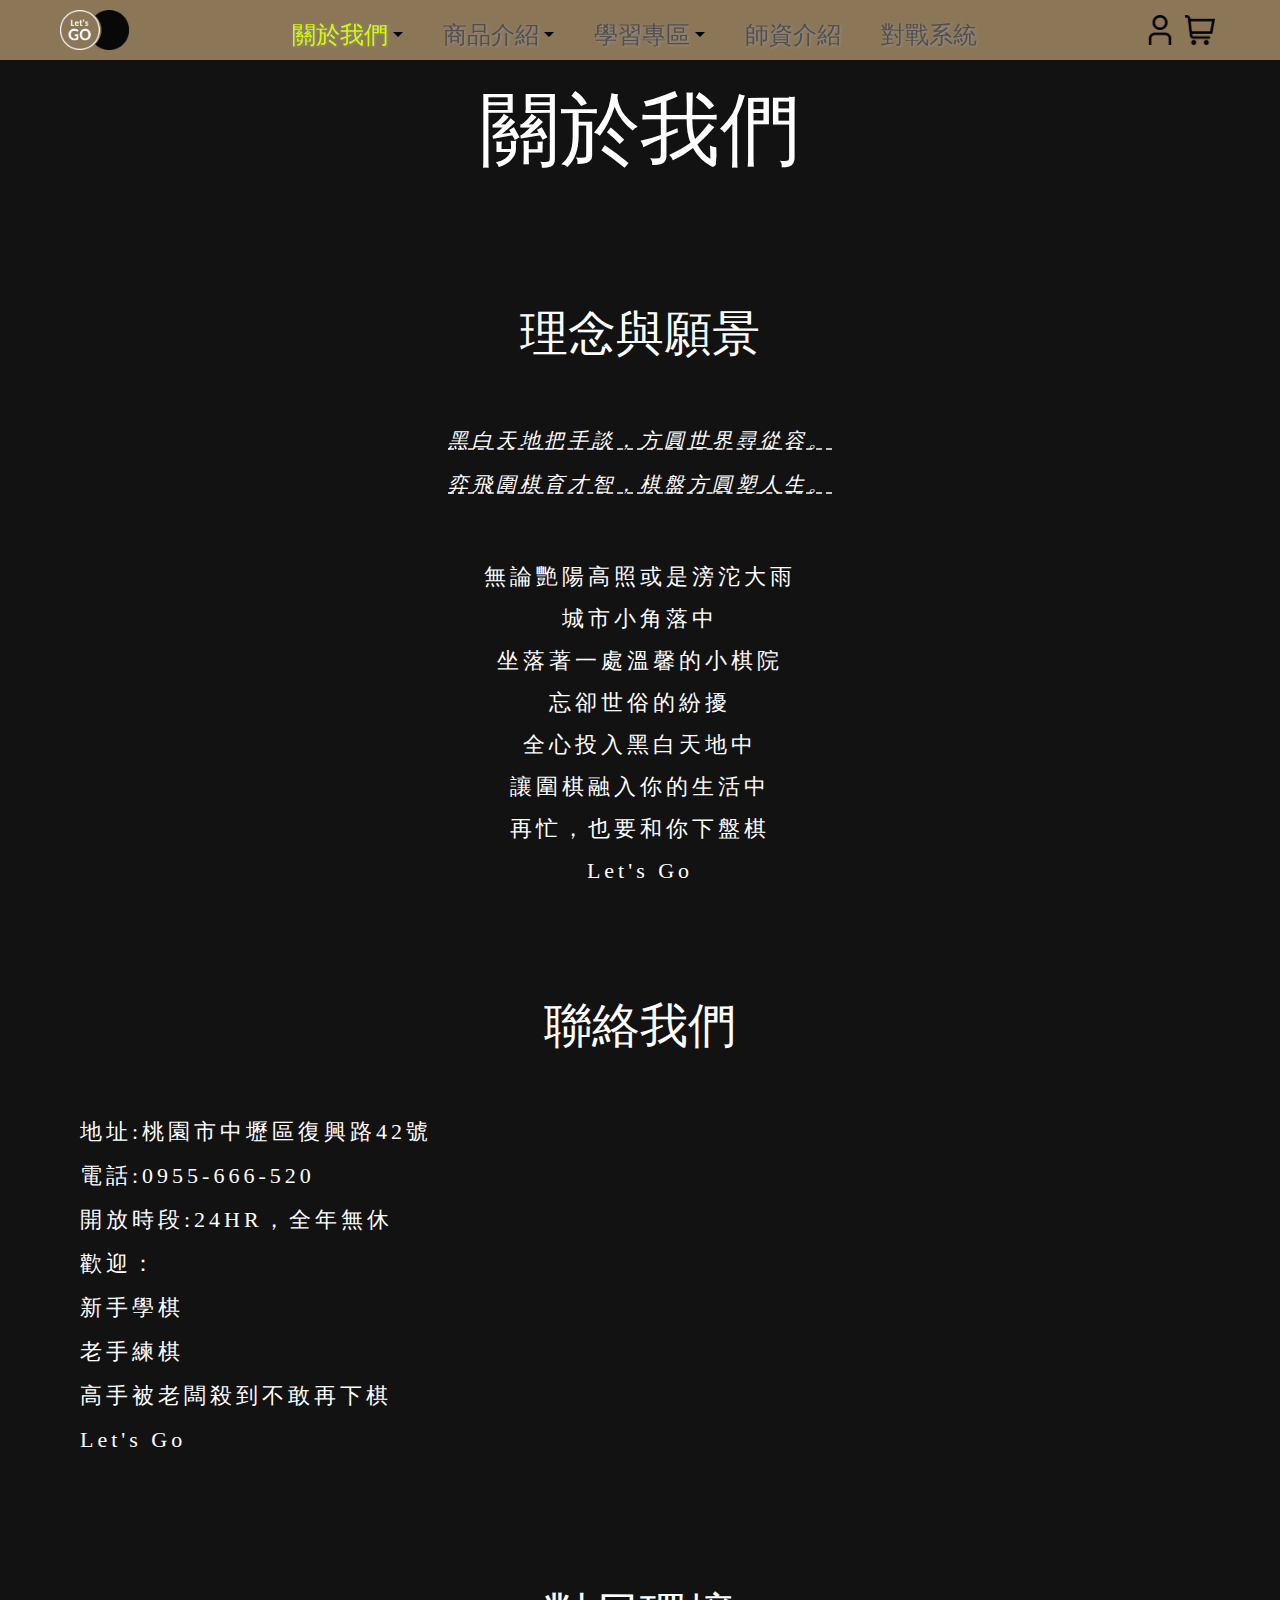
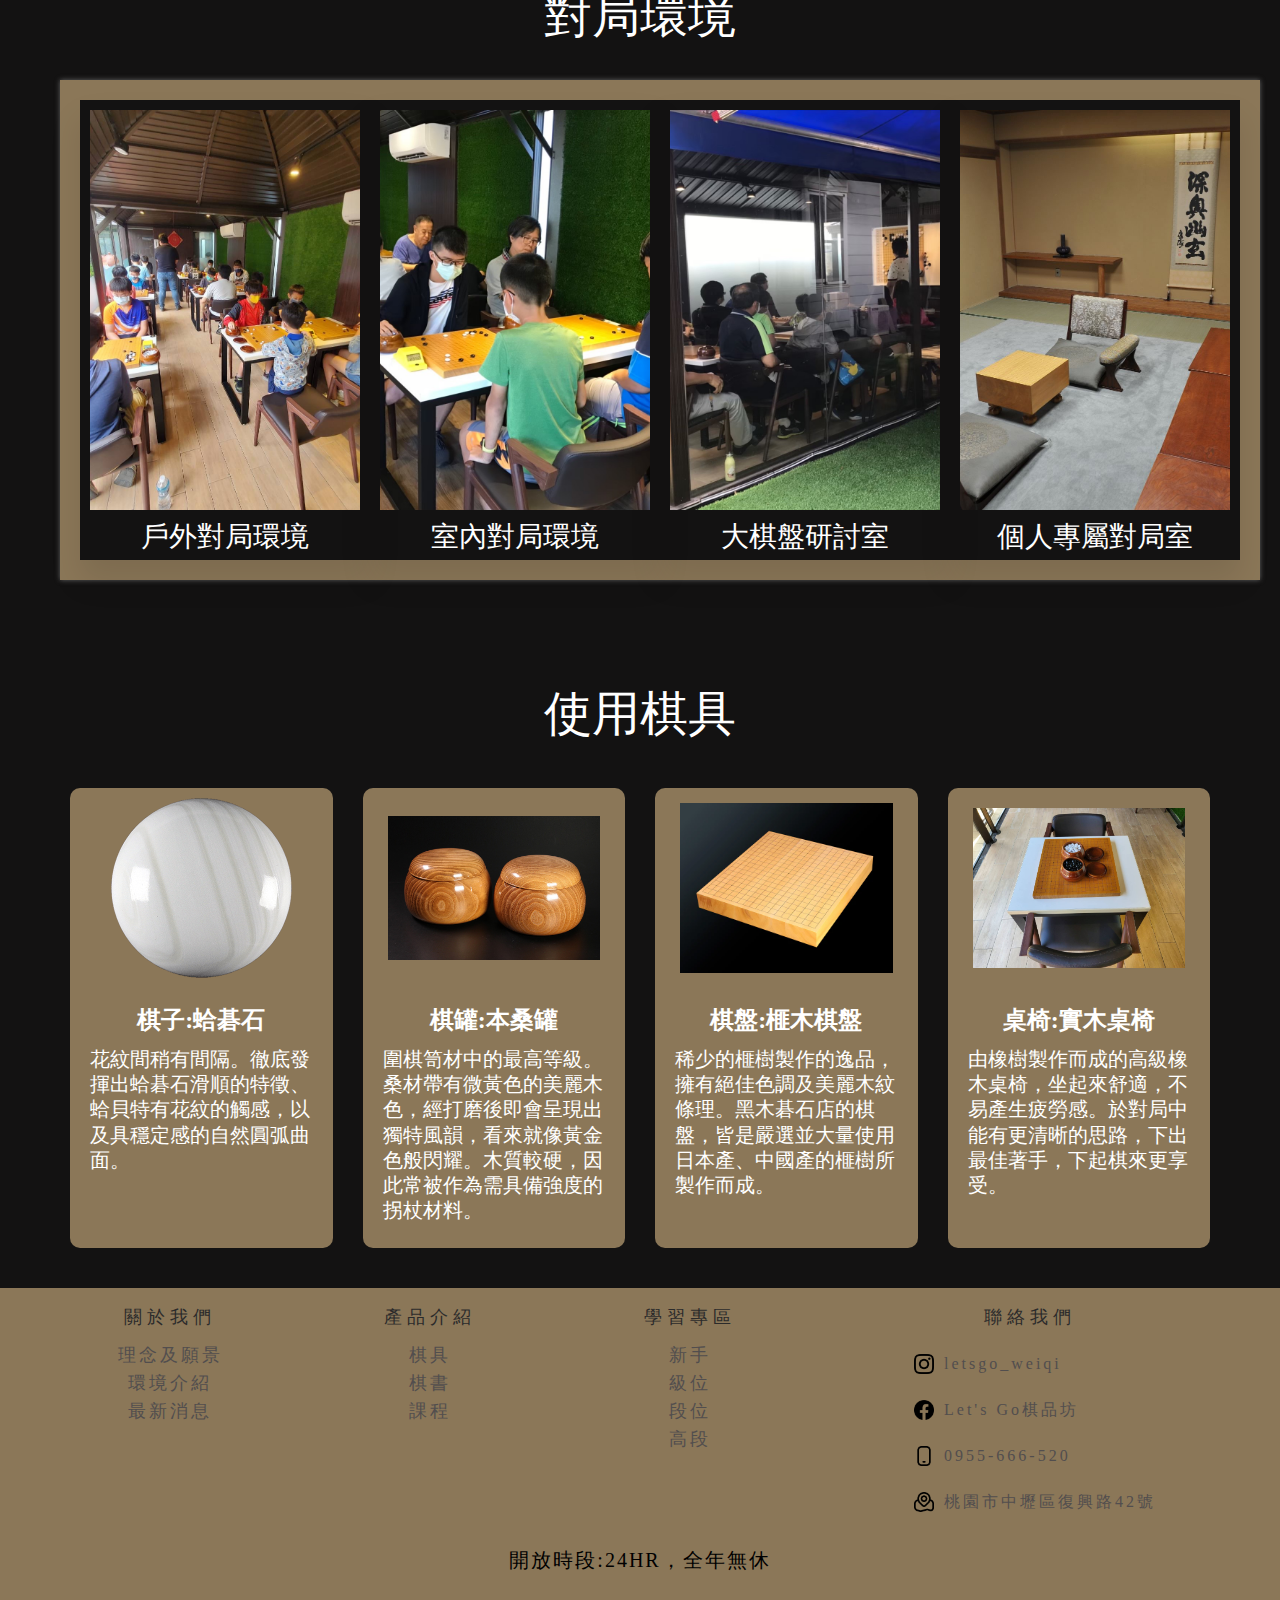
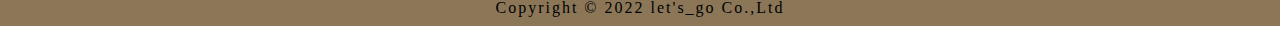
<file: about.html>
<!DOCTYPE html>
<html lang="en">
<head>
    <meta charset="UTF-8">
    <meta http-equiv="X-UA-Compatible" content="IE=edge">
    <meta name="viewport" content="width=device-width, initial-scale=1.0">
    <title>關於我們</title>
    <link rel="stylesheet" href="common.css">
    <link rel="stylesheet" href="header.css">
    <link rel="stylesheet" href="all.css">
</head>
<body>
    <header class="header">
        <input type="checkbox" name="" id="menu-switch">
        <div class="header_div">
            <div class="nav_logo">
                <a href="index.html"><img src="images/lets_go_ps.png" class="logo_img"></a>
            </div>
            <label class="hb" for="menu-switch">
                <span></span>
                <span></span>
                <span></span>  
            </label>
            <nav class="main_nav">
                <ul class="nav_ul">
                    <li class="list_wrap">
                        <a href="about.html" alt="關於我們" class="-on">關於我們<span class="triangle"></span></a>
                        <ul class="droplist">
                            <li><a href="#contact_us">聯絡我們</a></li>
                            <li><a href="#environment">環境介紹</a></li>
                        </ul>
                    </li>
                    <li class="list_wrap">
                        <a href="product.html" alt="商品介紹">商品介紹<span class="triangle"></span></a>
                        <ul class="droplist">
                            <li><a href="product.html#product_feature">精選商品</a></li>
                            <li><a href="product.html#product_new">最新商品</a></li>
                            <li><a href="product.html#product_hot">熱賣商品</a></li>
                            <li><a href="product.html#product_tools">圍棋棋具</a></li>
                            <li><a href="product.html#product_book">圍棋書籍</a></li>
                        </ul>
                    </li>
                    <li class="list_wrap">
                        <a href="course.html" alt="學習專區">學習專區<span class="triangle"></span></a>
                        <ul class="droplist">
                            <li class="droplist_learning">
                                <a href="#">精選定式<span class="triangle_right"></span></a>
                                <ul class="skill">
                                    <li><a href="">AI定式</a></li>
                                    <li><a href="">三三定式</a></li>
                                    <li><a href="">星位托退</a></li>
                                </ul>
                            </li>
                            <li class="droplist_learning">
                                <a href="#">新手<span class="triangle_right"></span></a>
                                <ul class="skill">
                                    <li><a href="#">數氣</a></li>
                                    <li><a href="#">吃子</a></li>
                                    <li><a href="#">逃跑</a></li>
                                </ul>
                            </li>
                            <li class="droplist_learning">
                                <a href="#">級位<span class="triangle_right"></span></a>
                                <ul class="skill">
                                    <li><a href="#">吃子方法</a></li>
                                    <li><a href="#">基本布局</a></li>
                                    <li><a href="#">基本定式</a></li>
                                </ul>
                            </li>
                            <li class="droplist_learning">
                                <a href="">段位<span class="triangle_right"></span></a>
                                <ul class="skill">
                                    <li><a href="#">布局套路</a></li>
                                    <li><a href="#">中盤攻殺</a></li>
                                    <li><a href="#">收官技巧</a></li>
                                </ul>
                            </li>
                        </ul>
                    </li>
                    <li class="list_wrap">
                        <a href="teacher.html" alt="師資介紹">師資介紹</a>
                    </li>
                    <li class="list_wrap">
                        <a href="play.html" alt="對戰系統">對戰系統</a>
                    </li>
                </ul>
            </nav> 
            <div class="nav_icon">
                <a href="member.html">
                    <img src="./images/user.png" alt="user" class="icon_img">
                </a>
                <a href="cart.html">
                    <img src="./images/shopping-cart.png" alt="cart" class="icon_img">
                </a>
            </div>
        </div>
    </header>

    <main class="about_main">
        <h1 class="about_h1">關於我們</h1>
        <section class="about_sec">
            <h2 class="about_h2">理念與願景</h2>
            <div class="about_blog">
                <div class="about_poem">
                    <p>黑白天地把手談，方圓世界尋從容。</p>
                    <p>弈飛圍棋育才智，棋盤方圓塑人生。</p>
                </div>
                <article class="about_blog_article">
                    <p>無論艷陽高照或是滂沱大雨</p>
                    <p>城市小角落中</p>
                    <p>坐落著一處溫馨的小棋院</p>
                    <p>忘卻世俗的紛擾</p>
                    <p>全心投入黑白天地中</p>
                    <p>讓圍棋融入你的生活中</p>
                    <p>再忙，也要和你下盤棋</p>
                    <p>Let's Go</p>
                </article>
            </div>
        </section>
        <section class="about_sec" id="contact_us">
            <h2 class="about_h2">聯絡我們</h2>
            <div class="about_contact_us_wrap row">
                <div class="about_contact_us_blog col-12 col-md-6">
                    <p>地址:桃園市中壢區復興路42號</p>
                    <p>電話:0955-666-520</p>
                    <p>開放時段:24HR，全年無休</p>
                    <p>歡迎：</p>
                    <p>新手學棋</p>
                    <p>老手練棋</p>
                    <p>高手被老闆殺到不敢再下棋</p>
                    <p>Let's Go</p>   
                </div>
                <div class="about_map col-12 col-md-6">
                    <iframe src="https://www.google.com/maps/embed?pb=!1m18!1m12!1m3!1d958.0871771351855!2d121.22432765618484!3d24.957418538696036!2m3!1f0!2f0!3f0!3m2!1i1024!2i768!4f13.1!3m3!1m2!1s0x34682237ccade7c1%3A0x30e2d74788b8fff!2zMzIw5qGD5ZyS5biC5Lit5aOi5Y2A5b6p6IiI6LevNDLomZ8!5e0!3m2!1szh-TW!2stw!4v1664196690324!5m2!1szh-TW!2stw" width="800" height="450" style="border:0;" allowfullscreen="" loading="lazy" referrerpolicy="no-referrer-when-downgrade"></iframe>
                </div>
            </div>
        </section>
        <section class="about_sec" id="environment">
            <h2 class="about_h2">對局環境</h2>
            <div class="slider_container">
                <div class="slider_wrap">
                    <div>
                        <img src="images/environment01.jpg" class="about_slider_img"/>
                    </div>
                    <span>戶外對局環境</span>
                </div>
                <div class="slider_wrap">
                    <div>
                        <img src="images/environment02.jpg" class="about_slider_img"/>
                    </div>
                    <span>室內對局環境</span>
                </div>
                <div class="slider_wrap">
                    <div>
                        <img src="images/environment03.jpg" class="about_slider_img"/>
                    </div>
                    <span>大棋盤研討室</span>
                </div>
                <div class="slider_wrap">
                    <div>
                        <img src="images/environment04.jfif" class="about_slider_img"/>
                    </div>
                    <span>個人專屬對局室</span>
                </div>
            </div>
            <div class="about_carousel">
                <div class="about_carouselbox">
                    <img src="images/environment01.jpg">
                    <span>戶外對局環境</span>
                </div>
                <div class="about_carouselbox">
                    <img src="images/environment02.jpg">
                    <span>室內對局環境</span>
                </div>
                <div class="about_carouselbox">
                    <img src="images/environment03.jpg">
                    <span>大棋盤研討室</span>
                </div>
                <div class="about_carouselbox">
                    <img src="images/environment04.jfif">
                    <span>個人專屬對局室</span>
                </div>
            </div>
        </section>
        <section class="about_sec">
            <h2 class="about_h2">使用棋具</h2>
            <div class="container">
                <div class="row about_tool_wrap_lg">
                    <div class="col-lg-3">
                        <div class="row about_tool_wrap">
                            <div class="col-12 col-md-3 col-lg-12">
                                <div class="about_toolimg">
                                    <img src="images/blossom.png" alt="">
                                </div>
                            </div>
                            <div class="col-12 col-md-9 col-lg-12">
                                <div class="about_tool_info">
                                    <h4 class="about_tool_title">
                                        棋子:蛤碁石
                                    </h4>
                                    <div class="about_tool_text">
                                        花紋間稍有間隔。徹底發揮出蛤碁石滑順的特徵、蛤貝特有花紋的觸感，以及具穩定感的自然圓弧曲面。
                                    </div>
                                </div>
                            </div>
                        </div>
                    </div>
                    <div class="col-lg-3">
                        <div class="row about_tool_wrap">
                            <div class="col-12 col-md-3 col-lg-12">
                                <div class="about_toolimg">
                                    <img src="images/wood_honkuwa.jpg" alt="">
                                </div>
                            </div>
                            <div class="col-12 col-md-9 col-lg-12">
                                <div class="about_tool_info">
                                    <h4 class="about_tool_title">
                                        棋罐:本桑罐
                                    </h4>
                                    <div class="about_tool_text">
                                        圍棋笥材中的最高等級。桑材帶有微黃色的美麗木色，經打磨後即會呈現出獨特風韻，看來就像黃金色般閃耀。木質較硬，因此常被作為需具備強度的拐杖材料。
                                    </div>
                                </div>
                            </div>
                        </div>
                    </div>
                    <div class="col-lg-3">
                        <div class="row about_tool_wrap">
                            <div class="col-12 col-md-3 col-lg-12">
                                <div class="about_toolimg">
                                    <img src="images/go_board60mm.webp" alt="">
                                </div>
                            </div>
                            <div class="col-12 col-md-9 col-lg-12 ">
                                <div class="about_tool_info">
                                    <h4 class="about_tool_title">
                                        棋盤:榧木棋盤
                                    </h4>
                                    <div class="about_tool_text">
                                        稀少的榧樹製作的逸品，擁有絕佳色調及美麗木紋條理。黑木碁石店的棋盤，皆是嚴選並大量使用日本產、中國產的榧樹所製作而成。
                                    </div>
                                </div>
                            </div>
                        </div>
                    </div>
                    <div class="col-lg-3">
                        <div class="row about_tool_wrap">
                            <div class="col-12 col-md-3 col-lg-12">
                                <div class="about_toolimg">
                                    <img src="images/table.jpg" alt="">
                                </div>
                            </div>
                            <div class="col-12 col-md-9 col-lg-12 ">
                                <div class="about_tool_info">
                                    <h4 class="about_tool_title">
                                        桌椅:實木桌椅
                                    </h4>
                                    <div class="about_tool_text">
                                        由橡樹製作而成的高級橡木桌椅，坐起來舒適，不易產生疲勞感。於對局中能有更清晰的思路，下出最佳著手，下起棋來更享受。
                                    </div>
                                </div>
                            </div>
                        </div>
                    </div>
                </div>
            </div>
        </section>
    </main>
    <footer class="footer">
        <div class="footer_block">
            <ul class="footer_ul">
                <li class="footer_list">
                    <a href="#" alt="關於我們">關於我們</a>
                    <ul class="footer_ul_inner">
                        <li><a href="#">理念及願景</a></li>
                        <li><a href="#">環境介紹</a></li>
                        <li><a href="#">最新消息</a></li>
                    </ul>
                </li>
                <li class="footer_list">
                    <a href="#" alt="產品介紹">產品介紹</a>
                    <ul class="footer_ul_inner">
                        <li><a href="#">棋具</a></li>
                        <li><a href="#">棋書</a></li>
                        <li><a href="#">課程</a></li>
                    </ul>
                </li>
                <li class="footer_list">
                    <a href="#" alt="學習專區">學習專區</a>
                    <ul class="footer_ul_inner">
                        <li><a href="#">新手</a></li>
                        <li><a href="#">級位</a></li>
                        <li><a href="#">段位</a></li>
                        <li><a href="#">高段</a></li>
                    </ul>
                </li>
                <li class="footer_list">
                    <a href="#" alt="學習專區">聯絡我們</a>
                    <ul class="footer_ul_inner">
                        <li class="contact_list">
                            <img src="./images/instagram.png">
                            <p>letsgo_weiqi</p>
                        </li>
                        <li class="contact_list">
                            <img src="./images/facebook.png">
                            <p>Let's Go棋品坊</p>
                        </li>
                        <li class="contact_list">
                            <img src="./images/mobile-button.png">
                            <p>0955-666-520</p>
                        </li>
                        <li class="contact_list">
                            <img src="./images/map-marker.png">
                            <p>桃園市中壢區復興路42號</p>
                        </li>
                    </ul>
                </li>
            </ul>
            <div class="footer_opentime">
                開放時段:24HR，全年無休
            </div>
            <div class="copyright">
                Copyright © 2022 let's_go Co.,Ltd
            </div>
        </div>
    </footer>
</body>
</html>
</file>
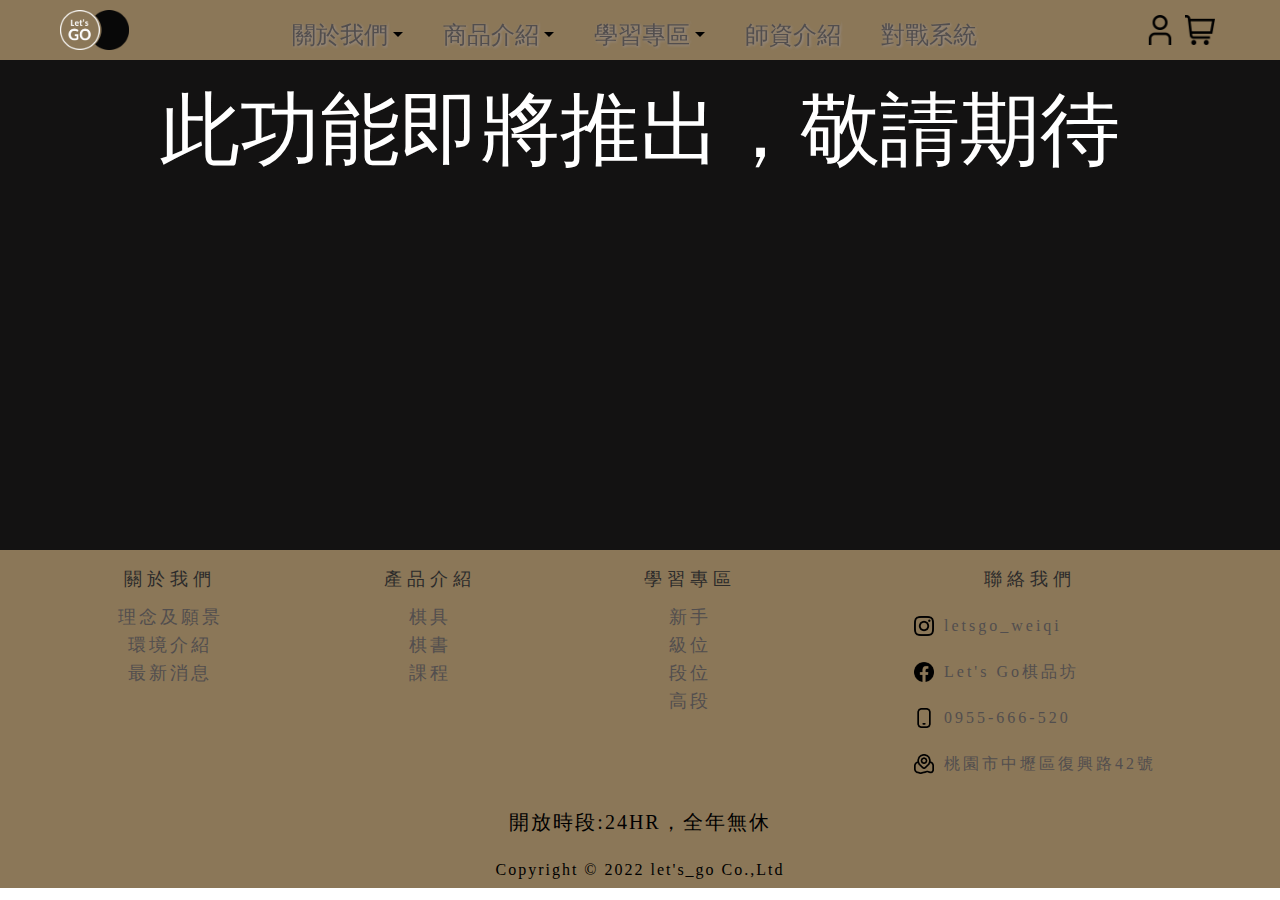
<file: cart.html>
<!DOCTYPE html>
<html lang="en">
<head>
    <meta charset="UTF-8">
    <meta http-equiv="X-UA-Compatible" content="IE=edge">
    <meta name="viewport" content="width=device-width, initial-scale=1.0">
    <title>購物車</title>
    <link rel="stylesheet" href="common.css">
    <link rel="stylesheet" href="header.css">
    <link rel="stylesheet" href="all.css">
    <style>
        .cart_main{
            background-color: #131212;
            width: 100%;
            height: calc(100vh - 60px - 350px);
            box-sizing: border-box;
            padding-bottom: 50px;
        }
        .cart_sec{
            max-width: var(--page-width);
            width: 100%;
            margin: auto;
        }
        .cart_h1{
            font-size: 80px;
            color: #fff;
            text-align: center;
            margin: 60px auto 0;
            padding: 30px;
        }
    </style>
</head>
<body>
    <header class="header">
        <input type="checkbox" name="" id="menu-switch">
        <div class="header_div">
            <div class="nav_logo">
                <a href="index.html"><img src="images/lets_go_ps.png" class="logo_img"></a>
            </div>
            <label class="hb" for="menu-switch">
                <span></span>
                <span></span>
                <span></span>  
            </label>
            <nav class="main_nav">
                <ul class="nav_ul">
                    <li class="list_wrap">
                        <a href="about.html" alt="關於我們">關於我們<span class="triangle"></span></a>
                        <ul class="droplist">
                            <li><a href="about.html#contact_us">聯絡我們</a></li>
                            <li><a href="about.html#environment">環境介紹</a></li>
                        </ul>
                    </li>
                    <li class="list_wrap">
                        <a href="product.html" alt="商品介紹">商品介紹<span class="triangle"></span></a>
                        <ul class="droplist">
                            <li><a href="product.html#product_feature">精選商品</a></li>
                            <li><a href="product.html#product_new">最新商品</a></li>
                            <li><a href="product.html#product_hot">熱賣商品</a></li>
                            <li><a href="product.html#product_tools">圍棋棋具</a></li>
                            <li><a href="product.html#product_book">圍棋書籍</a></li>
                        </ul>
                    </li>
                    <li class="list_wrap">
                        <a href="course.html" alt="學習專區">學習專區<span class="triangle"></span></a>
                        <ul class="droplist">
                            <li class="droplist_learning">
                                <a href="#">精選定式<span class="triangle_right"></span></a>
                                <ul class="skill">
                                    <li><a href="">AI定式</a></li>
                                    <li><a href="">三三定式</a></li>
                                    <li><a href="">星位托退</a></li>
                                </ul>
                            </li>
                            <li class="droplist_learning">
                                <a href="#">新手<span class="triangle_right"></span></a>
                                <ul class="skill">
                                    <li><a href="">數氣</a></li>
                                    <li><a href="">吃子</a></li>
                                    <li><a href="">逃跑</a></li>
                                </ul>
                            </li>
                            <li class="droplist_learning">
                                <a href="#">級位<span class="triangle_right"></span></a>
                                <ul class="skill">
                                    <li><a href="">吃子方法</a></li>
                                    <li><a href="">基本布局</a></li>
                                    <li><a href="">基本定式</a></li>
                                </ul>
                            </li>
                            <li class="droplist_learning">
                                <a href="">段位<span class="triangle_right"></span></a>
                                <ul class="skill">
                                    <li><a href="">布局套路</a></li>
                                    <li><a href="">中盤攻殺</a></li>
                                    <li><a href="">收官技巧</a></li>
                                </ul>
                            </li>
                        </ul>
                    </li>
                    <li class="list_wrap">
                        <a href="teacher.html" alt="師資介紹">師資介紹</a>
                    </li>
                    <li class="list_wrap">
                        <a href="play.html" alt="對戰系統">對戰系統</a>
                    </li>
                </ul>
            </nav> 
            <div class="nav_icon">
                <a href="member.html">
                    <img src="./images/user.png" alt="user" class="icon_img">
                </a>
                <a href="cart.html">
                    <img src="./images/shopping-cart.png" alt="cart" class="icon_img">
                </a>
            </div>
        </div>
    </header>
    <main class="cart_main">
        <section class="cart_sec">
            <h1 class="cart_h1">此功能即將推出，敬請期待</h1>
        </section>
    </main>

    <footer class="footer">
        <div class="footer_block">
            <ul class="footer_ul">
                <li class="footer_list">
                    <a href="#" alt="關於我們">關於我們</a>
                    <ul class="footer_ul_inner">
                        <li><a href="#">理念及願景</a></li>
                        <li><a href="#">環境介紹</a></li>
                        <li><a href="#">最新消息</a></li>
                    </ul>
                </li>
                <li class="footer_list">
                    <a href="#" alt="產品介紹">產品介紹</a>
                    <ul class="footer_ul_inner">
                        <li><a href="#">棋具</a></li>
                        <li><a href="#">棋書</a></li>
                        <li><a href="#">課程</a></li>
                    </ul>
                </li>
                <li class="footer_list">
                    <a href="#" alt="學習專區">學習專區</a>
                    <ul class="footer_ul_inner">
                        <li><a href="#">新手</a></li>
                        <li><a href="#">級位</a></li>
                        <li><a href="#">段位</a></li>
                        <li><a href="#">高段</a></li>
                    </ul>
                </li>
                <li class="footer_list">
                    <a href="#" alt="學習專區">聯絡我們</a>
                    <ul class="footer_ul_inner">
                        <li class="contact_list">
                            <img src="./images/instagram.png">
                            <p>letsgo_weiqi</p>
                        </li>
                        <li class="contact_list">
                            <img src="./images/facebook.png">
                            <p>Let's Go棋品坊</p>
                        </li>
                        <li class="contact_list">
                            <img src="./images/mobile-button.png">
                            <p>0955-666-520</p>
                        </li>
                        <li class="contact_list">
                            <img src="./images/map-marker.png">
                            <p>桃園市中壢區復興路42號</p>
                        </li>
                    </ul>
                </li>
            </ul>
            <div class="footer_opentime">
                開放時段:24HR，全年無休
            </div>
            <div class="copyright">
                Copyright © 2022 let's_go Co.,Ltd
            </div>
        </div>
    </footer>
</body>
</html>
</file>
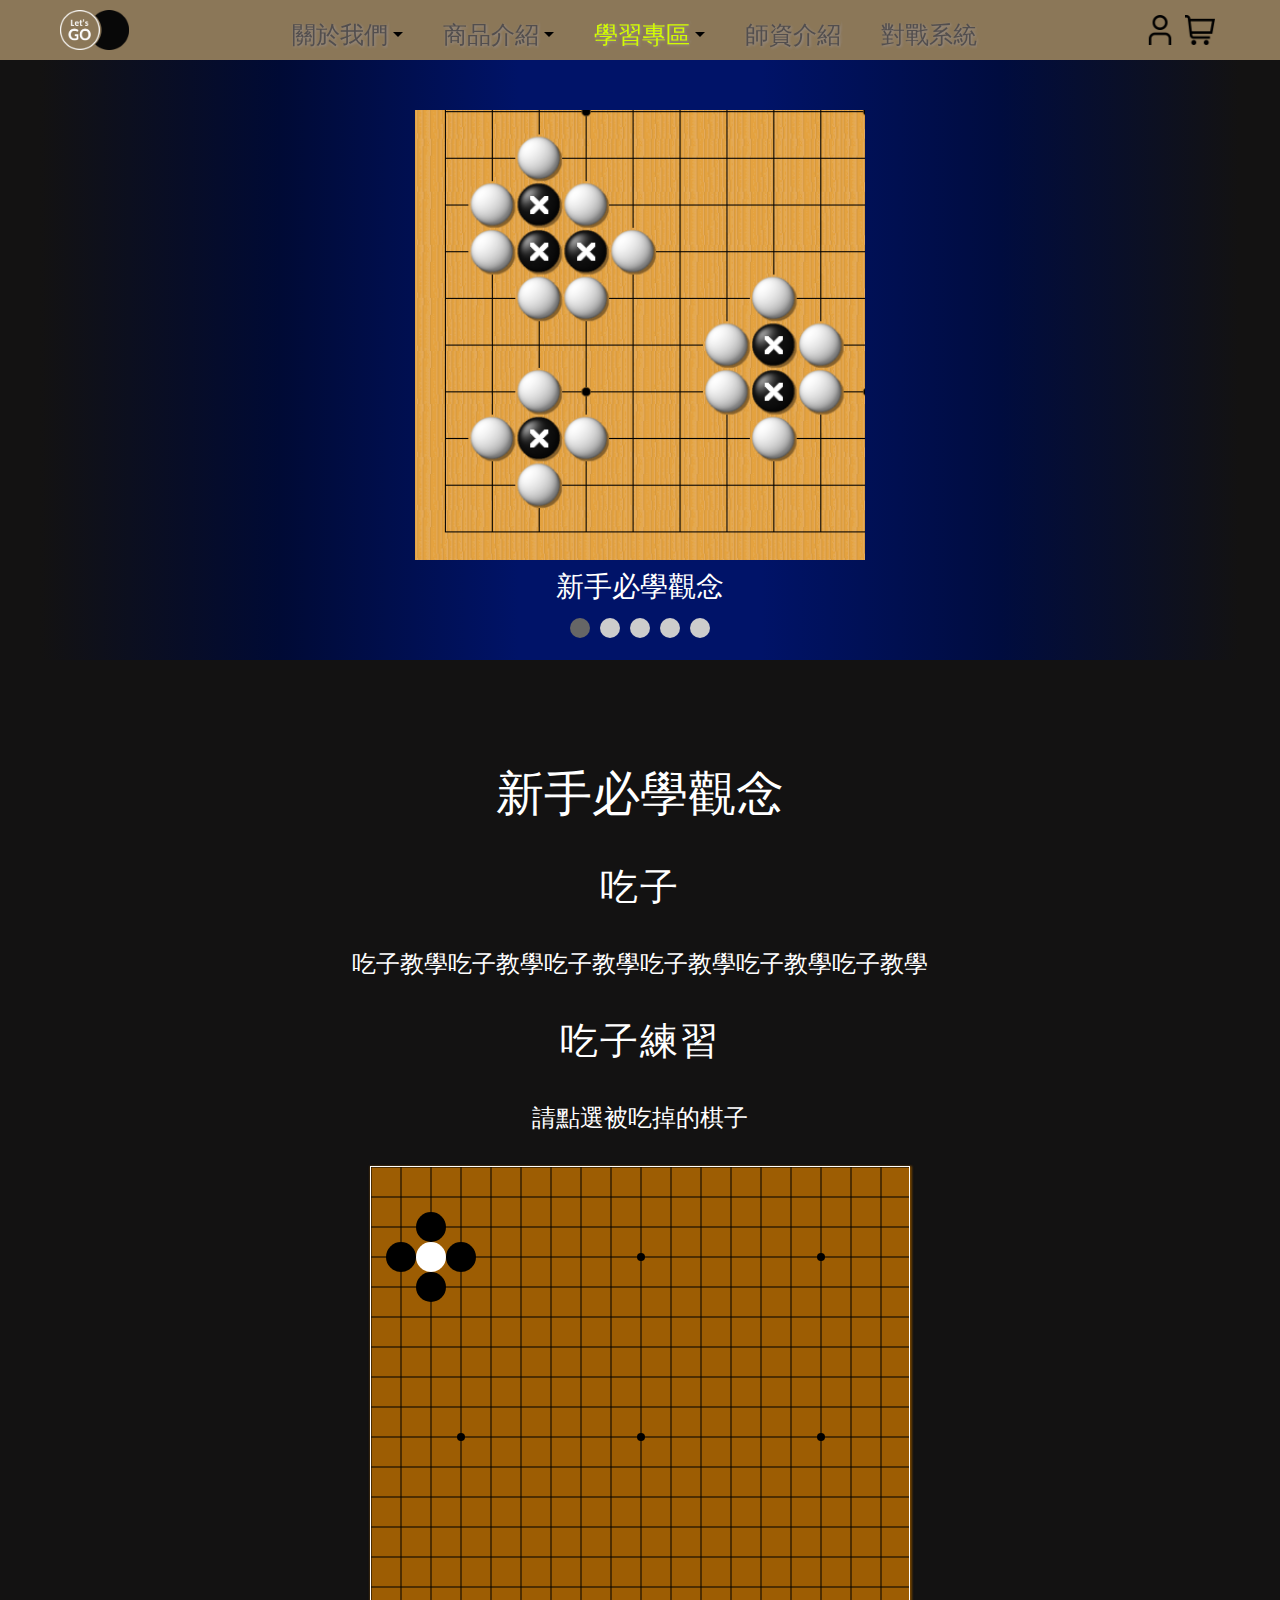
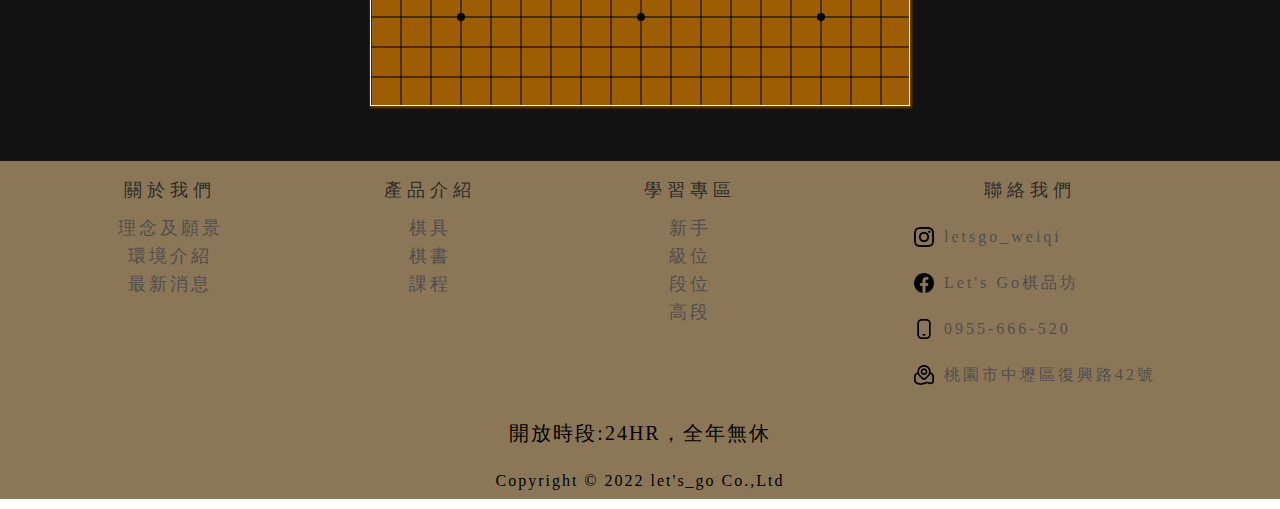
<file: course.html>
<!DOCTYPE html>
<html lang="en">
<head>
    <meta charset="UTF-8">
    <meta http-equiv="X-UA-Compatible" content="IE=edge">
    <meta name="viewport" content="width=device-width, initial-scale=1.0">
    <title>學習專區</title>
    <link rel="stylesheet" href="common.css">
    <link rel="stylesheet" href="header.css">
    <link rel="stylesheet" href="all.css">
    <script src="./jquery-3.6.1.js"></script>
    <script src="https://cdnjs.cloudflare.com/ajax/libs/jquery/3.6.1/jquery.js"></script>
    <script src="./all.js"></script>

</head>
<body>
    <header class="header">
        <input type="checkbox" name="" id="menu-switch">
        <div class="header_div">
            <div class="nav_logo">
                <a href="index.html"><img src="images/lets_go_ps.png" class="logo_img"></a>
            </div>
            <label class="hb" for="menu-switch">
                <span></span>
                <span></span>
                <span></span>  
            </label>
            <nav class="main_nav">
                <ul class="nav_ul">
                    <li class="list_wrap">
                        <a href="about.html" alt="關於我們">關於我們<span class="triangle"></span></a>
                        <ul class="droplist">
                            <li><a href="about.html#contact_us">聯絡我們</a></li>
                            <li><a href="about.html#environment">環境介紹</a></li>
                        </ul>
                    </li>
                    <li class="list_wrap">
                        <a href="product.html" alt="商品介紹">商品介紹<span class="triangle"></span></a>
                        <ul class="droplist">
                            <li><a href="product.html#product_feature">精選商品</a></li>
                            <li><a href="product.html#product_new">最新商品</a></li>
                            <li><a href="product.html#product_hot">熱賣商品</a></li>
                            <li><a href="product.html#product_tools">圍棋棋具</a></li>
                            <li><a href="product.html#product_book">圍棋書籍</a></li>
                        </ul>
                    </li>
                    <li class="list_wrap">
                        <a href="course.html" alt="學習專區" class="-on">學習專區<span class="triangle"></span></a>
                        <ul class="droplist">
                            <li class="droplist_learning">
                                <a href="#">精選定式<span class="triangle_right"></span></a>
                                <ul class="skill">
                                    <li><a href="">AI定式</a></li>
                                    <li><a href="">三三定式</a></li>
                                    <li><a href="">星位托退</a></li>
                                </ul>
                            </li>
                            <li class="droplist_learning">
                                <a href="#">新手<span class="triangle_right"></span></a>
                                <ul class="skill">
                                    <li><a href="">數氣</a></li>
                                    <li><a href="">吃子</a></li>
                                    <li><a href="">逃跑</a></li>
                                </ul>
                            </li>
                            <li class="droplist_learning">
                                <a href="#">級位<span class="triangle_right"></span></a>
                                <ul class="skill">
                                    <li><a href="">吃子方法</a></li>
                                    <li><a href="">基本布局</a></li>
                                    <li><a href="">基本定式</a></li>
                                </ul>
                            </li>
                            <li class="droplist_learning">
                                <a href="">段位<span class="triangle_right"></span></a>
                                <ul class="skill">
                                    <li><a href="">布局套路</a></li>
                                    <li><a href="">中盤攻殺</a></li>
                                    <li><a href="">收官技巧</a></li>
                                </ul>
                            </li>
                        </ul>
                    </li>
                    <li class="list_wrap">
                        <a href="teacher.html" alt="師資介紹">師資介紹</a>
                    </li>
                    <li class="list_wrap">
                        <a href="play.html" alt="對戰系統">對戰系統</a>
                    </li>
                </ul>
            </nav> 
            <div class="nav_icon">
                <a href="member.html">
                    <img src="./images/user.png" alt="user" class="icon_img">
                </a>
                <a href="cart.html">
                    <img src="./images/shopping-cart.png" alt="cart" class="icon_img">
                </a>
            </div>
        </div>
    </header>
    <main class="course_main">
        <section class="course_sec course_sec_carousel">
            <div id="sliderBoard">
                <ul id="content">
                    <li>
                        <img src="images/course_car1.png" class="image">
                        <div class="course_img_txt">
                             新手必學觀念
                        </div>
                    </li>
                    <li>
                        <img src="images/course_car2.png" class="image">
                        <div class="course_img_txt">
                            級位必學觀念
                        </div>
                    </li>
                    <li>
                        <img src="images/course_car3.png"image">
                        <div class="course_img_txt">
                            段位必學觀念
                        </div>
                    </li>
                    <li>
                        <img src="images/course_car4.png" class="image">
                        <div class="course_img_txt">
                            經典精選定式
                        </div>
                    </li>
                    <li>
                        <img src="images/course_car5.png" class="image">
                        <div class="course_img_txt">
                            最新AI定式解析
                        </div>
                    </li>
                </ul>
                <ul id="contentButton">
                </ul>
	        </div>
        </section>
        <section class="course_sec">
            <h2 class="course_h2">新手必學觀念</h2>
            <h3 class="course_h3">吃子</h3>
            <p class="course_p">吃子教學吃子教學吃子教學吃子教學吃子教學吃子教學</p>
            <h3 class="course_h3">吃子練習</h3>
                <p class="course_p">請點選被吃掉的棋子</p>
            <div class="goboard">
                
                <div class="boardcircle">
                    <div class="circle1"></div>
                    <div class="circle2"></div>
                    <div class="circle3"></div>
                    <div class="circle4"></div>
                    <div class="circle5"></div>
                    <div class="circle6"></div>
                    <div class="circle7"></div>
                    <div class="circle8"></div>
                    <div class="circle9"></div>
                </div>
                <div class="joseki7 joseki">
                    <div class="go7_1 wrong"></div>
                    <div class="go7_2"></div>
                    <div class="go7_3 wrong"></div>
                    <div class="go7_4 wrong"></div>
                    <div class="go7_5 wrong"></div>
                    <div class="go7_6 wrong"></div>
                    <div class="go7_7 wrong"></div>
                </div>
            </div>
        </section>
    </main>
    <footer class="footer">
        <div class="footer_block">
            <ul class="footer_ul">
                <li class="footer_list">
                    <a href="#" alt="關於我們">關於我們</a>
                    <ul class="footer_ul_inner">
                        <li><a href="#">理念及願景</a></li>
                        <li><a href="#">環境介紹</a></li>
                        <li><a href="#">最新消息</a></li>
                    </ul>
                </li>
                <li class="footer_list">
                    <a href="#" alt="產品介紹">產品介紹</a>
                    <ul class="footer_ul_inner">
                        <li><a href="#">棋具</a></li>
                        <li><a href="#">棋書</a></li>
                        <li><a href="#">課程</a></li>
                    </ul>
                </li>
                <li class="footer_list">
                    <a href="#" alt="學習專區">學習專區</a>
                    <ul class="footer_ul_inner">
                        <li><a href="#">新手</a></li>
                        <li><a href="#">級位</a></li>
                        <li><a href="#">段位</a></li>
                        <li><a href="#">高段</a></li>
                    </ul>
                </li>
                <li class="footer_list">
                    <a href="#" alt="學習專區">聯絡我們</a>
                    <ul class="footer_ul_inner">
                        <li class="contact_list">
                            <img src="./images/instagram.png">
                            <p>letsgo_weiqi</p>
                        </li>
                        <li class="contact_list">
                            <img src="./images/facebook.png">
                            <p>Let's Go棋品坊</p>
                        </li>
                        <li class="contact_list">
                            <img src="./images/mobile-button.png">
                            <p>0955-666-520</p>
                        </li>
                        <li class="contact_list">
                            <img src="./images/map-marker.png">
                            <p>桃園市中壢區復興路42號</p>
                        </li>
                    </ul>
                </li>
            </ul>
            <div class="footer_opentime">
                開放時段:24HR，全年無休
            </div>
            <div class="copyright">
                Copyright © 2022 let's_go Co.,Ltd
            </div>
        </div>
    </footer>
    
</body>
</html>
</file>
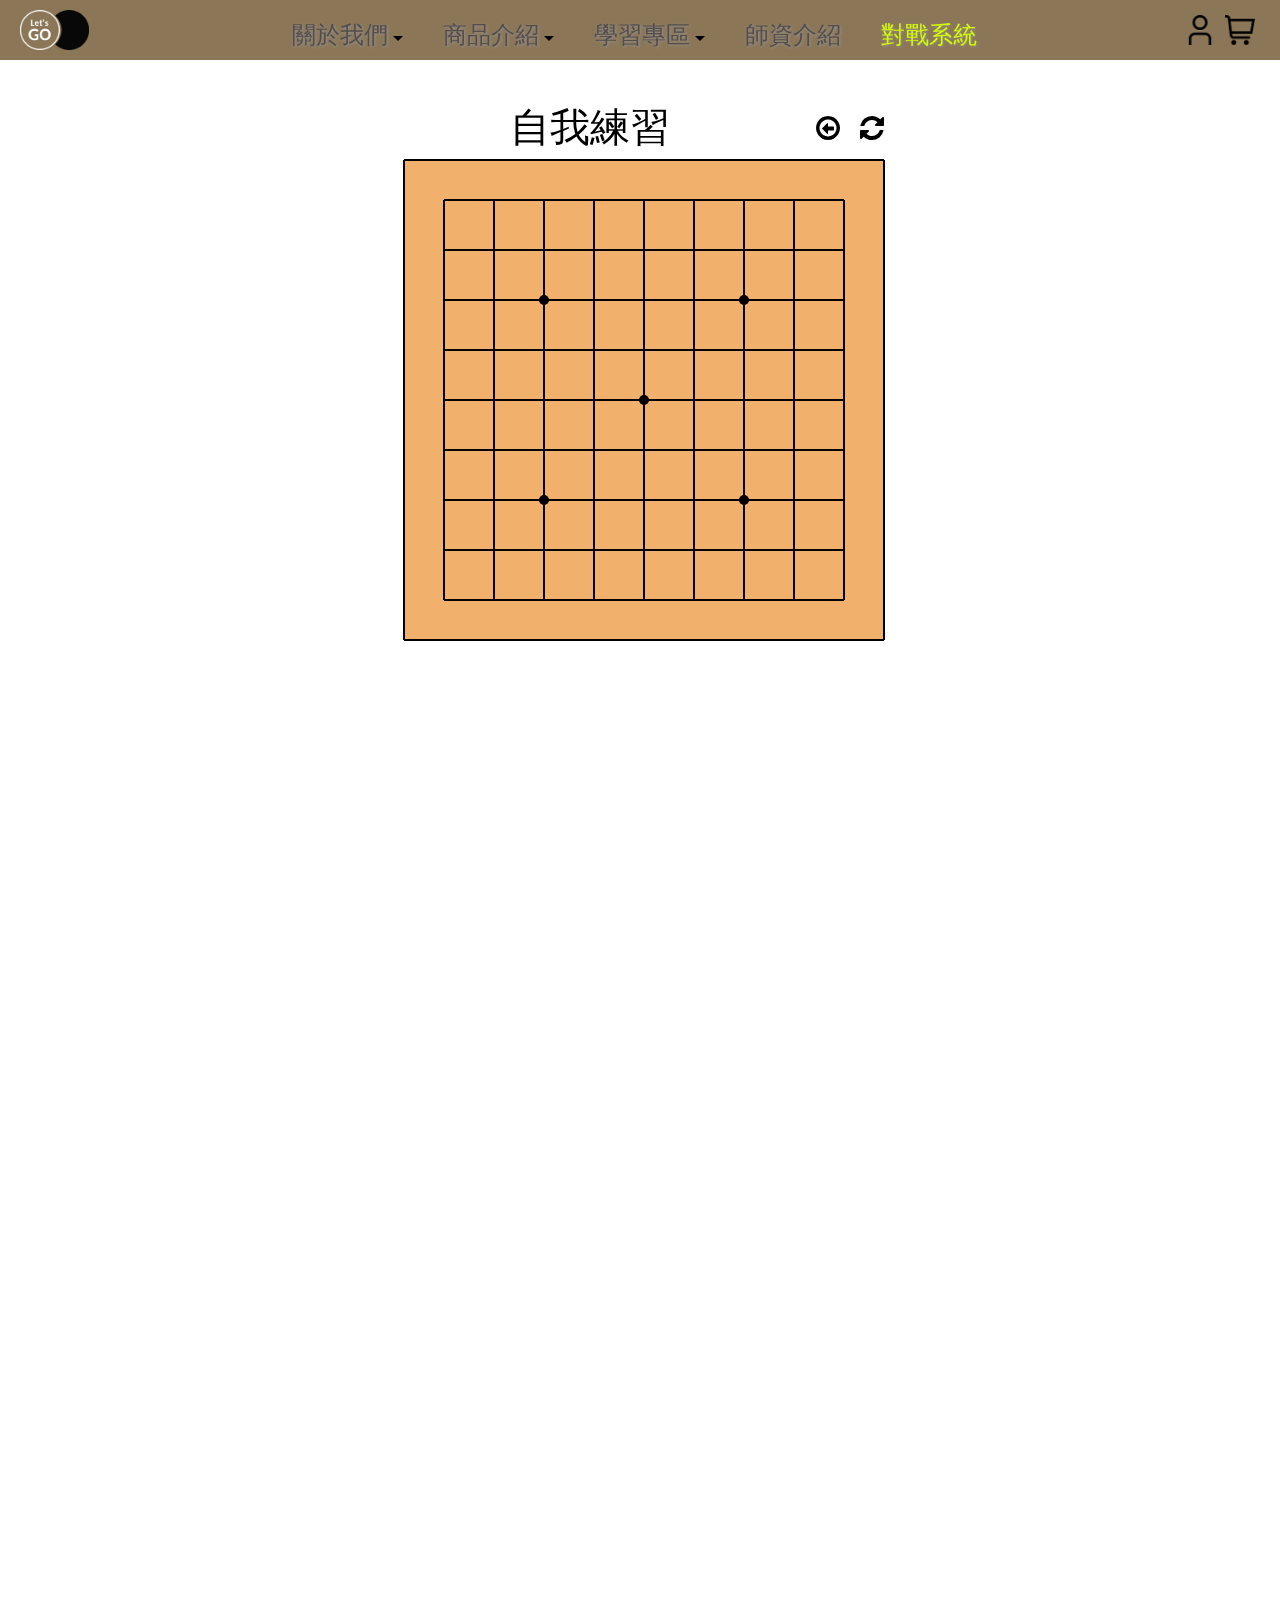
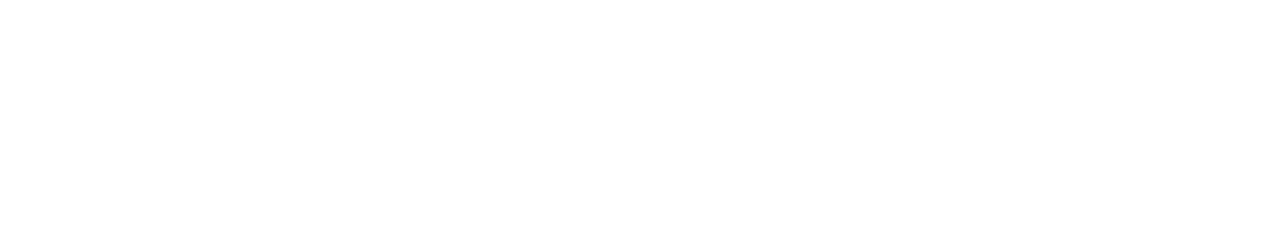
<file: gogame.html>
<!DOCTYPE html>
<html lang="en">
<head>
    <meta charset="UTF-8">
    <meta http-equiv="X-UA-Compatible" content="IE=edge">
    <meta name="viewport" content="width=device-width, initial-scale=1.0">
    <title>自我練習</title>
    <link rel="stylesheet" href="header.css">
	<link rel="stylesheet" href="font-awesome-4.7.0/css/font-awesome.min.css">
    <link href="https://fonts.googleapis.com/css?family=Bungee+Shade" rel="stylesheet">
    <link rel="stylesheet" href="https://cdnjs.cloudflare.com/ajax/libs/jquery/3.6.1/jquery.min.js" type="text/javascript">
	<script src="jQuery-go.js"></script>
    <style>
		*{
			margin: 0;
			padding: 0;
			box-sizing: border-box;
		}
		.main{
    		width: 100%;
    		box-sizing: border-box;
		}
		.section{
			max-width: var(--page-width);
			width: 100%;
			/* margin: auto; */
			overflow: hidden;
		}
		.wrap{
			margin: 100px 10%;
			display: inline-block;
			position: relative;
		}
		.options-bar {
			width: 500px;
			font-size: 40px;
			color: #000;
			font-family: "Bungee Shade";
			text-align: center;
			cursor: default;
		}
		
		.btn {
			float: right;
			color: #000;
			font-size: 28px;
			cursor: pointer;
			line-height: 55px;
			margin-left: 20px;
			position: relative;
			display: inline-block;
		}
		
		.btn:hover {
			color: #ccc;
		}
		
		.btn .tooltiptext {
			visibility: hidden;
			font-family: sans-serif;
			width: 100px;
			background: #000;
			color: #fff;
			text-align: center;
			border-radius: 6px;
			padding: 5px 0;
			line-height: 20px;
			font-size: 22px;
			
			position: absolute;
			z-index: 1;
			top: 90%;
			left: 50%;
			margin-left: -50px;
		}
		
		.reset-btn .tooltiptext {
			width: 140px; 
			margin-left: -70px;
		}
		
		.btn .tooltiptext::after {
			content: "";
			position: absolute;
			bottom: 100%;
			left: 50%;
			margin-left: -5px;
			border-width: 5px;
			border-style: solid;
			border-color: transparent transparent black transparent;
		}
		
		.btn:hover .tooltiptext {
			visibility: visible;
		}
		
		canvas {
			position: absolute;
			z-index: -10;
		}
		
		.board {
			position: absolute;
			padding: 20px 0 0 35px;
		}
		
		.row {
			clear: both;
			overflow: hidden;
		}
		
		.box {
			width: 48px;
			height: 48px;
			margin: 1px;
			float: left;
			border-radius: 100%;
			box-sizing: border-box;
			cursor: default;
			box-shadow: 3px 0px 5px #755F31;
		}
		
		.hide {
			border: none;
			background: transparent;
			cursor: pointer;
			box-shadow: none;
		}
		
		.black {
			background: #060606;
		}
		
		.white {
			background: #fff;
		}
		
		.invalid {
			background: #f00;	
		}
		
		#test {
			margin-left: 520px;
			font-size: 16px;
			opacity: 0;    
		}
		@media screen and (min-width:768px){
			.wrap{
				margin: 100px 20%;
			}
		}
		@media screen and (min-width:952px){
			.wrap{
				margin: 100px 25%;
			}
		}
		@media screen and (min-width:1024px){
			.wrap{
				margin: 100px 30%;
			}
		}
        </style>
</head>
<body>
	<header class="header">
        <input type="checkbox" name="" id="menu-switch">
        <div class="header_div">
            <div class="nav_logo">
                <a href="index.html"><img src="images/lets_go_ps.png" class="logo_img"></a>
            </div>
            <label class="hb" for="menu-switch">
                <span></span>
                <span></span>
                <span></span>  
            </label>
            <nav class="main_nav">
                <ul class="nav_ul">
                    <li class="list_wrap">
                        <a href="about.html" alt="關於我們">關於我們<span class="triangle"></span></a>
                        <ul class="droplist">
                            <li><a href="about.html#contact_us">聯絡我們</a></li>
                            <li><a href="about.html#environment">環境介紹</a></li>
                        </ul>
                    </li>
                    <li class="list_wrap">
                        <a href="product.html" alt="商品介紹">商品介紹<span class="triangle"></span></a>
                        <ul class="droplist">
                            <li><a href="product.html#product_feature">精選商品</a></li>
                            <li><a href="product.html#product_new">最新商品</a></li>
                            <li><a href="product.html#product_hot">熱賣商品</a></li>
                            <li><a href="product.html#product_tools">圍棋棋具</a></li>
                            <li><a href="product.html#product_book">圍棋書籍</a></li>
                        </ul>
                    </li>
                    <li class="list_wrap">
                        <a href="course.html" alt="學習專區">學習專區<span class="triangle"></span></a>
                        <ul class="droplist">
                            <li class="droplist_learning">
                                <a href="#">精選定式<span class="triangle_right"></span></a>
                                <ul class="skill">
                                    <li><a href="">AI定式</a></li>
                                    <li><a href="">三三定式</a></li>
                                    <li><a href="">星位托退</a></li>
                                </ul>
                            </li>
                            <li class="droplist_learning">
                                <a href="#">新手<span class="triangle_right"></span></a>
                                <ul class="skill">
                                    <li><a href="">數氣</a></li>
                                    <li><a href="">吃子</a></li>
                                    <li><a href="">逃跑</a></li>
                                </ul>
                            </li>
                            <li class="droplist_learning">
                                <a href="#">級位<span class="triangle_right"></span></a>
                                <ul class="skill">
                                    <li><a href="">吃子方法</a></li>
                                    <li><a href="">基本布局</a></li>
                                    <li><a href="">基本定式</a></li>
                                </ul>
                            </li>
                            <li class="droplist_learning">
                                <a href="">段位<span class="triangle_right"></span></a>
                                <ul class="skill">
                                    <li><a href="">布局套路</a></li>
                                    <li><a href="">中盤攻殺</a></li>
                                    <li><a href="">收官技巧</a></li>
                                </ul>
                            </li>
                        </ul>
                    </li>
                    <li class="list_wrap">
                        <a href="teacher.html" alt="師資介紹">師資介紹</a>
                    </li>
                    <li class="list_wrap">
                        <a href="play.html" alt="對戰系統" class="-on">對戰系統</a>
                    </li>
                </ul>
            </nav> 
            <div class="nav_icon">
                <a href="member.html">
                    <img src="./images/user.png" alt="user" class="icon_img">
                </a>
                <a href="cart.html">
                    <img src="./images/shopping-cart.png" alt="cart" class="icon_img">
                </a>
            </div>
        </div>
    </header>
    <main class="main">
		<section class="section">
			<div class="wrap">
				<div class="options-bar">
					自我練習
					<div class="reset-btn btn">
						<i class="fa fa-refresh" aria-hidden="true"></i>
						<span class="tooltiptext">NEW GAME</span>
					</div>
					<div class="undo-btn btn">
						<i class="fa fa-arrow-circle-o-left" aria-hidden="true"></i>
						<span class="tooltiptext">UNDO</span>
					</div>
				</div>
				<div class="game">
					<canvas></canvas>
					<div class="board"></div>
				</div>
				<div id="test"></div>
			</div>
		</section>
	</main>
	<script>
		//GLOBAL VARIABLES
		
		var rootX = 60, rootY = 45, boardSize = 9, boxSize = 50;
		var player = 0;
		
		const EMPTY = -1;
		const CHECKED = 1, UNCHECKED = 0;
		
		var directs = [
			[0, 1], [0, -1], [1, 0], [-1, 0]
		];
		
		//Current board
		var board = []; 
		//Calculate liberties by checking each position
		var checkBoard = [];
		//Test valid move by checking the test board
		var testBoard = [];
		//Back up board
		var backupBoard = [];  	
		var historyBoards = [];
		
		for(var i = 0; i < boardSize; i++) {
			board.push([]);
			checkBoard.push([]);
			testBoard.push([]);
			backupBoard.push([]);
			for(var j = 0; j < boardSize; j++) {
				board[i].push(EMPTY);
				checkBoard[i].push(UNCHECKED);
				testBoard[i].push(EMPTY);
				backupBoard[i].push(EMPTY);
			}
		}
		
		window.onload = function() {
			
			var canvas = document.getElementsByTagName('canvas')[0];
			var ctx = canvas.getContext('2d');
			
			canvas.width = window.innerWidth;
			canvas.height = window.innerHeight;
			
			drawBoard(ctx);
			
			createGrid();
			
			paintBoard();
			
			$('.box').on('click', function() {
				
				if($(this).hasClass('hide')) {			
					var box = $(this).attr('id').split('-');
					var x = parseInt(box[1]);
					var y = parseInt(box[2]);
					
					testBoard[x][y] = player;			
					clearBoard(testBoard);
					
					if(invalidTestBoard() || invalidMove(x, y)) {
						showInvalidMove(x, y);
						copyBoard(testBoard, board);
						resetCheckBoard();
					} else { //Valid move
						
						historyBoards.push( JSON.parse(JSON.stringify( backupBoard.slice(0) )) );
						
						copyBoard(backupBoard, board);
						
						copyBoard(board, testBoard);
						updateGameBy(board);
						
						$(this).addClass(player === 0 ? 'black' : 'white');
						$(this).removeClass('hide');
					
						player === 0 ? player++ : player--;	
					}		
					
					paintBoard();
				}
				
			});
			
			function paintBoard() {
				var test = $('#test');
				test.html("current board<br>");
				for(var i = 0; i < 9; i++) {
					for(var j = 0; j < 9; j++) {
						if(board[i][j] === EMPTY)
							test.append('*   ');
						else
							test.append(board[i][j] + '    ');
					}
					test.append('<br>');
				}
				test.append(historyBoards.length + '<br>');
				test.append('backup board<br>');
				for(var i = 0; i < 9; i++) {
					for(var j = 0; j < 9; j++) {
						if(backupBoard[i][j] === EMPTY)
							test.append('*   ');
						else
							test.append(backupBoard[i][j] + '    ');
					}
					test.append('<br>');
				}
				test.append('test board<br>');
				for(var i = 0; i < 9; i++) {
					for(var j = 0; j < 9; j++) {
						if(testBoard[i][j] === EMPTY)
							test.append('*   ');
						else
							test.append(testBoard[i][j] + '    ');
					}
					test.append('<br>');
				}
			}
			
			$('.undo-btn').on('click', function() {		
				if(historyBoards.length > 0) {
					
					copyBoard(board, backupBoard);
					copyBoard(testBoard, backupBoard);
					
					updateGameBy(board);
					
					copyBoard(backupBoard, historyBoards.pop());
		
					player === 0 ? player++ : player--;	
				}
				paintBoard();
			});
			
			$('.reset-btn').on('click', function() {
				reset();		
				paintBoard();
			});
			
		}
		
		//FUNCTIONS
		
		function getLiberties(board, x, y) {
			if(board[x][y] === EMPTY) 
				return -1;
			if(checkBoard[x][y] === CHECKED)
				return 0;
			
			checkBoard[x][y] = CHECKED;
			
			var count = 0;
			
			for(var i = 0; i < directs.length; i++) {
				var pX = x + directs[i][0];
				var pY = y + directs[i][1];
				
				if(!outOfBounds(pX, pY)) { //valid position
					if(board[pX][pY] === EMPTY) { //1 liberty
						count++;
					} else if(board[pX][pY] === board[x][y]) { //next chain
						count += getLiberties(board, pX, pY);
						checkBoard[pX][pY] = CHECKED;
					}
				}
			
			}
			return count;
		}
		
		function getChain(x, y) {
			var chain = [];
			for(var i = 0; i < boardSize; i++) {
				for(var j = 0; j < boardSize; j++) {
					if(checkBoard[i][j] === CHECKED) {
						chain.push([i, j]);
					}
				}
			}
			return chain;
		}
		
		function clearBoard(board) {
			for(var i = 0; i < boardSize; i++) {
				for(var j = 0; j < boardSize; j++) {
					if(board[i][j] !== EMPTY && board[i][j] !== player) {
						if(getLiberties(board, i, j) === 0) {
							//Remove dead pieces in board
							var chain = getChain(i, j);
							for(var k = 0; k < chain.length; k++) {
								var pX = chain[k][0];
								var pY = chain[k][1];
		
								board[pX][pY] = EMPTY;
							}
						}
						resetCheckBoard();
					}
				}
			}
		}
		
		//Update game by selected board
		function updateGameBy(board) {
			deleteBox($('.box'));
			
			for(var i = 0; i < boardSize; i++) {
				for(var j = 0; j < boardSize; j++) {
					if(board[i][j] !== EMPTY) {
						var box = $('#box-' + i + '-' + j);
						
						box.addClass(board[i][j] === 0 ? 'black' : 'white');
						box.removeClass('hide');
					}
				}
			}
		}
		
		//Copy two board
		function copyBoard(board, copyBoard) {
			for(var i = 0; i < boardSize; i++) {
				for(var j = 0; j < boardSize; j++) {
					board[i][j] = copyBoard[i][j];
				}
			}
		}
		
		//Check if board changed or not
		//Compare test board to backup board
		function invalidTestBoard() {
			for(var i = 0; i < boardSize; i++) {
				for(var j = 0; j < boardSize; j++) {
					if(testBoard[i][j] !== backupBoard[i][j]) {
						return false;
					}
				}
			}
			return true;
		}
		
		//Check if this move is valid
		function invalidMove(x, y) {
			if(testBoard[x][y] !== EMPTY && getLiberties(testBoard, x, y) === 0) {
				return true;
			}
			resetCheckBoard();
			return false;
		}
		
		//Check valid position
		function outOfBounds(x, y) {
			return x < 0 || x >= boardSize || y < 0 || y >= boardSize;
		}
		
		function resetCheckBoard() {
			for(var i = 0; i < boardSize; i++) {
				for(var j = 0; j < boardSize; j++) {
					checkBoard[i][j] = UNCHECKED;
				}
			}
		}
		
		//Reset board to start new game
		function resetBoard(board) {
			for(var i = 0; i < boardSize; i++) {
				for(var j = 0; j < boardSize; j++) {
					board[i][j] = EMPTY;
				}
			}
		}
		
		function deleteBox(box) {
			box.removeClass('black');
			box.removeClass('white');
			box.addClass('hide');	
		}
		
		function reset() {
			deleteBox($('.box'));
			
			player = 0;
			
			resetBoard(board);
			resetBoard(testBoard);
			resetBoard(backupBoard);
			
			historyBoards = [];
		}
		
		function showInvalidMove(x, y) {
			var box = $('#box-' + x + '-' + y);
			
			box.addClass('invalid');
			setTimeout(function() {
				box.removeClass('invalid');
			}, 50);
		}
		console.log($('.board'));
		//Create grid board game
		function createGrid() {
			$('.board').empty();
				
			for(var i = 0; i < boardSize; i++) {
				$('.board').append('<div class=\"row\" id=\"row-' + i + '\">');
				for(var j = 0; j < boardSize; j++) {
					$('#row-' + i).append('<div class=\"box hide\" id=\"box-' + i + '-' + j + '\">');
				}
			}
		}
		
		//Draw board functions
		function drawBoard(ctx) {
			
			var x = rootX, y = rootY;
			
			ctx.lineWidth = 2;
			ctx.beginPath();
			
			ctx.fillStyle = '#F2B06D';
			ctx.fillRect(rootX - 40, rootY - 40, 80 + boxSize * (boardSize - 1), 80 + boxSize * (boardSize - 1));
			
			for(var i = 0; i < boardSize; i++) {
				drawLine(ctx, x, y, 0, boxSize * (boardSize - 1));
				x += boxSize;
			}
			x = rootX, y = rootY;
			for(var i = 0; i < boardSize; i++) {
				drawLine(ctx, x, y, boxSize * (boardSize - 1), 0);
				y += boxSize;
			}
			
			drawLine(ctx, rootX - 40, rootY - 40, 0, 80 + boxSize * (boardSize - 1));
			drawLine(ctx, rootX + 40 + boxSize * (boardSize - 1), rootY - 40, 0, 80 + boxSize * (boardSize - 1));
			drawLine(ctx, rootX - 40, rootY - 40, 80 + boxSize * (boardSize - 1), 0);
			drawLine(ctx, rootX - 40, rootY + 40 + boxSize * (boardSize - 1), 80 + boxSize * (boardSize - 1), 0);
			
			ctx.fillStyle = '#000';
			drawPoint(ctx, 2, 2);
			drawPoint(ctx, 2, 6);
			drawPoint(ctx, 6, 2);
			drawPoint(ctx, 6, 6);
			drawPoint(ctx, 4, 4);
		}
		
		function drawLine(ctx, x, y, a, b) {
			ctx.moveTo(x, y);
			ctx.lineTo(x + a, y + b);
			ctx.stroke();
		}
		
		function drawPoint(ctx, x, y) {
			ctx.beginPath();
			ctx.arc(rootX + boxSize * x, rootY + boxSize * y, 5, 0, 2 * Math.PI);
			ctx.fill();
		}
	</script>
</body>
</html>
</file>
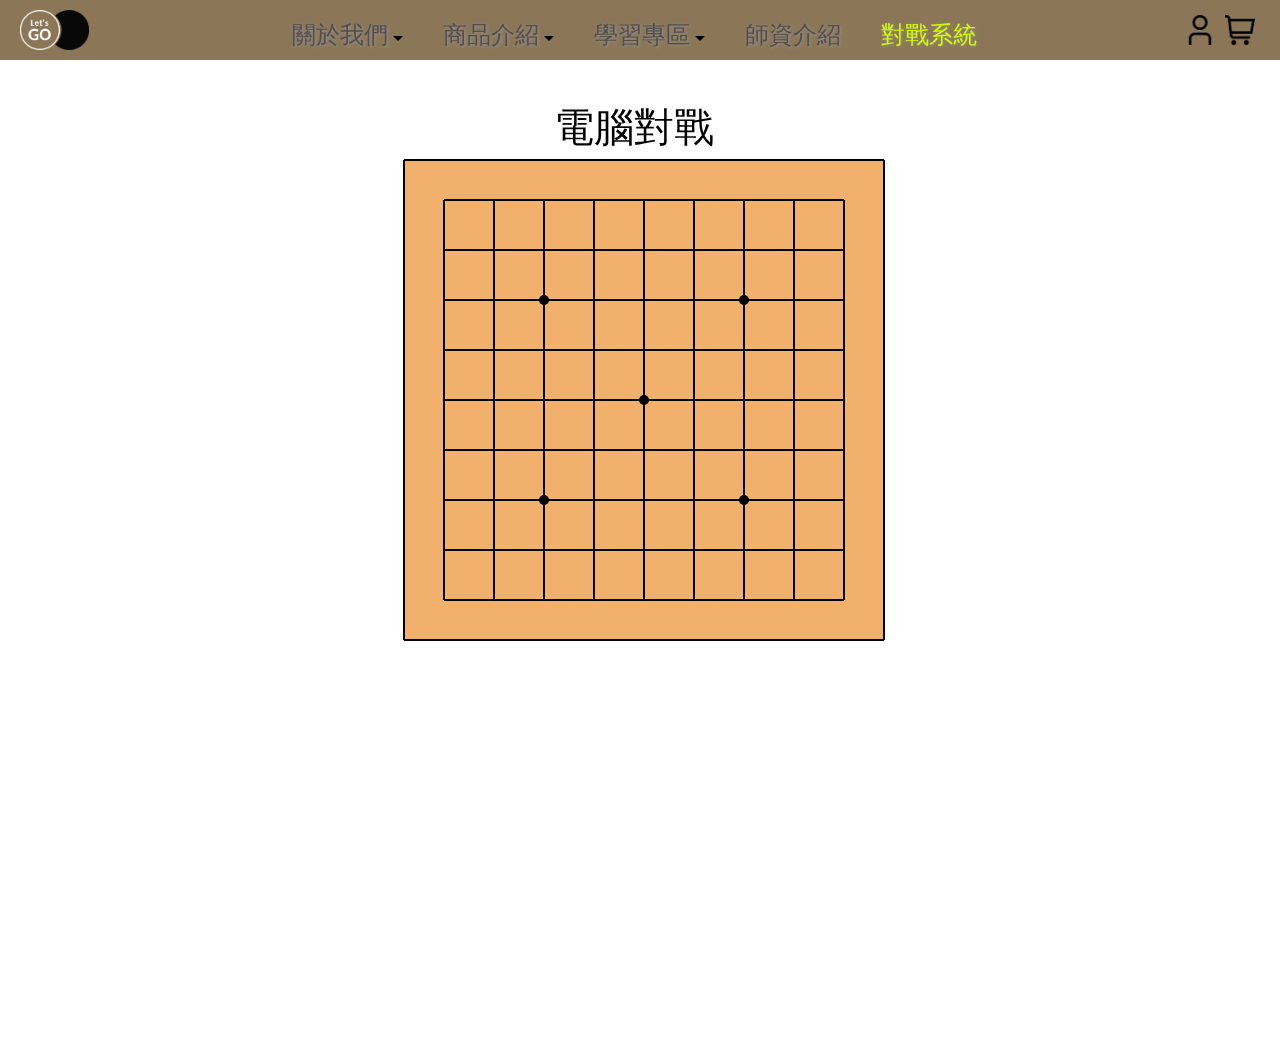
<file: gogame_ai.html>
<!DOCTYPE html>
<html lang="en">
<head>
    <meta charset="UTF-8">
    <meta http-equiv="X-UA-Compatible" content="IE=edge">
    <meta name="viewport" content="width=device-width, initial-scale=1.0">
    <title>電腦對戰</title>
    <link rel="stylesheet" href="header.css">
    <link href="https://fonts.googleapis.com/css?family=Bungee+Shade" rel="stylesheet">
    <link rel="stylesheet" href="https://cdnjs.cloudflare.com/ajax/libs/jquery/3.6.1/jquery.min.js" type="text/javascript">
	<script src="jQuery-go.js"></script>
    <style>
		*{
			margin: 0;
			padding: 0;
			box-sizing: border-box;
		}

		.main{
			width: 100%;
			box-sizing: border-box;
		}
		.section{
			max-width: var(--page-width);
			width: 100%;
			margin: auto;
		}
		.wrap{
			margin: 100px 10%;
			display: inline-block;
			position: relative;
		}
		.options-bar {
			width: 500px;
			font-size: 40px;
			color: #000;
			font-family: "Bungee Shade";
			text-align: center;
			cursor: default;
		}
		canvas {

			position: absolute;
			z-index: -10;
		}
		
		.board {
			position: absolute;
			padding: 20px 0 0 35px;
		}
		
		.row {
			clear: both;
			overflow: hidden;
		}
		
		.box {
			width: 48px;
			height: 48px;
			margin: 1px;
			float: left;
			border-radius: 100%;
			box-sizing: border-box;
			cursor: default;
			box-shadow: 3px 0px 5px #755F31;
		}
		
		.hide {
			border: none;
			background: transparent;
			cursor: pointer;
			box-shadow: none;
		}
		
		.black {
			background: #060606;
		}
		
		.white {
			background: #fff;
		}
		
		.invalid {
			background: #f00;	
		}
		
		#test {
			margin-left: 520px;
			font-size: 16px;
			display: none;
		}
		@media screen and (min-width:768px){
			.wrap{
				margin: 100px 20%;
			}
		}
		@media screen and (min-width:952px){
			.wrap{
				margin: 100px 25%;
			}
		}
		@media screen and (min-width:1024px){
			.wrap{
				margin: 100px 30%;
			}
		}
        </style>
</head>
<body>
	<header class="header">
        <input type="checkbox" name="" id="menu-switch">
        <div class="header_div">
            <div class="nav_logo">
                <a href="index.html"><img src="images/lets_go_ps.png" class="logo_img"></a>
            </div>
            <label class="hb" for="menu-switch">
                <span></span>
                <span></span>
                <span></span>  
            </label>
            <nav class="main_nav">
                <ul class="nav_ul">
                    <li class="list_wrap">
                        <a href="about.html" alt="關於我們">關於我們<span class="triangle"></span></a>
                        <ul class="droplist">
                            <li><a href="about.html#contact_us">聯絡我們</a></li>
                            <li><a href="about.html#environment">環境介紹</a></li>
                        </ul>
                    </li>
                    <li class="list_wrap">
                        <a href="product.html" alt="商品介紹">商品介紹<span class="triangle"></span></a>
                        <ul class="droplist">
							<li><a href="product.html#product_feature">精選商品</a></li>
                            <li><a href="product.html#product_new">最新商品</a></li>
                            <li><a href="product.html#product_hot">熱賣商品</a></li>
                            <li><a href="product.html#product_tools">圍棋棋具</a></li>
                            <li><a href="product.html#product_book">圍棋書籍</a></li>
                        </ul>
                    </li>
                    <li class="list_wrap">
                        <a href="course.html" alt="學習專區">學習專區<span class="triangle"></span></a>
                        <ul class="droplist">
                            <li class="droplist_learning">
                                <a href="#">精選定式<span class="triangle_right"></span></a>
                                <ul class="skill">
                                    <li><a href="">AI定式</a></li>
                                    <li><a href="">三三定式</a></li>
                                    <li><a href="">星位托退</a></li>
                                </ul>
                            </li>
                            <li class="droplist_learning">
                                <a href="#">新手<span class="triangle_right"></span></a>
                                <ul class="skill">
                                    <li><a href="">數氣</a></li>
                                    <li><a href="">吃子</a></li>
                                    <li><a href="">逃跑</a></li>
                                </ul>
                            </li>
                            <li class="droplist_learning">
                                <a href="#">級位<span class="triangle_right"></span></a>
                                <ul class="skill">
                                    <li><a href="">吃子方法</a></li>
                                    <li><a href="">基本布局</a></li>
                                    <li><a href="">基本定式</a></li>
                                </ul>
                            </li>
                            <li class="droplist_learning">
                                <a href="">段位<span class="triangle_right"></span></a>
                                <ul class="skill">
                                    <li><a href="">布局套路</a></li>
                                    <li><a href="">中盤攻殺</a></li>
                                    <li><a href="">收官技巧</a></li>
                                </ul>
                            </li>
                        </ul>
                    </li>
                    <li class="list_wrap">
                        <a href="teacher.html" alt="師資介紹">師資介紹</a>
                    </li>
                    <li class="list_wrap">
                        <a href="play.html" alt="對戰系統" class="-on">對戰系統</a>
                    </li>
                </ul>
            </nav> 
            <div class="nav_icon">
                <a href="member.html">
                    <img src="./images/user.png" alt="user" class="icon_img">
                </a>
                <a href="cart.html">
                    <img src="./images/shopping-cart.png" alt="cart" class="icon_img">
                </a>
            </div>
        </div>
    </header>
    <main class="main">
		<section class="section">
			<div class="wrap">
				<div class="options-bar">
					電腦對戰
				</div>
				<div class="game">
					<canvas></canvas>
					<div class="board"></div>
				</div>
				<div id="test"></div>
			</div>
		</section>
	</main>
	<script>
		//GLOBAL VARIABLES
		
		var rootX = 60, rootY = 45, boardSize = 9, boxSize = 50;
		var player = 0;
		
		const EMPTY = -1;
		const CHECKED = 1, UNCHECKED = 0;
		
		var directs = [
			[0, 1], [0, -1], [1, 0], [-1, 0]
		];
		
		//Current board
		var board = []; 
		//Calculate liberties by checking each position
		var checkBoard = [];
		//Test valid move by checking the test board
		var testBoard = [];
		//Back up board
		var backupBoard = [];  	
		var historyBoards = [];
		
		for(var i = 0; i < boardSize; i++) {
			board.push([]);
			checkBoard.push([]);
			testBoard.push([]);
			backupBoard.push([]);
			for(var j = 0; j < boardSize; j++) {
				board[i].push(EMPTY);
				checkBoard[i].push(UNCHECKED);
				testBoard[i].push(EMPTY);
				backupBoard[i].push(EMPTY);
			}
		}
		
        
        function computer() {
            if (player == 1) {
                const box = document.querySelectorAll('.box');
                const randonNum = Math.ceil(Math.random() * box.length);
                if (box[randonNum].classList.contains('black') || box[randonNum].classList.contains('white') ) {
					computer();
                } else {
                    box[randonNum].click();
                }
            }
        }
		
		window.onload = function() {
			
			var canvas = document.getElementsByTagName('canvas')[0];
			var ctx = canvas.getContext('2d');
			
			canvas.width = window.innerWidth;
			canvas.height = window.innerHeight;
			
			drawBoard(ctx);
			
			createGrid();
			
			paintBoard();
			
			$('.box').on('click', function() {
				
				if($(this).hasClass('hide')) {			
					var box = $(this).attr('id').split('-');
					var x = parseInt(box[1]);
					var y = parseInt(box[2]);
					
					testBoard[x][y] = player;			
					clearBoard(testBoard);
					
					if(invalidTestBoard() || invalidMove(x, y)) {
						showInvalidMove(x, y);
						copyBoard(testBoard, board);
						resetCheckBoard();
					} else { //Valid move
						
						historyBoards.push( JSON.parse(JSON.stringify( backupBoard.slice(0) )) );
						
						copyBoard(backupBoard, board);
						
						copyBoard(board, testBoard);
						updateGameBy(board);
						
						$(this).addClass(player === 0 ? 'black' : 'white');
						$(this).removeClass('hide');
					
						player === 0 ? player++ : player--;	
                        computer();
					}		
					
					paintBoard();
				}
				
			});
			
			function paintBoard() {
				var test = $('#test');
				test.html("current board<br>");
				for(var i = 0; i < 9; i++) {
					for(var j = 0; j < 9; j++) {
						if(board[i][j] === EMPTY)
							test.append('*   ');
						else
							test.append(board[i][j] + '    ');
					}
					test.append('<br>');
				}
				test.append(historyBoards.length + '<br>');
				test.append('backup board<br>');
				for(var i = 0; i < 9; i++) {
					for(var j = 0; j < 9; j++) {
						if(backupBoard[i][j] === EMPTY)
							test.append('*   ');
						else
							test.append(backupBoard[i][j] + '    ');
					}
					test.append('<br>');
				}
				test.append('test board<br>');
				for(var i = 0; i < 9; i++) {
					for(var j = 0; j < 9; j++) {
						if(testBoard[i][j] === EMPTY)
							test.append('*   ');
						else
							test.append(testBoard[i][j] + '    ');
					}
					test.append('<br>');
				}
			}
			
			$('.undo-btn').on('click', function() {		
				if(historyBoards.length > 0) {
					
					copyBoard(board, backupBoard);
					copyBoard(testBoard, backupBoard);
					
					updateGameBy(board);
					
					copyBoard(backupBoard, historyBoards.pop());
		
					player === 0 ? player++ : player--;	
				}
				paintBoard();
			});
			
			$('.reset-btn').on('click', function() {
				reset();		
				paintBoard();
			});
			
		}
		
		//FUNCTIONS
		
		function getLiberties(board, x, y) {
			if(board[x][y] === EMPTY) 
				return -1;
			if(checkBoard[x][y] === CHECKED)
				return 0;
			
			checkBoard[x][y] = CHECKED;
			
			var count = 0;
			
			for(var i = 0; i < directs.length; i++) {
				var pX = x + directs[i][0];
				var pY = y + directs[i][1];
				
				if(!outOfBounds(pX, pY)) { //valid position
					if(board[pX][pY] === EMPTY) { //1 liberty
						count++;
					} else if(board[pX][pY] === board[x][y]) { //next chain
						count += getLiberties(board, pX, pY);
						checkBoard[pX][pY] = CHECKED;
					}
				}
			}
			return count;
		}
		
		function getChain(x, y) {
			var chain = [];
			for(var i = 0; i < boardSize; i++) {
				for(var j = 0; j < boardSize; j++) {
					if(checkBoard[i][j] === CHECKED) {
						chain.push([i, j]);
					}
				}
			}
			return chain;
		}
		
		function clearBoard(board) {
			for(var i = 0; i < boardSize; i++) {
				for(var j = 0; j < boardSize; j++) {
					if(board[i][j] !== EMPTY && board[i][j] !== player) {
						if(getLiberties(board, i, j) === 0) {
							//Remove dead pieces in board
							var chain = getChain(i, j);
							for(var k = 0; k < chain.length; k++) {
								var pX = chain[k][0];
								var pY = chain[k][1];
		
								board[pX][pY] = EMPTY;
							}
						}
						resetCheckBoard();
					}
				}
			}
		}
		
		//Update game by selected board
		function updateGameBy(board) {
			deleteBox($('.box'));
			
			for(var i = 0; i < boardSize; i++) {
				for(var j = 0; j < boardSize; j++) {
					if(board[i][j] !== EMPTY) {
						var box = $('#box-' + i + '-' + j);
						
						box.addClass(board[i][j] === 0 ? 'black' : 'white');
						box.removeClass('hide');
					}
				}
			}
		}
		
		//Copy two board
		function copyBoard(board, copyBoard) {
			for(var i = 0; i < boardSize; i++) {
				for(var j = 0; j < boardSize; j++) {
					board[i][j] = copyBoard[i][j];
				}
			}
		}
		
		//Check if board changed or not
		//Compare test board to backup board
		function invalidTestBoard() {
			for(var i = 0; i < boardSize; i++) {
				for(var j = 0; j < boardSize; j++) {
					if(testBoard[i][j] !== backupBoard[i][j]) {
						return false;
					}
				}
			}
			return true;
		}
		
		//Check if this move is valid
		function invalidMove(x, y) {
			if(testBoard[x][y] !== EMPTY && getLiberties(testBoard, x, y) === 0) {
				return true;
			}
			resetCheckBoard();
			return false;
		}
		
		//Check valid position
		function outOfBounds(x, y) {
			return x < 0 || x >= boardSize || y < 0 || y >= boardSize;
		}
		
		function resetCheckBoard() {
			for(var i = 0; i < boardSize; i++) {
				for(var j = 0; j < boardSize; j++) {
					checkBoard[i][j] = UNCHECKED;
				}
			}
		}
		
		//Reset board to start new game
		function resetBoard(board) {
			for(var i = 0; i < boardSize; i++) {
				for(var j = 0; j < boardSize; j++) {
					board[i][j] = EMPTY;
				}
			}
		}
		
		function deleteBox(box) {
			box.removeClass('black');
			box.removeClass('white');
			box.addClass('hide');	
		}
		
		function reset() {
			deleteBox($('.box'));
			
			player = 0;
			
			resetBoard(board);
			resetBoard(testBoard);
			resetBoard(backupBoard);
			
			historyBoards = [];
		}
		
		function showInvalidMove(x, y) {
			var box = $('#box-' + x + '-' + y);
			
			box.addClass('invalid');
			setTimeout(function() {
				box.removeClass('invalid');
			}, 50);
		}
		console.log($('.board'));
		//Create grid board game
		function createGrid() {
			$('.board').empty();
				
			for(var i = 0; i < boardSize; i++) {
				$('.board').append('<div class=\"row\" id=\"row-' + i + '\">');
				for(var j = 0; j < boardSize; j++) {
					$('#row-' + i).append('<div class=\"box hide\" id=\"box-' + i + '-' + j + '\">');
				}
			}
		}
		
		//Draw board functions
		function drawBoard(ctx) {
			
			var x = rootX, y = rootY;
			
			ctx.lineWidth = 2;
			ctx.beginPath();
			
			ctx.fillStyle = '#F2B06D';
			ctx.fillRect(rootX - 40, rootY - 40, 80 + boxSize * (boardSize - 1), 80 + boxSize * (boardSize - 1));
			
			for(var i = 0; i < boardSize; i++) {
				drawLine(ctx, x, y, 0, boxSize * (boardSize - 1));
				x += boxSize;
			}
			x = rootX, y = rootY;
			for(var i = 0; i < boardSize; i++) {
				drawLine(ctx, x, y, boxSize * (boardSize - 1), 0);
				y += boxSize;
			}
			
			drawLine(ctx, rootX - 40, rootY - 40, 0, 80 + boxSize * (boardSize - 1));
			drawLine(ctx, rootX + 40 + boxSize * (boardSize - 1), rootY - 40, 0, 80 + boxSize * (boardSize - 1));
			drawLine(ctx, rootX - 40, rootY - 40, 80 + boxSize * (boardSize - 1), 0);
			drawLine(ctx, rootX - 40, rootY + 40 + boxSize * (boardSize - 1), 80 + boxSize * (boardSize - 1), 0);
			
			ctx.fillStyle = '#000';
			drawPoint(ctx, 2, 2);
			drawPoint(ctx, 2, 6);
			drawPoint(ctx, 6, 2);
			drawPoint(ctx, 6, 6);
			drawPoint(ctx, 4, 4);
		}
		
		function drawLine(ctx, x, y, a, b) {
			ctx.moveTo(x, y);
			ctx.lineTo(x + a, y + b);
			ctx.stroke();
		}
		
		function drawPoint(ctx, x, y) {
			ctx.beginPath();
			ctx.arc(rootX + boxSize * x, rootY + boxSize * y, 5, 0, 2 * Math.PI);
			ctx.fill();
		}
		</script>
</body>
</html>
</file>
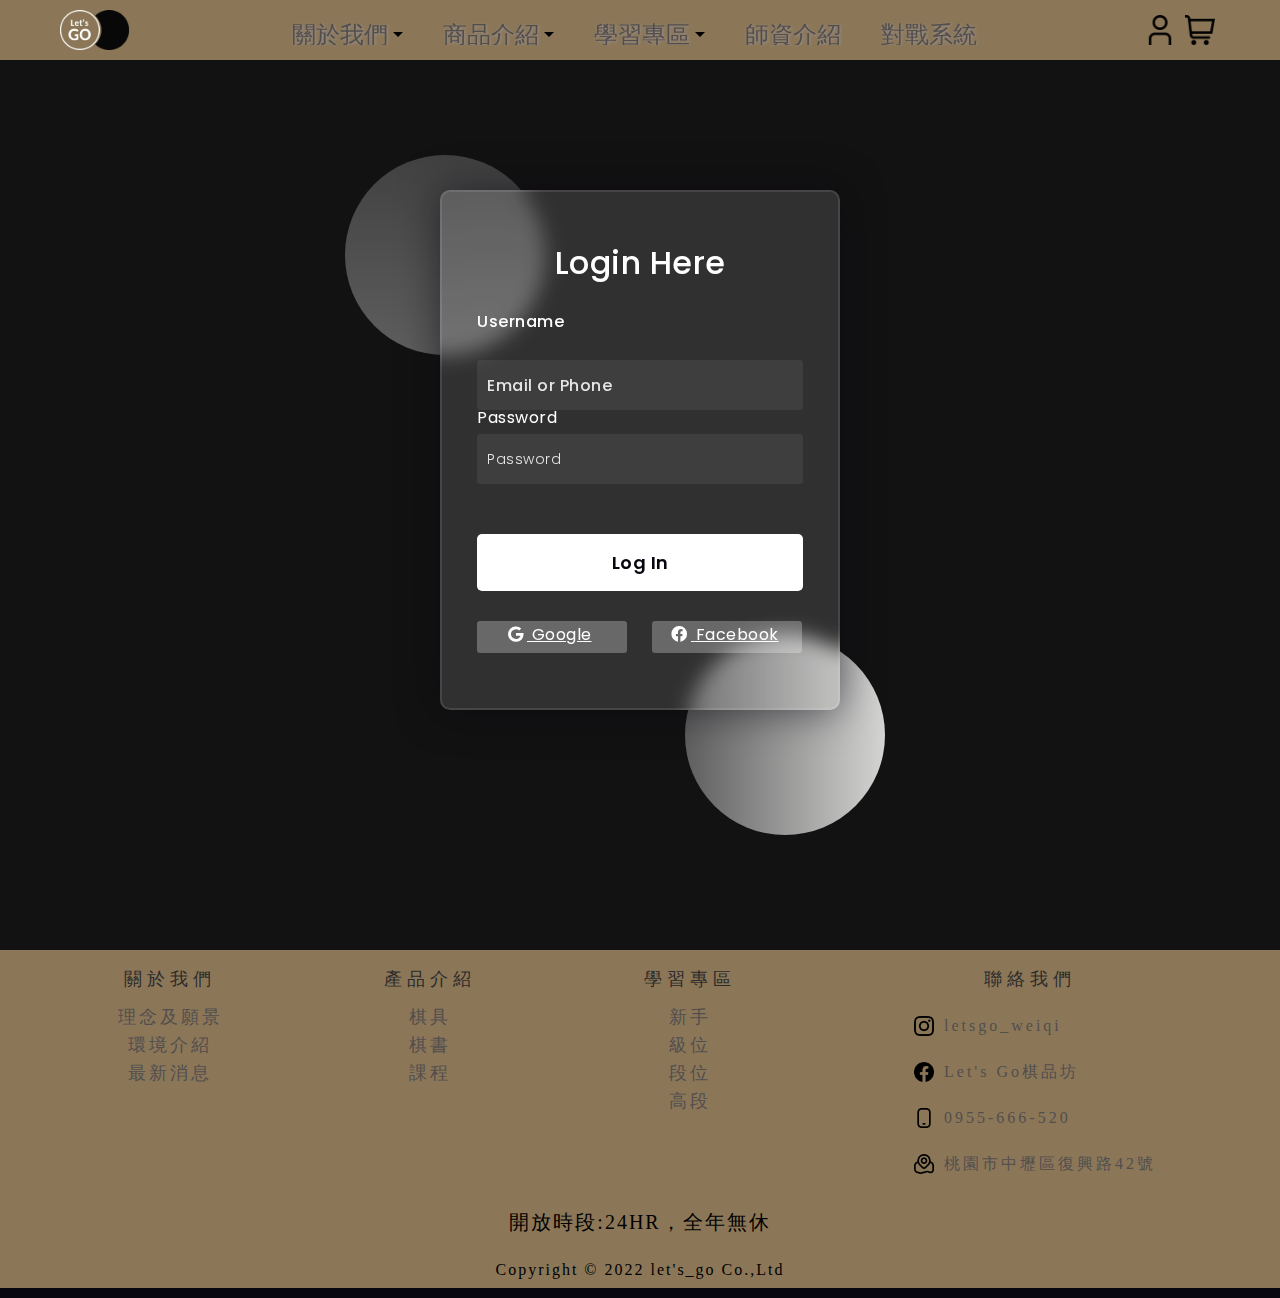
<file: member.html>
<!DOCTYPE html>
<html lang="en">
<head>
    <meta charset="UTF-8">
    <meta http-equiv="X-UA-Compatible" content="IE=edge">
    <meta name="viewport" content="width=device-width, initial-scale=1.0">
    <title>會員登入</title>
    <link rel="stylesheet" href="common.css">
    <link rel="stylesheet" href="header.css">
    <link rel="preconnect" href="https://fonts.gstatic.com">
    <link rel="stylesheet" href="https://cdnjs.cloudflare.com/ajax/libs/font-awesome/5.15.4/css/all.min.css">
    <link href="https://fonts.googleapis.com/css2?family=Poppins:wght@300;500;600&display=swap" rel="stylesheet">
    <style media="screen">
        .footer{
            padding-bottom: 0 !important;
        }
        .member_main{
            background-color: #131212;
            width: 100%;
            box-sizing: border-box;
            padding-bottom: 50px;
        }   
        .member_sec{
            max-width: var(--page-width);
            width: 100%;
            height: 100vh;
            margin: auto;
        }
        *, *:before, *:after{
            padding: 0;
            margin: 0;
            box-sizing: border-box;
        }
        body{
            margin: 0;
            padding: 0;
            background-color: #080710;
        }
        .background{
            width: 430px;
            height: 520px;
            position: absolute;
            transform: translate(-50%,-50%);
            left: 50%;
            top: 55%;
        }
        .background .shape{
            height: 200px;
            width: 200px;
            position: absolute;
            border-radius: 50%;
        }
        .shape:first-child{
            /* background: linear-gradient(
                #1845ad,
                #23a2f6
            ); */
            background: linear-gradient(
                #424141,
                #5e5e5e
            );
            left: -80px;
            top: -80px;
        }
        .shape:last-child{
            /* background: linear-gradient(
                to right,
                #ff512f,
                #f09819
            ); */
            background: linear-gradient(
                to right,
                #5e5e5e,
                #d4d4d3
            );
            right: -30px;
            bottom: -80px;
        }
        form{
            height: 520px;
            width: 400px;
            background-color: rgba(255,255,255,0.13);
            position: absolute;
            transform: translate(-50%,-50%);
            top: 50%;
            left: 50%;
            border-radius: 10px;
            backdrop-filter: blur(10px);
            border: 2px solid rgba(255,255,255,0.1);
            box-shadow: 0 0 40px rgba(8,7,16,0.6);
            padding: 50px 35px;
        }
        form *{
            font-family: 'Poppins',sans-serif;
            color: #ffffff;
            letter-spacing: 0.5px;
            outline: none;
            border: none;
        }
        form h3{
            font-size: 32px;
            font-weight: 500;
            line-height: 42px;
            text-align: center;
        }

        .label{
            display: block;
            margin-top: 30px;
            font-size: 16px;
            font-weight: 500;
        }
        input{
            display: block;
            height: 50px;
            width: 100%;
            background-color: rgba(255,255,255,0.07);
            border-radius: 3px;
            padding: 0 10px;
            margin-top: 8px;
            font-size: 14px;
            font-weight: 300;
        }
        ::placeholder{
            color: #e5e5e5;
        }
        button{
            margin-top: 50px;
            width: 100%;
            background-color: #ffffff;
            color: #080710;
            padding: 15px 0;
            font-size: 18px;
            font-weight: 600;
            border-radius: 5px;
            cursor: pointer;
        }
        .social{
        margin-top: 30px;
        display: flex;
        }
        .social div{
        background: red;
        width: 150px;
        border-radius: 3px;
        padding: 5px 10px 10px 5px;
        background-color: rgba(255,255,255,0.27);
        color: #eaf0fb;
        text-align: center;
        }
        .social div:hover{
        background-color: rgba(255,255,255,0.47);
        }
        .social .fb{
        margin-left: 25px;
        }
        .social i{
        margin-right: 4px;
        }

    </style>
    
</head>
<body>
    <header class="header">
        <input type="checkbox" name="" id="menu-switch">
        <div class="header_div">
            <div class="nav_logo">
                <a href="index.html"><img src="images/lets_go_ps.png" class="logo_img"></a>
            </div>
            <label class="hb" for="menu-switch">
                <span></span>
                <span></span>
                <span></span>  
            </label>
            <nav class="main_nav">
                <ul class="nav_ul">
                    <li class="list_wrap">
                        <a href="about.html" alt="關於我們">關於我們<span class="triangle"></span></a>
                        <ul class="droplist">
                            <li><a href="about.html#contact_us">聯絡我們</a></li>
                            <li><a href="about.html#environment">環境介紹</a></li>
                        </ul>
                    </li>
                    <li class="list_wrap">
                        <a href="product.html" alt="商品介紹">商品介紹<span class="triangle"></span></a>
                        <ul class="droplist">
                            <li><a href="product.html#product_feature">精選商品</a></li>
                            <li><a href="product.html#product_new">最新商品</a></li>
                            <li><a href="product.html#product_hot">熱賣商品</a></li>
                            <li><a href="product.html#product_tools">圍棋棋具</a></li>
                            <li><a href="product.html#product_book">圍棋書籍</a></li>
                        </ul>
                    </li>
                    <li class="list_wrap">
                        <a href="course.html" alt="學習專區">學習專區<span class="triangle"></span></a>
                        <ul class="droplist">
                            <li class="droplist_learning">
                                <a href="#">精選定式<span class="triangle_right"></span></a>
                                <ul class="skill">
                                    <li><a href="">AI定式</a></li>
                                    <li><a href="">三三定式</a></li>
                                    <li><a href="">星位托退</a></li>
                                </ul>
                            </li>
                            <li class="droplist_learning">
                                <a href="#">新手<span class="triangle_right"></span></a>
                                <ul class="skill">
                                    <li><a href="">數氣</a></li>
                                    <li><a href="">吃子</a></li>
                                    <li><a href="">逃跑</a></li>
                                </ul>
                            </li>
                            <li class="droplist_learning">
                                <a href="#">級位<span class="triangle_right"></span></a>
                                <ul class="skill">
                                    <li><a href="">吃子方法</a></li>
                                    <li><a href="">基本布局</a></li>
                                    <li><a href="">基本定式</a></li>
                                </ul>
                            </li>
                            <li class="droplist_learning">
                                <a href="">段位<span class="triangle_right"></span></a>
                                <ul class="skill">
                                    <li><a href="">布局套路</a></li>
                                    <li><a href="">中盤攻殺</a></li>
                                    <li><a href="">收官技巧</a></li>
                                </ul>
                            </li>
                        </ul>
                    </li>
                    <li class="list_wrap">
                        <a href="teacher.html" alt="師資介紹">師資介紹</a>
                    </li>
                    <li class="list_wrap">
                        <a href="play.html" alt="對戰系統">對戰系統</a>
                    </li>
                </ul>
            </nav> 
            <div class="nav_icon">
                <a href="member.html">
                    <img src="./images/user.png" alt="user" class="icon_img">
                </a>
                <a href="cart.html">
                    <img src="./images/shopping-cart.png" alt="cart" class="icon_img">
                </a>
            </div>
        </div>
    </header>
    <main class="member_main">
        <section class="member_sec">
            <div class="background">
                <div class="shape"></div>
                <div class="shape"></div>
            </div>
            <form>
                <h3>Login Here</h3>
        
                <label for="username" class="label">Username</label>
                <input type="text" placeholder="Email or Phone" id="username" class="label">
        
                <label for="password">Password</label>
                <input type="password" placeholder="Password" id="password">
        
                <button>Log In</button>
                <div class="social">
                  <div class="go"><a href="https://accounts.google.com/ServiceLogin/identifier?passive=1209600&continue=https%3A%2F%2Fone.google.com%2Fstorage%3Fhl%3Dzh-TW&followup=https%3A%2F%2Fone.google.com%2Fstorage%3Fhl%3Dzh-TW&hl=zh-TW&flowName=GlifWebSignIn&flowEntry=ServiceLogin"><i class="fab fa-google"></i> Google</a> </div>
                  <div class="fb"><a href="https://www.facebook.com/"><i class="fab fa-facebook"></i>  Facebook</a></div>
                </div>
            </form>
        </section>
    </main>

    <footer class="footer member_footer">
        <div class="footer_block">
            <ul class="footer_ul">
                <li class="footer_list">
                    <a href="#" alt="關於我們">關於我們</a>
                    <ul class="footer_ul_inner">
                        <li><a href="#">理念及願景</a></li>
                        <li><a href="#">環境介紹</a></li>
                        <li><a href="#">最新消息</a></li>
                    </ul>
                </li>
                <li class="footer_list">
                    <a href="#" alt="產品介紹">產品介紹</a>
                    <ul class="footer_ul_inner">
                        <li><a href="#">棋具</a></li>
                        <li><a href="#">棋書</a></li>
                        <li><a href="#">課程</a></li>
                    </ul>
                </li>
                <li class="footer_list">
                    <a href="#" alt="學習專區">學習專區</a>
                    <ul class="footer_ul_inner">
                        <li><a href="#">新手</a></li>
                        <li><a href="#">級位</a></li>
                        <li><a href="#">段位</a></li>
                        <li><a href="#">高段</a></li>
                    </ul>
                </li>
                <li class="footer_list">
                    <a href="#" alt="學習專區">聯絡我們</a>
                    <ul class="footer_ul_inner">
                        <li class="contact_list">
                            <img src="./images/instagram.png">
                            <p>letsgo_weiqi</p>
                        </li>
                        <li class="contact_list">
                            <img src="./images/facebook.png">
                            <p>Let's Go棋品坊</p>
                        </li>
                        <li class="contact_list">
                            <img src="./images/mobile-button.png">
                            <p>0955-666-520</p>
                        </li>
                        <li class="contact_list">
                            <img src="./images/map-marker.png">
                            <p>桃園市中壢區復興路42號</p>
                        </li>
                    </ul>
                </li>
            </ul>
            <div class="footer_opentime">
                開放時段:24HR，全年無休
            </div>
            <div class="copyright">
                Copyright © 2022 let's_go Co.,Ltd
            </div>
        </div>
    </footer>
    
</body>
</html>
</file>
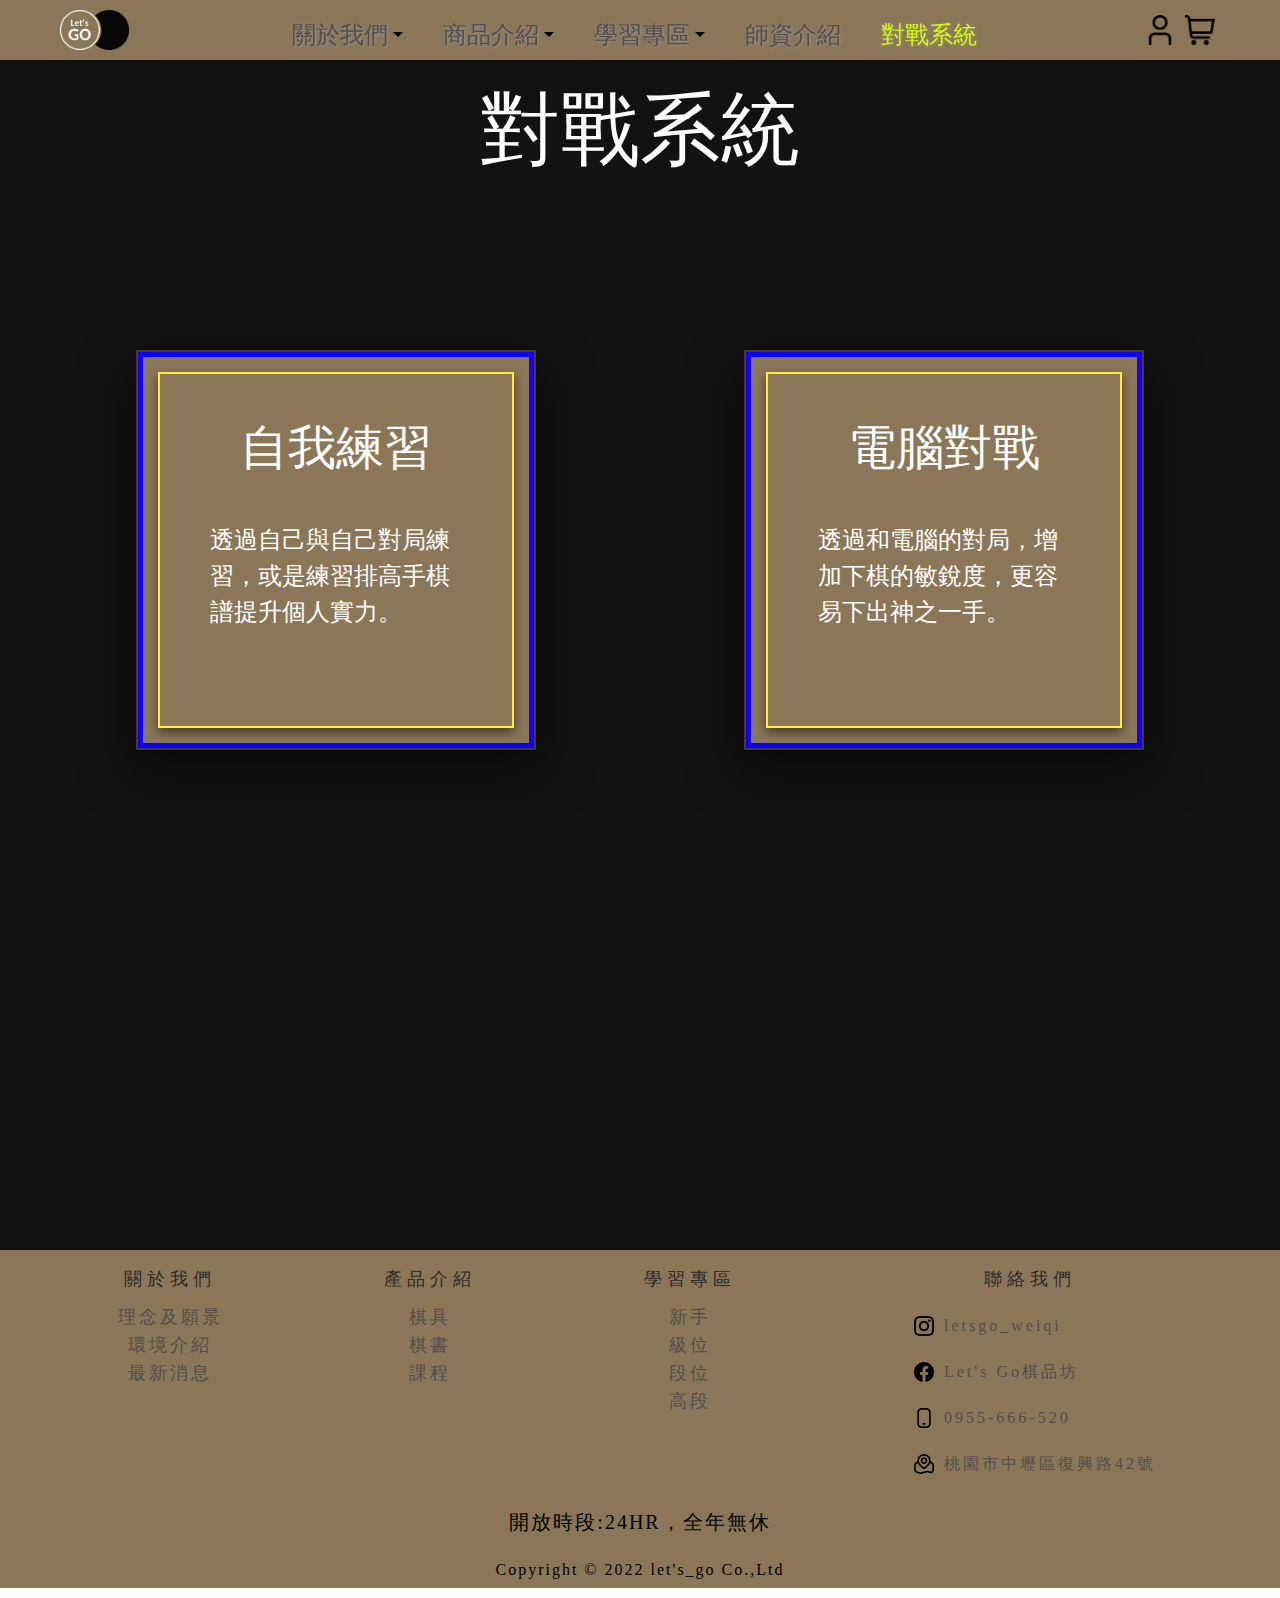
<file: play.html>
<!DOCTYPE html>
<html lang="en">
<head>
    <meta charset="UTF-8">
    <meta http-equiv="X-UA-Compatible" content="IE=edge">
    <meta name="viewport" content="width=device-width, initial-scale=1.0">
    <title>對戰系統</title>
    <link rel="stylesheet" href="common.css">
    <link rel="stylesheet" href="header.css">
    <link rel="stylesheet" href="all.css">
    <script src="./jquery-3.6.1.js"></script>
    <script src="https://cdnjs.cloudflare.com/ajax/libs/jquery/3.6.1/jquery.js"></script>
    <script src="./all.js"></script>
</head>
<body>
    <header class="header">
        <input type="checkbox" name="" id="menu-switch">
        <div class="header_div">
            <div class="nav_logo">
                <a href="index.html"><img src="images/lets_go_ps.png" class="logo_img"></a>
            </div>
            <label class="hb" for="menu-switch">
                <span></span>
                <span></span>
                <span></span>  
            </label>
            <nav class="main_nav">
                <ul class="nav_ul">
                    <li class="list_wrap">
                        <a href="about.html" alt="關於我們">關於我們<span class="triangle"></span></a>
                        <ul class="droplist">
                            <li><a href="about.html#contact_us">聯絡我們</a></li>
                            <li><a href="about.html#environment">環境介紹</a></li>
                        </ul>
                    </li>
                    <li class="list_wrap">
                        <a href="product.html" alt="商品介紹">商品介紹<span class="triangle"></span></a>
                        <ul class="droplist">
                            <li><a href="product.html#product_feature">精選商品</a></li>
                            <li><a href="product.html#product_new">最新商品</a></li>
                            <li><a href="product.html#product_hot">熱賣商品</a></li>
                            <li><a href="product.html#product_tools">圍棋棋具</a></li>
                            <li><a href="product.html#product_book">圍棋書籍</a></li>
                        </ul>
                    </li>
                    <li class="list_wrap">
                        <a href="course.html" alt="學習專區">學習專區<span class="triangle"></span></a>
                        <ul class="droplist">
                            <li class="droplist_learning">
                                <a href="#">精選定式<span class="triangle_right"></span></a>
                                <ul class="skill">
                                    <li><a href="">AI定式</a></li>
                                    <li><a href="">三三定式</a></li>
                                    <li><a href="">星位托退</a></li>
                                </ul>
                            </li>
                            <li class="droplist_learning">
                                <a href="#">新手<span class="triangle_right"></span></a>
                                <ul class="skill">
                                    <li><a href="">數氣</a></li>
                                    <li><a href="">吃子</a></li>
                                    <li><a href="">逃跑</a></li>
                                </ul>
                            </li>
                            <li class="droplist_learning">
                                <a href="#">級位<span class="triangle_right"></span></a>
                                <ul class="skill">
                                    <li><a href="">吃子方法</a></li>
                                    <li><a href="">基本布局</a></li>
                                    <li><a href="">基本定式</a></li>
                                </ul>
                            </li>
                            <li class="droplist_learning">
                                <a href="">段位<span class="triangle_right"></span></a>
                                <ul class="skill">
                                    <li><a href="">布局套路</a></li>
                                    <li><a href="">中盤攻殺</a></li>
                                    <li><a href="">收官技巧</a></li>
                                </ul>
                            </li>
                        </ul>
                    </li>
                    <li class="list_wrap">
                        <a href="teacher.html" alt="師資介紹">師資介紹</a>
                    </li>
                    <li class="list_wrap">
                        <a href="play.html" alt="對戰系統" class="-on">對戰系統</a>
                    </li>
                </ul>
            </nav> 
            <div class="nav_icon">
                <a href="member.html">
                    <img src="./images/user.png" alt="user" class="icon_img">
                </a>
                <a href="cart.html">
                    <img src="./images/shopping-cart.png" alt="cart" class="icon_img">
                </a>
            </div>
        </div>
    </header>
    <main class="play_main">
        <h1 class="play_h1">
            對戰系統
        </h1>
        <section class="play_sec">
            <a href="gogame.html" class="play_link">
                <div class="play_box play_box1">
                    <span class="play_span"></span>
                    <span class="play_span"></span>
                    <span class="play_span"></span>
                    <span class="play_span"></span>
                    <div class="play_content">
                        <h2 class="play_h2">自我練習</h2>
                        <p class="play_p">透過自己與自己對局練習，或是練習排高手棋譜提升個人實力。</p>
                    </div>
                </div>
            </a>
            <a href="gogame_ai.html" class="play_link">
                <div class="play_box play_box2">
                    <span class="play_span"></span>
                    <span class="play_span"></span>
                    <span class="play_span"></span>
                    <span class="play_span"></span>
                    <div class="play_content">
                        <h2 class="play_h2">電腦對戰</h2>
                        <p class="play_p">透過和電腦的對局，增加下棋的敏銳度，更容易下出神之一手。</p>
                    </div>
                </div>
            </a>       
        </section>
    </main>
    <footer class="footer">
        <div class="footer_block">
            <ul class="footer_ul">
                <li class="footer_list">
                    <a href="#" alt="關於我們">關於我們</a>
                    <ul class="footer_ul_inner">
                        <li><a href="#">理念及願景</a></li>
                        <li><a href="#">環境介紹</a></li>
                        <li><a href="#">最新消息</a></li>
                    </ul>
                </li>
                <li class="footer_list">
                    <a href="#" alt="產品介紹">產品介紹</a>
                    <ul class="footer_ul_inner">
                        <li><a href="#">棋具</a></li>
                        <li><a href="#">棋書</a></li>
                        <li><a href="#">課程</a></li>
                    </ul>
                </li>
                <li class="footer_list">
                    <a href="#" alt="學習專區">學習專區</a>
                    <ul class="footer_ul_inner">
                        <li><a href="#">新手</a></li>
                        <li><a href="#">級位</a></li>
                        <li><a href="#">段位</a></li>
                        <li><a href="#">高段</a></li>
                    </ul>
                </li>
                <li class="footer_list">
                    <a href="#" alt="學習專區">聯絡我們</a>
                    <ul class="footer_ul_inner">
                        <li class="contact_list">
                            <img src="./images/instagram.png">
                            <p>letsgo_weiqi</p>
                        </li>
                        <li class="contact_list">
                            <img src="./images/facebook.png">
                            <p>Let's Go棋品坊</p>
                        </li>
                        <li class="contact_list">
                            <img src="./images/mobile-button.png">
                            <p>0955-666-520</p>
                        </li>
                        <li class="contact_list">
                            <img src="./images/map-marker.png">
                            <p>桃園市中壢區復興路42號</p>
                        </li>
                    </ul>
                </li>
            </ul>
            <div class="footer_opentime">
                開放時段:24HR，全年無休
            </div>
            <div class="copyright">
                Copyright © 2022 let's_go Co.,Ltd
            </div>
        </div>
    </footer>
</body>
</html>
</file>
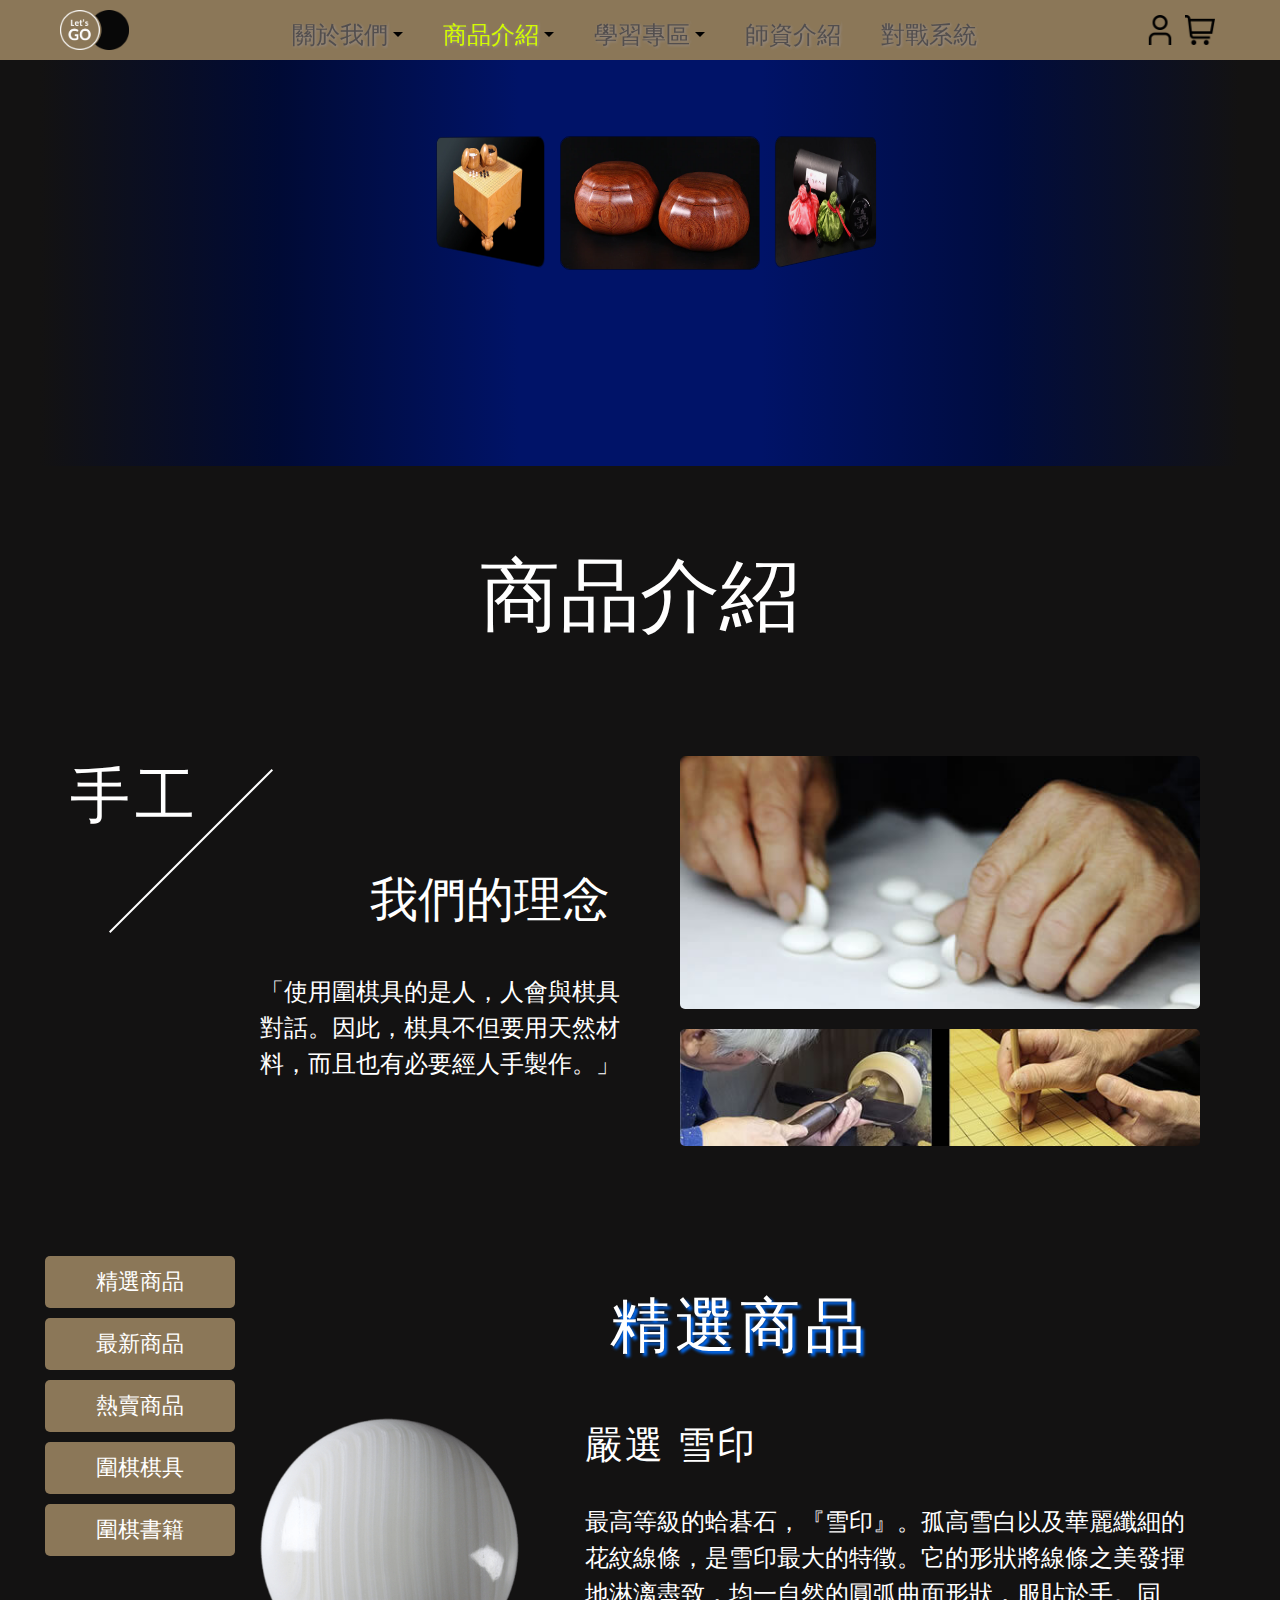
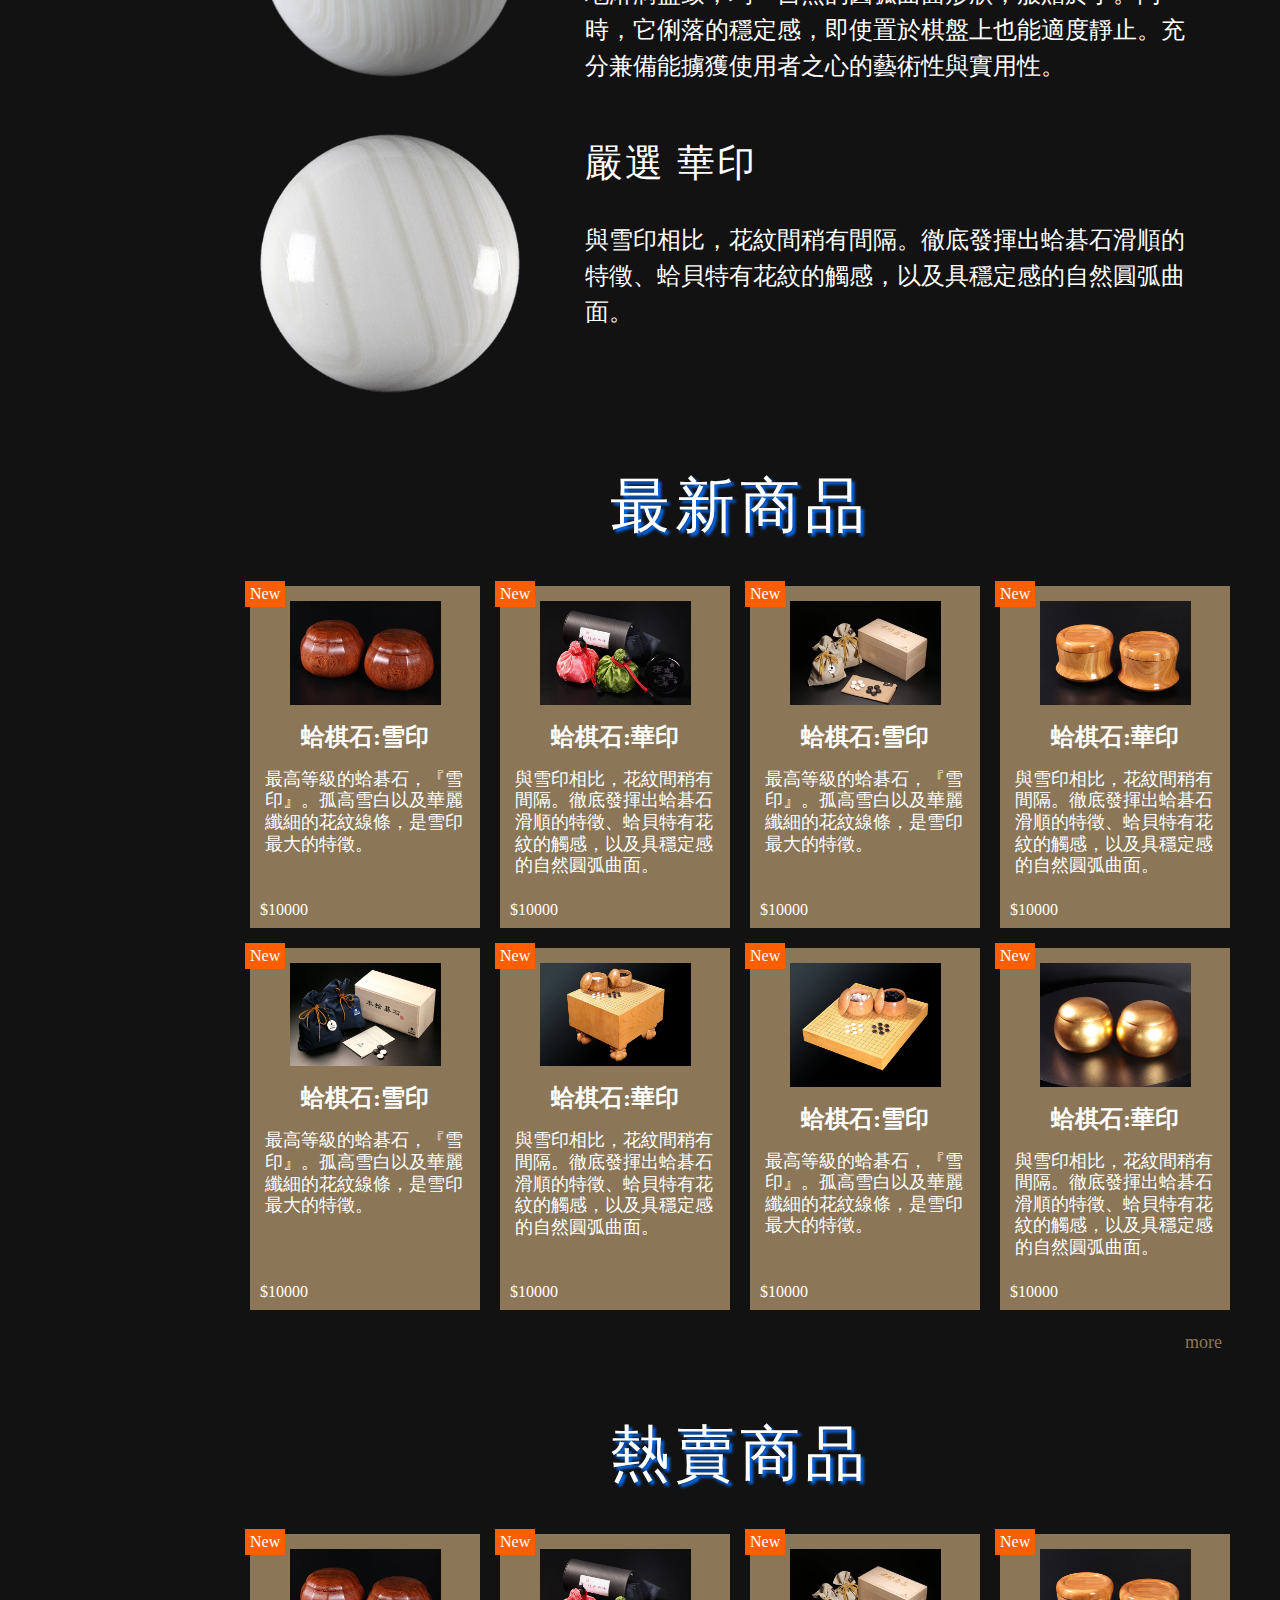
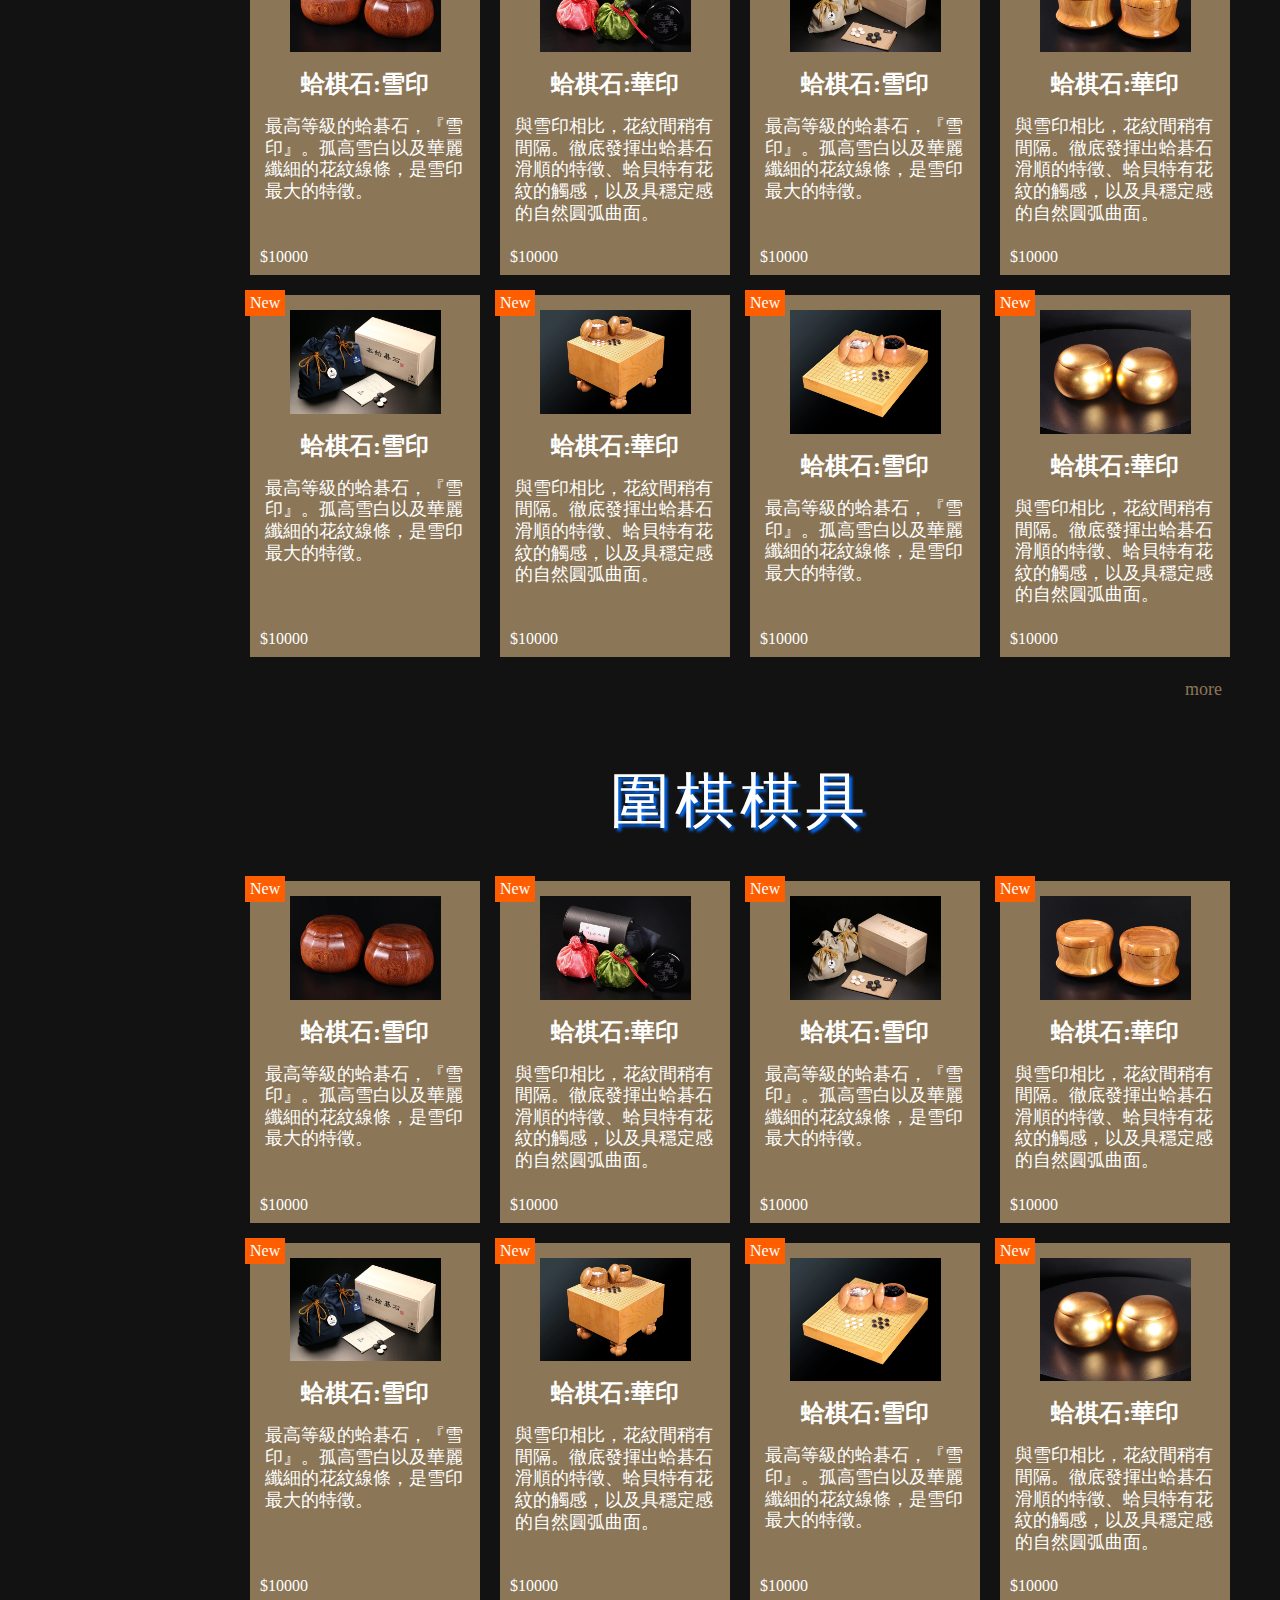
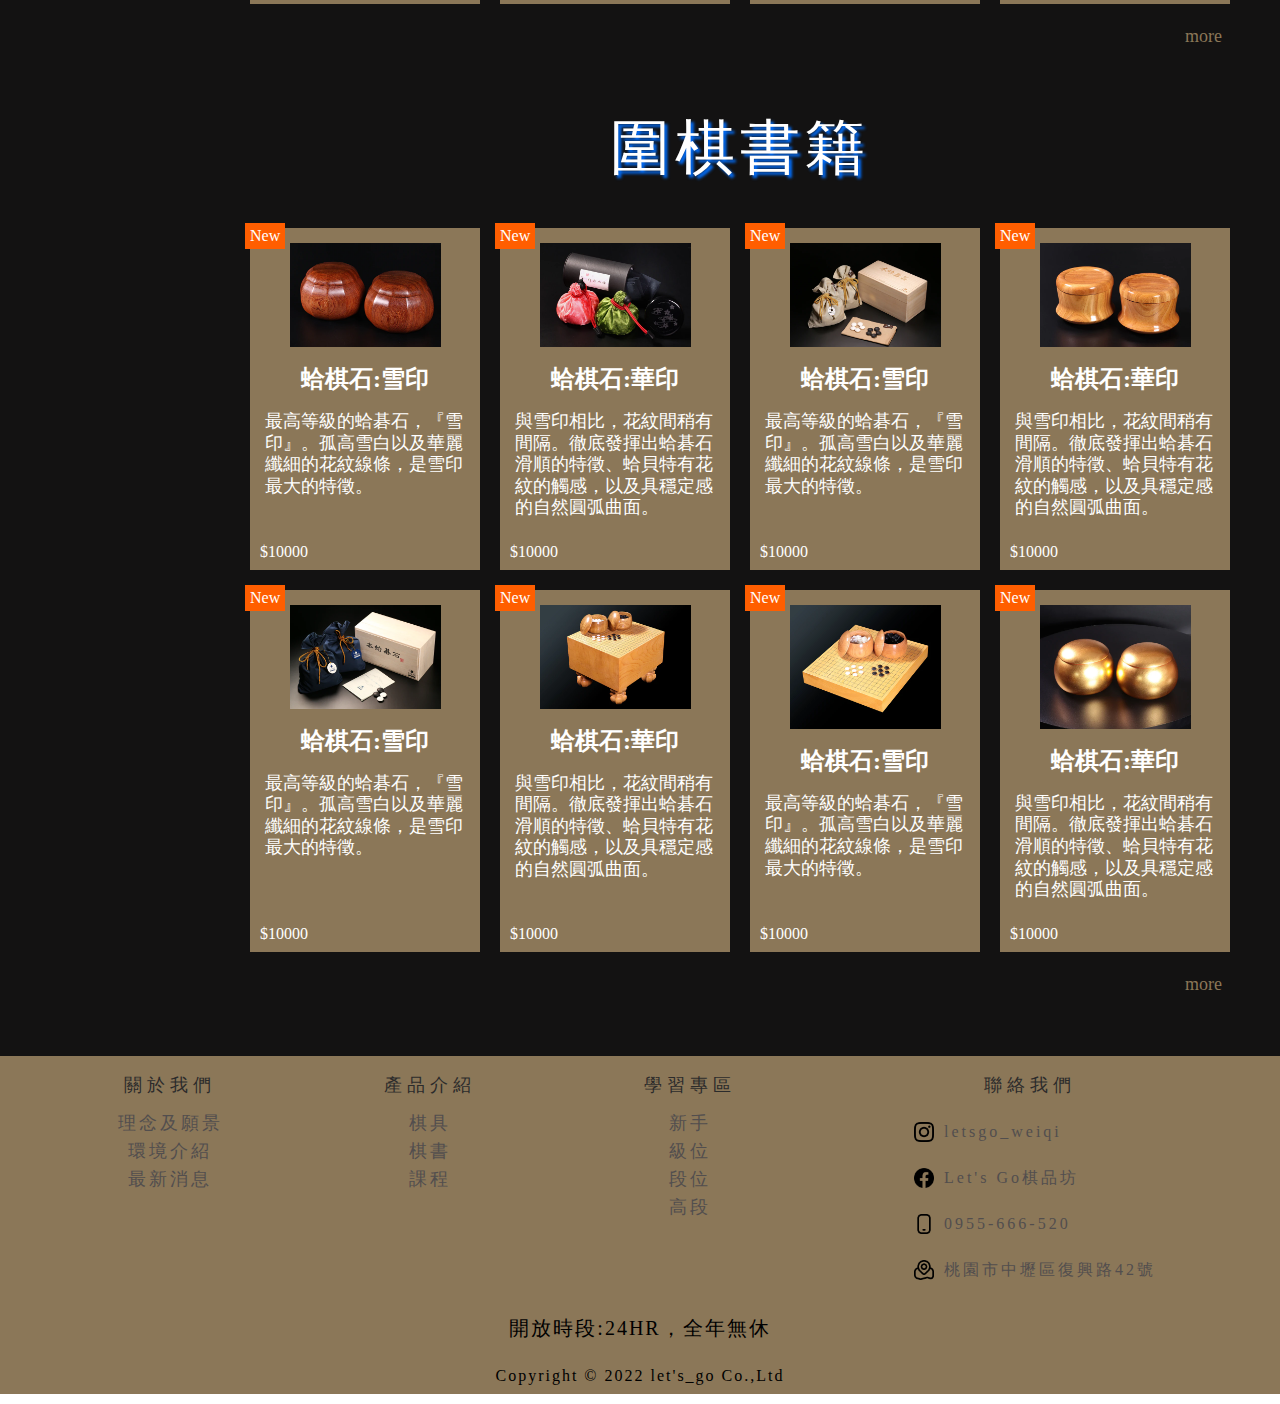
<file: product.html>
<!DOCTYPE html>
<html lang="en">
<head>
    <meta charset="UTF-8">
    <meta http-equiv="X-UA-Compatible" content="IE=edge">
    <meta name="viewport" content="width=device-width, initial-scale=1.0">
    <title>商品介紹</title>
    <link rel="stylesheet" href="common.css">
    <link rel="stylesheet" href="header.css">
    <link rel="stylesheet" href="all.css">
</head>
<body>
    <header class="header">
        <input type="checkbox" name="" id="menu-switch">
        <div class="header_div">
            <div class="nav_logo">
                <a href="index.html"><img src="images/lets_go_ps.png" class="logo_img"></a>
            </div>
            <label class="hb" for="menu-switch">
                <span></span>
                <span></span>
                <span></span>  
            </label>
            <nav class="main_nav">
                <ul class="nav_ul">
                    <li class="list_wrap">
                        <a href="about.html" alt="關於我們">關於我們<span class="triangle"></span></a>
                        <ul class="droplist">
                            <li><a href="about.html#contact_us">聯絡我們</a></li>
                            <li><a href="about.html#environment">環境介紹</a></li>
                        </ul>
                    </li>
                    <li class="list_wrap">
                        <a href="product.html" alt="商品介紹" class="-on">商品介紹<span class="triangle"></span></a>
                        <ul class="droplist">
                            <li><a href="#product_feature">精選商品</a></li>
                            <li><a href="#product_new">最新商品</a></li>
                            <li><a href="#product_hot">熱賣商品</a></li>
                            <li><a href="#product_tools">圍棋棋具</a></li>
                            <li><a href="#product_book">圍棋書籍</a></li>
                        </ul>
                    </li>
                    <li class="list_wrap">
                        <a href="course.html" alt="學習專區">學習專區<span class="triangle"></span></a>
                        <ul class="droplist">
                            <li class="droplist_learning">
                                <a href="#">精選定式<span class="triangle_right"></span></a>
                                <ul class="skill">
                                    <li><a href="">AI定式</a></li>
                                    <li><a href="">三三定式</a></li>
                                    <li><a href="">星位托退</a></li>
                                </ul>
                            </li>
                            <li class="droplist_learning">
                                <a href="#">新手<span class="triangle_right"></span></a>
                                <ul class="skill">
                                    <li><a href="">數氣</a></li>
                                    <li><a href="">吃子</a></li>
                                    <li><a href="">逃跑</a></li>
                                </ul>
                            </li>
                            <li class="droplist_learning">
                                <a href="#">級位<span class="triangle_right"></span></a>
                                <ul class="skill">
                                    <li><a href="">吃子方法</a></li>
                                    <li><a href="">基本布局</a></li>
                                    <li><a href="">基本定式</a></li>
                                </ul>
                            </li>
                            <li class="droplist_learning">
                                <a href="">段位<span class="triangle_right"></span></a>
                                <ul class="skill">
                                    <li><a href="">布局套路</a></li>
                                    <li><a href="">中盤攻殺</a></li>
                                    <li><a href="">收官技巧</a></li>
                                </ul>
                            </li>
                        </ul>
                    </li>
                    <li class="list_wrap">
                        <a href="teacher.html" alt="師資介紹">師資介紹</a>
                    </li>
                    <li class="list_wrap">
                        <a href="play.html" alt="對戰系統">對戰系統</a>
                    </li>
                </ul>
            </nav> 
            <div class="nav_icon">
                <a href="member.html">
                    <img src="./images/user.png" alt="user" class="icon_img">
                </a>
                <a href="cart.html">
                    <img src="./images/shopping-cart.png" alt="cart" class="icon_img">
                </a>
            </div>
        </div>
    </header> -->
    <main class="product_main">
        <section class="product_sec product_sec_carousel">
            <div class="product_carousel_container">
                <div class="product_carousel">
                    <div>
                        <img src="images/procar01.webp" alt="商品1">
                    </div>
                    <div>
                        <img src="images/procar02.webp" alt="商品2">
                    </div>
                    <div>
                        <img src="images/procar03.webp" alt="商品3">
                    </div>
                    <div>
                        <img src="images/procar04.webp" alt="商品4">
                    </div>
                    <div>
                        <img src="images/procar05.webp" alt="商品5">
                    </div>
                    <div>
                        <img src="images/procar06.webp" alt="商品6">
                    </div>
                    <div>
                        <img src="images/procar07.webp" alt="商品7">
                    </div>
                    <div>
                        <img src="images/procar08.webp" alt="商品8">
                    </div>
                    <div>
                        <img src="images/procar09.webp" alt="商品9">
                    </div>
                </div>
            </div>
        </section>
        <h1 class="product_h1">商品介紹</h1>
        <section class="product_sec2">
            <div class="container">
                <div class="row">
                    <div class="col-12 col-lg-6">
                        <div class="row">
                            <div class="col-12 product_concept_wrap">
                                <p class="product_concept">手工</p>
                                <span class="slash"></span>
                                <p class="product_concept_title">我們的理念</p>
                            </div>
                            <div class="col-12 product_slogan">
                                「使用圍棋具的是人，人會與棋具<br>對話。因此，棋具不但要用天然材<br>料，而且也有必要經人手製作。」
                            </div>
                        </div>
                    </div>
                    <div class="col-12 col-lg-6 ">
                        <div class="row-cols-2 row-cols-lg-1 product_sec2_imgblockwrap">
                            <div class="col col-12 product_sec2_imgblock">
                                <img src="images/img_concepttop.jpg" alt="手工照片">
                                <img src="images/img_conceptbottom.jpg" alt="手工照片">
                            </div>
                        </div>
                    </div>
                </div>
            </div>
        </section>
        <section class="product_sec3">
            <div class="container">
                <div class="product_nav_pos row">
                    <div class="col-12 col-md-3 col-lg-2 product_nav_stick">
                        <div class="row">
                            <nav class="product_nav col-12">
                                <ul class="product_sec3_ul">
                                    <li><a href="#product_feature">精選商品</a></li>
                                    <li><a href="#product_new">最新商品</a></li>
                                    <li><a href="#product_hot">熱賣商品</a></li>
                                    <li><a href="#product_tools">圍棋棋具</a></li>
                                    <li><a href="#product_book">圍棋書籍</a></li>
                                </ul>
                            </nav>
                        </div>
                    </div>
                    <div class="col-12 col-md-9 col-lg-10">
                        <div class="product_outter_wrap row" id="product_feature">
                            <h3 class="product_title col-12">
                                精選商品
                            </h3>
                            <div class="col-12">
                                <div class="product_feature row">
                                    <div class="product_feature_img col-5 col-md-5 ">
                                        <img src="images/snow.png" alt="">
                                    </div>
                                    <div class="product_feature_txt col-12 ">
                                        <h4>嚴選 雪印</h4>
                                        <p>最高等級的蛤碁石，『雪印』。孤高雪白以及華麗纖細的花紋線條，是雪印最大的特徵。它的形狀將線條之美發揮地淋漓盡致，均一自然的圓弧曲面形狀，服貼於手。同時，它俐落的穩定感，即使置於棋盤上也能適度靜止。充分兼備能擄獲使用者之心的藝術性與實用性。</p>
                                    </div>
                                </div>
                                <div class="product_feature row">
                                    <div class="product_feature_img col-5 col-md-5 col-lg-5">
                                        <img src="images/blossom.png" alt="">
                                    </div>
                                    <div class="product_feature_txt col-12">
                                        <h4>嚴選 華印</h4>
                                        <p>與雪印相比，花紋間稍有間隔。徹底發揮出蛤碁石滑順的特徵、蛤貝特有花紋的觸感，以及具穩定感的自然圓弧曲面。</p>
                                    </div>
                                </div>
                            </div>
                        </div>
                        <div class="product_outter_wrap row" id="product_new">
                            <h3 class="product_title col-12">
                                最新商品
                            </h3>
                            <div class="container">
                                <div class="row boxuse">
                                    <div class="col-12 col-md-6 col-xl-3">
                                        <div class="newproduct">
                                            <div>
                                                <img src="images/procar01.webp">
                                            </div>
                                            <h4>蛤棋石:雪印</h4>
                                            <span class="new">New</span>
                                            <p class="info">最高等級的蛤碁石，『雪印』。孤高雪白以及華麗纖細的花紋線條，是雪印最大的特徵。</p>
                                            <p class="price">$10000</p>
                                        </div>
                                    </div>
                                    <div class="col-12 col-md-6 col-xl-3">
                                        <div class="newproduct">
                                            <div>
                                                <img src="images/procar02.webp">
                                            </div>
                                            <h4>蛤棋石:華印</h4>
                                            <span class="new">New</span>
                                            <p class="info">與雪印相比，花紋間稍有間隔。徹底發揮出蛤碁石滑順的特徵、蛤貝特有花紋的觸感，以及具穩定感的自然圓弧曲面。</p>
                                            <p class="price">$10000</p>
                                        </div>
                                    </div>
                                    <div class="col-12 col-md-6 col-xl-3">
                                        <div class="newproduct">
                                            <div>
                                                <img src="images/procar05.webp">
                                            </div>
                                            <h4>蛤棋石:雪印</h4>
                                            <span class="new">New</span>
                                            <p class="info">最高等級的蛤碁石，『雪印』。孤高雪白以及華麗纖細的花紋線條，是雪印最大的特徵。</p>
                                            <p class="price">$10000</p>
                                        </div>
                                    </div>
                                    <div class="col-12 col-md-6 col-xl-3">
                                        <div class="newproduct">
                                            <div>
                                                <img src="images/procar07.webp">
                                            </div>
                                            <h4>蛤棋石:華印</h4>
                                            <span class="new">New</span>
                                            <p class="info">與雪印相比，花紋間稍有間隔。徹底發揮出蛤碁石滑順的特徵、蛤貝特有花紋的觸感，以及具穩定感的自然圓弧曲面。</p>
                                            <p class="price">$10000</p>
                                        </div>
                                    </div>
                                    <div class="col-12 col-md-6 col-xl-3">
                                        <div class="newproduct">
                                            <div>
                                                <img src="images/procar08.webp">
                                            </div>
                                            <h4>蛤棋石:雪印</h4>
                                            <span class="new">New</span>
                                            <p class="info">最高等級的蛤碁石，『雪印』。孤高雪白以及華麗纖細的花紋線條，是雪印最大的特徵。</p>
                                            <p class="price">$10000</p>
                                        </div>
                                    </div>
                                    <div class="col-12 col-md-6 col-xl-3">
                                        <div class="newproduct">
                                            <div>
                                                <img src="images/procar09.webp">
                                            </div>
                                            <h4>蛤棋石:華印</h4>
                                            <span class="new">New</span>
                                            <p class="info">與雪印相比，花紋間稍有間隔。徹底發揮出蛤碁石滑順的特徵、蛤貝特有花紋的觸感，以及具穩定感的自然圓弧曲面。</p>
                                            <p class="price">$10000</p>
                                        </div>
                                    </div>
                                    <div class="col-12 col-md-6 col-xl-3">
                                        <div class="newproduct">
                                            <div>
                                                <img src="images/procar03.webp">
                                            </div>
                                            <h4>蛤棋石:雪印</h4>
                                            <span class="new">New</span>
                                            <p class="info">最高等級的蛤碁石，『雪印』。孤高雪白以及華麗纖細的花紋線條，是雪印最大的特徵。</p>
                                            <p class="price">$10000</p>
                                        </div>
                                    </div>
                                    <div class="col-12 col-md-6 col-xl-3">
                                        <div class="newproduct">
                                            <div>
                                                <img src="images/procar04.webp">
                                            </div>
                                            <h4>蛤棋石:華印</h4>
                                            <span class="new">New</span>
                                            <p class="info">與雪印相比，花紋間稍有間隔。徹底發揮出蛤碁石滑順的特徵、蛤貝特有花紋的觸感，以及具穩定感的自然圓弧曲面。</p>
                                            <p class="price">$10000</p>
                                        </div>
                                    </div>
                                    <div class="col-12">
                                        <a href="#" class="newproduct_more">more</a>
                                    </div>
                                </div>
                            </div>
                        </div>
                        <div class="product_outter_wrap row" id="product_hot">
                            <h3 class="product_title col-12">
                                熱賣商品
                            </h3>
                            <div class="container">
                                <div class="row boxuse">
                                    <div class="col-12 col-md-6 col-xl-3 ">
                                        <div class="newproduct product_hotbox"> 
                                            <span class="hotspan"></span>
                                            <span class="hotspan"></span>
                                            <span class="hotspan"></span>
                                            <span class="hotspan"></span>   
                                            <div>
                                                <img src="images/procar01.webp">
                                            </div>
                                            <h4>蛤棋石:雪印</h4>
                                            <span class="new">New</span>
                                            <p class="info">最高等級的蛤碁石，『雪印』。孤高雪白以及華麗纖細的花紋線條，是雪印最大的特徵。</p>
                                            <p class="price">$10000</p>
                                        </div>
                                    </div>
                                    <div class="col-12 col-md-6 col-xl-3">
                                        <div class="newproduct">
                                            <div>
                                                <img src="images/procar02.webp">
                                            </div>
                                            <h4>蛤棋石:華印</h4>
                                            <span class="new">New</span>
                                            <p class="info">與雪印相比，花紋間稍有間隔。徹底發揮出蛤碁石滑順的特徵、蛤貝特有花紋的觸感，以及具穩定感的自然圓弧曲面。</p>
                                            <p class="price">$10000</p>
                                        </div>
                                    </div>
                                    <div class="col-12 col-md-6 col-xl-3">
                                        <div class="newproduct">
                                            <div>
                                                <img src="images/procar05.webp">
                                            </div>
                                            <h4>蛤棋石:雪印</h4>
                                            <span class="new">New</span>
                                            <p class="info">最高等級的蛤碁石，『雪印』。孤高雪白以及華麗纖細的花紋線條，是雪印最大的特徵。</p>
                                            <p class="price">$10000</p>
                                        </div>
                                    </div>
                                    <div class="col-12 col-md-6 col-xl-3">
                                        <div class="newproduct">
                                            <div>
                                                <img src="images/procar07.webp">
                                            </div>
                                            <h4>蛤棋石:華印</h4>
                                            <span class="new">New</span>
                                            <p class="info">與雪印相比，花紋間稍有間隔。徹底發揮出蛤碁石滑順的特徵、蛤貝特有花紋的觸感，以及具穩定感的自然圓弧曲面。</p>
                                            <p class="price">$10000</p>
                                        </div>
                                    </div>
                                    <div class="col-12 col-md-6 col-xl-3">
                                        <div class="newproduct">
                                            <div>
                                                <img src="images/procar08.webp">
                                            </div>
                                            <h4>蛤棋石:雪印</h4>
                                            <span class="new">New</span>
                                            <p class="info">最高等級的蛤碁石，『雪印』。孤高雪白以及華麗纖細的花紋線條，是雪印最大的特徵。</p>
                                            <p class="price">$10000</p>
                                        </div>
                                    </div>
                                    <div class="col-12 col-md-6 col-xl-3">
                                        <div class="newproduct">
                                            <div>
                                                <img src="images/procar09.webp">
                                            </div>
                                            <h4>蛤棋石:華印</h4>
                                            <span class="new">New</span>
                                            <p class="info">與雪印相比，花紋間稍有間隔。徹底發揮出蛤碁石滑順的特徵、蛤貝特有花紋的觸感，以及具穩定感的自然圓弧曲面。</p>
                                            <p class="price">$10000</p>
                                        </div>
                                    </div>
                                    <div class="col-12 col-md-6 col-xl-3">
                                        <div class="newproduct">
                                            <div>
                                                <img src="images/procar03.webp">
                                            </div>
                                            <h4>蛤棋石:雪印</h4>
                                            <span class="new">New</span>
                                            <p class="info">最高等級的蛤碁石，『雪印』。孤高雪白以及華麗纖細的花紋線條，是雪印最大的特徵。</p>
                                            <p class="price">$10000</p>
                                        </div>
                                    </div>
                                    <div class="col-12 col-md-6 col-xl-3">
                                        <div class="newproduct">
                                            <div>
                                                <img src="images/procar04.webp">
                                            </div>
                                            <h4>蛤棋石:華印</h4>
                                            <span class="new">New</span>
                                            <p class="info">與雪印相比，花紋間稍有間隔。徹底發揮出蛤碁石滑順的特徵、蛤貝特有花紋的觸感，以及具穩定感的自然圓弧曲面。</p>
                                            <p class="price">$10000</p>
                                        </div>
                                    </div>
                                    <div class="col-12">
                                        <a href="#" class="newproduct_more">more</a>
                                    </div>
                                </div>
                            </div>
                        </div>
                        <div class="product_outter_wrap row"  id="product_tools">
                            <h3 class="product_title col-12">
                                圍棋棋具
                            </h3>
                            <div class="container">
                                <div class="row boxuse">
                                    <div class="col-12 col-md-6 col-xl-3">
                                        <div class="newproduct">
                                            <div>
                                                <img src="images/procar01.webp">
                                            </div>
                                            <h4>蛤棋石:雪印</h4>
                                            <span class="new">New</span>
                                            <p class="info">最高等級的蛤碁石，『雪印』。孤高雪白以及華麗纖細的花紋線條，是雪印最大的特徵。</p>
                                            <p class="price">$10000</p>
                                        </div>
                                    </div>
                                    <div class="col-12 col-md-6 col-xl-3">
                                        <div class="newproduct">
                                            <div>
                                                <img src="images/procar02.webp">
                                            </div>
                                            <h4>蛤棋石:華印</h4>
                                            <span class="new">New</span>
                                            <p class="info">與雪印相比，花紋間稍有間隔。徹底發揮出蛤碁石滑順的特徵、蛤貝特有花紋的觸感，以及具穩定感的自然圓弧曲面。</p>
                                            <p class="price">$10000</p>
                                        </div>
                                    </div>
                                    <div class="col-12 col-md-6 col-xl-3">
                                        <div class="newproduct">
                                            <div>
                                                <img src="images/procar05.webp">
                                            </div>
                                            <h4>蛤棋石:雪印</h4>
                                            <span class="new">New</span>
                                            <p class="info">最高等級的蛤碁石，『雪印』。孤高雪白以及華麗纖細的花紋線條，是雪印最大的特徵。</p>
                                            <p class="price">$10000</p>
                                        </div>
                                    </div>
                                    <div class="col-12 col-md-6 col-xl-3">
                                        <div class="newproduct">
                                            <div>
                                                <img src="images/procar07.webp">
                                            </div>
                                            <h4>蛤棋石:華印</h4>
                                            <span class="new">New</span>
                                            <p class="info">與雪印相比，花紋間稍有間隔。徹底發揮出蛤碁石滑順的特徵、蛤貝特有花紋的觸感，以及具穩定感的自然圓弧曲面。</p>
                                            <p class="price">$10000</p>
                                        </div>
                                    </div>
                                    <div class="col-12 col-md-6 col-xl-3">
                                        <div class="newproduct">
                                            <div>
                                                <img src="images/procar08.webp">
                                            </div>
                                            <h4>蛤棋石:雪印</h4>
                                            <span class="new">New</span>
                                            <p class="info">最高等級的蛤碁石，『雪印』。孤高雪白以及華麗纖細的花紋線條，是雪印最大的特徵。</p>
                                            <p class="price">$10000</p>
                                        </div>
                                    </div>
                                    <div class="col-12 col-md-6 col-xl-3">
                                        <div class="newproduct">
                                            <div>
                                                <img src="images/procar09.webp">
                                            </div>
                                            <h4>蛤棋石:華印</h4>
                                            <span class="new">New</span>
                                            <p class="info">與雪印相比，花紋間稍有間隔。徹底發揮出蛤碁石滑順的特徵、蛤貝特有花紋的觸感，以及具穩定感的自然圓弧曲面。</p>
                                            <p class="price">$10000</p>
                                        </div>
                                    </div>
                                    <div class="col-12 col-md-6 col-xl-3">
                                        <div class="newproduct">
                                            <div>
                                                <img src="images/procar03.webp">
                                            </div>
                                            <h4>蛤棋石:雪印</h4>
                                            <span class="new">New</span>
                                            <p class="info">最高等級的蛤碁石，『雪印』。孤高雪白以及華麗纖細的花紋線條，是雪印最大的特徵。</p>
                                            <p class="price">$10000</p>
                                        </div>
                                    </div>
                                    <div class="col-12 col-md-6 col-xl-3">
                                        <div class="newproduct">
                                            <div>
                                                <img src="images/procar04.webp">
                                            </div>
                                            <h4>蛤棋石:華印</h4>
                                            <span class="new">New</span>
                                            <p class="info">與雪印相比，花紋間稍有間隔。徹底發揮出蛤碁石滑順的特徵、蛤貝特有花紋的觸感，以及具穩定感的自然圓弧曲面。</p>
                                            <p class="price">$10000</p>
                                        </div>
                                    </div>
                                    <div class="col-12">
                                        <a href="#" class="newproduct_more">more</a>
                                    </div>
                                </div>
                            </div>
                        </div>
                        <div class="product_outter_wrap row" id="product_book">
                            <h3 class="product_title col-12">
                                圍棋書籍
                            </h3>
                            <div class="container">
                                <div class="row boxuse">
                                    <div class="col-12 col-md-6 col-xl-3">
                                        <div class="newproduct">
                                            <div>
                                                <img src="images/procar01.webp">
                                            </div>
                                            <h4>蛤棋石:雪印</h4>
                                            <span class="new">New</span>
                                            <p class="info">最高等級的蛤碁石，『雪印』。孤高雪白以及華麗纖細的花紋線條，是雪印最大的特徵。</p>
                                            <p class="price">$10000</p>
                                        </div>
                                    </div>
                                    <div class="col-12 col-md-6 col-xl-3">
                                        <div class="newproduct">
                                            <div>
                                                <img src="images/procar02.webp">
                                            </div>
                                            <h4>蛤棋石:華印</h4>
                                            <span class="new">New</span>
                                            <p class="info">與雪印相比，花紋間稍有間隔。徹底發揮出蛤碁石滑順的特徵、蛤貝特有花紋的觸感，以及具穩定感的自然圓弧曲面。</p>
                                            <p class="price">$10000</p>
                                        </div>
                                    </div>
                                    <div class="col-12 col-md-6 col-xl-3">
                                        <div class="newproduct">
                                            <div>
                                                <img src="images/procar05.webp">
                                            </div>
                                            <h4>蛤棋石:雪印</h4>
                                            <span class="new">New</span>
                                            <p class="info">最高等級的蛤碁石，『雪印』。孤高雪白以及華麗纖細的花紋線條，是雪印最大的特徵。</p>
                                            <p class="price">$10000</p>
                                        </div>
                                    </div>
                                    <div class="col-12 col-md-6 col-xl-3">
                                        <div class="newproduct">
                                            <div>
                                                <img src="images/procar07.webp">
                                            </div>
                                            <h4>蛤棋石:華印</h4>
                                            <span class="new">New</span>
                                            <p class="info">與雪印相比，花紋間稍有間隔。徹底發揮出蛤碁石滑順的特徵、蛤貝特有花紋的觸感，以及具穩定感的自然圓弧曲面。</p>
                                            <p class="price">$10000</p>
                                        </div>
                                    </div>
                                    <div class="col-12 col-md-6 col-xl-3">
                                        <div class="newproduct">
                                            <div>
                                                <img src="images/procar08.webp">
                                            </div>
                                            <h4>蛤棋石:雪印</h4>
                                            <span class="new">New</span>
                                            <p class="info">最高等級的蛤碁石，『雪印』。孤高雪白以及華麗纖細的花紋線條，是雪印最大的特徵。</p>
                                            <p class="price">$10000</p>
                                        </div>
                                    </div>
                                    <div class="col-12 col-md-6 col-xl-3">
                                        <div class="newproduct">
                                            <div>
                                                <img src="images/procar09.webp">
                                            </div>
                                            <h4>蛤棋石:華印</h4>
                                            <span class="new">New</span>
                                            <p class="info">與雪印相比，花紋間稍有間隔。徹底發揮出蛤碁石滑順的特徵、蛤貝特有花紋的觸感，以及具穩定感的自然圓弧曲面。</p>
                                            <p class="price">$10000</p>
                                        </div>
                                    </div>
                                    <div class="col-12 col-md-6 col-xl-3">
                                        <div class="newproduct">
                                            <div>
                                                <img src="images/procar03.webp">
                                            </div>
                                            <h4>蛤棋石:雪印</h4>
                                            <span class="new">New</span>
                                            <p class="info">最高等級的蛤碁石，『雪印』。孤高雪白以及華麗纖細的花紋線條，是雪印最大的特徵。</p>
                                            <p class="price">$10000</p>
                                        </div>
                                    </div>
                                    <div class="col-12 col-md-6 col-xl-3">
                                        <div class="newproduct">
                                            <div>
                                                <img src="images/procar04.webp">
                                            </div>
                                            <h4>蛤棋石:華印</h4>
                                            <span class="new">New</span>
                                            <p class="info">與雪印相比，花紋間稍有間隔。徹底發揮出蛤碁石滑順的特徵、蛤貝特有花紋的觸感，以及具穩定感的自然圓弧曲面。</p>
                                            <p class="price">$10000</p>
                                        </div>
                                    </div>
                                    <div class="col-12">
                                        <a href="#" class="newproduct_more">more</a>
                                    </div>
                                </div>
                            </div>
                        </div>
                    </div>
                </div>
            </div>
        </section>
    </main>

    <footer class="footer">
        <div class="footer_block">
            <ul class="footer_ul">
                <li class="footer_list">
                    <a href="#" alt="關於我們">關於我們</a>
                    <ul class="footer_ul_inner">
                        <li><a href="#">理念及願景</a></li>
                        <li><a href="#">環境介紹</a></li>
                        <li><a href="#">最新消息</a></li>
                    </ul>
                </li>
                <li class="footer_list">
                    <a href="#" alt="產品介紹">產品介紹</a>
                    <ul class="footer_ul_inner">
                        <li><a href="#">棋具</a></li>
                        <li><a href="#">棋書</a></li>
                        <li><a href="#">課程</a></li>
                    </ul>
                </li>
                <li class="footer_list">
                    <a href="#" alt="學習專區">學習專區</a>
                    <ul class="footer_ul_inner">
                        <li><a href="#">新手</a></li>
                        <li><a href="#">級位</a></li>
                        <li><a href="#">段位</a></li>
                        <li><a href="#">高段</a></li>
                    </ul>
                </li>
                <li class="footer_list">
                    <a href="#" alt="學習專區">聯絡我們</a>
                    <ul class="footer_ul_inner">
                        <li class="contact_list">
                            <img src="./images/instagram.png">
                            <p>letsgo_weiqi</p>
                        </li>
                        <li class="contact_list">
                            <img src="./images/facebook.png">
                            <p>Let's Go棋品坊</p>
                        </li>
                        <li class="contact_list">
                            <img src="./images/mobile-button.png">
                            <p>0955-666-520</p>
                        </li>
                        <li class="contact_list">
                            <img src="./images/map-marker.png">
                            <p>桃園市中壢區復興路42號</p>
                        </li>
                    </ul>
                </li>
            </ul>
            <div class="footer_opentime">
                開放時段:24HR，全年無休
            </div>
            <div class="copyright">
                Copyright © 2022 let's_go Co.,Ltd
            </div>
        </div>
    </footer>
</body>
</html>
</file>
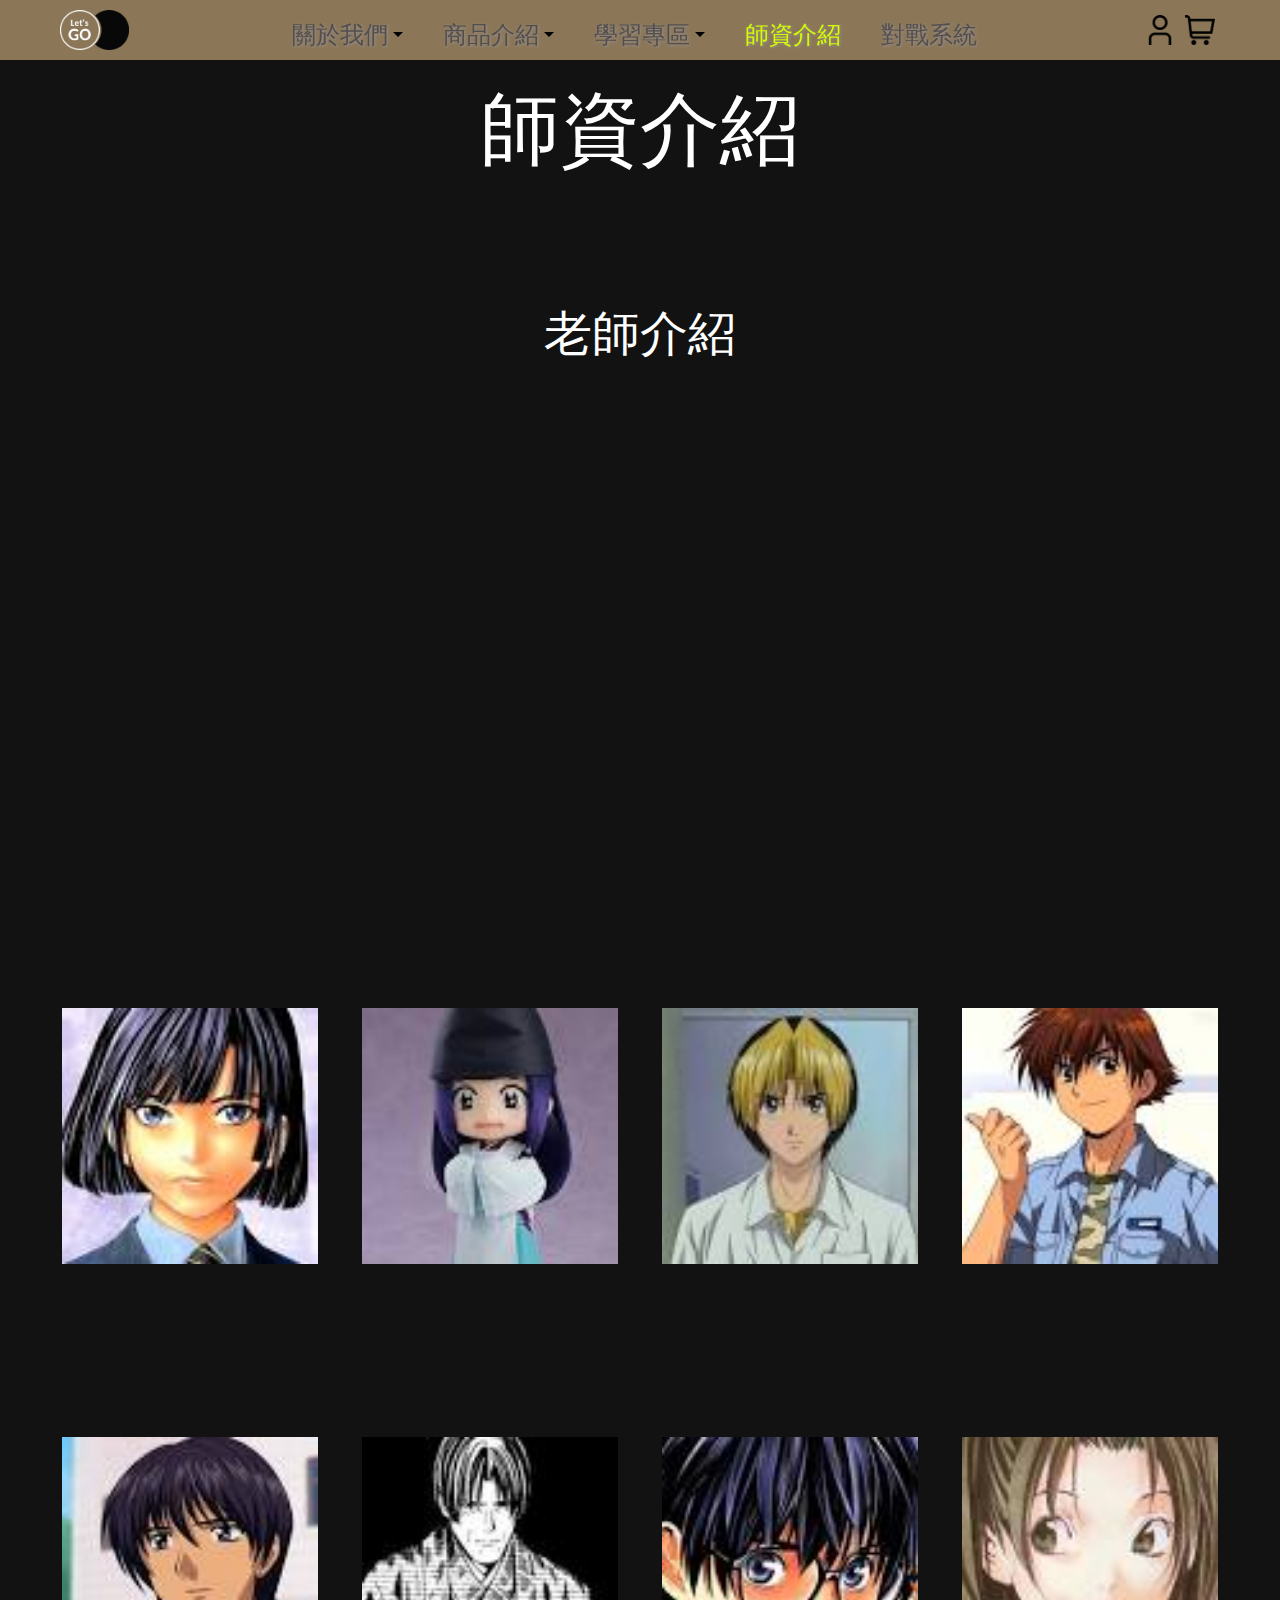
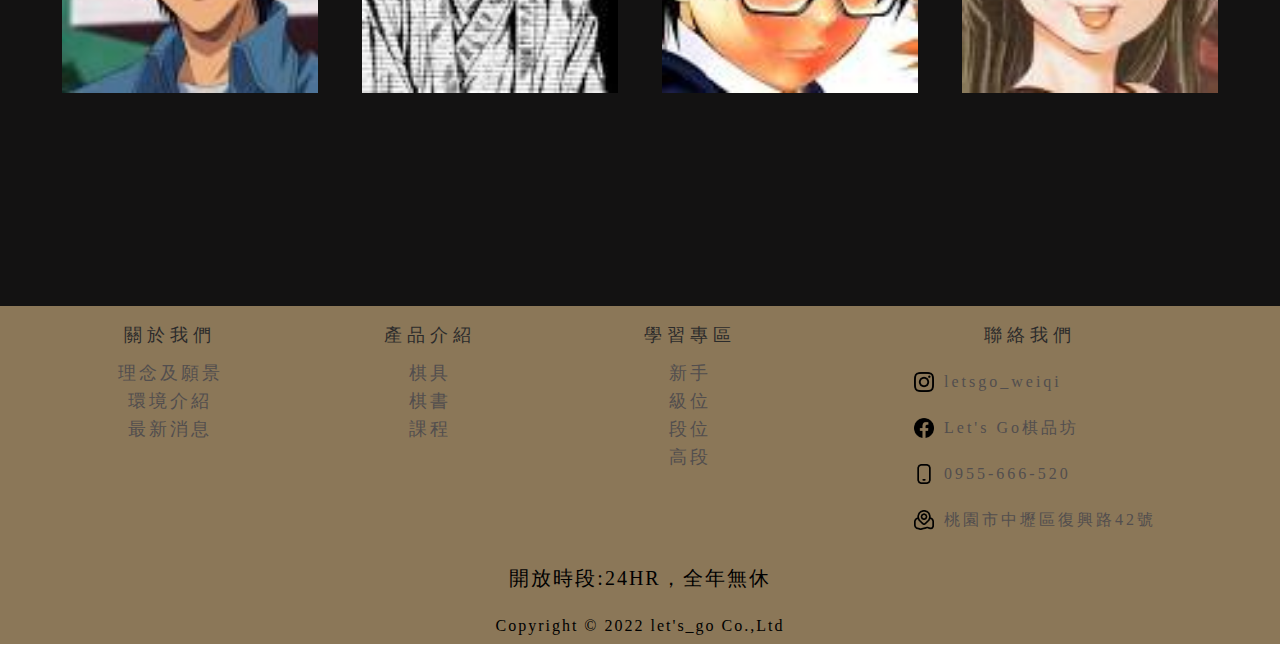
<file: teacher.html>
<!DOCTYPE html>
<html lang="en">
<head>
    <meta charset="UTF-8">
    <meta http-equiv="X-UA-Compatible" content="IE=edge">
    <meta name="viewport" content="width=device-width, initial-scale=1.0">
    <title>師資介紹</title>
    <link rel="stylesheet" href="common.css">
    <link rel="stylesheet" href="header.css">
    <link rel="stylesheet" href="all.css">
</head>
<body>
    <header class="header">
        <input type="checkbox" name="" id="menu-switch">
        <div class="header_div">
            <div class="nav_logo">
                <a href="index.html"><img src="images/lets_go_ps.png" class="logo_img"></a>
            </div>
            <label class="hb" for="menu-switch">
                <span></span>
                <span></span>
                <span></span>  
            </label>
            <nav class="main_nav">
                <ul class="nav_ul">
                    <li class="list_wrap">
                        <a href="about.html" alt="關於我們">關於我們<span class="triangle"></span></a>
                        <ul class="droplist">
                            <li><a href="about.html#contact_us">聯絡我們</a></li>
                            <li><a href="about.html#environment">環境介紹</a></li>
                        </ul>
                    </li>
                    <li class="list_wrap">
                        <a href="product.html" alt="商品介紹">商品介紹<span class="triangle"></span></a>
                        <ul class="droplist">
                            <li><a href="product.html#product_feature">精選商品</a></li>
                            <li><a href="product.html#product_new">最新商品</a></li>
                            <li><a href="product.html#product_hot">熱賣商品</a></li>
                            <li><a href="product.html#product_tools">圍棋棋具</a></li>
                            <li><a href="product.html#product_book">圍棋書籍</a></li>
                        </ul>
                    </li>
                    <li class="list_wrap">
                        <a href="course.html" alt="學習專區">學習專區<span class="triangle"></span></a>
                        <ul class="droplist">
                            <li class="droplist_learning">
                                <a href="#">精選定式<span class="triangle_right"></span></a>
                                <ul class="skill">
                                    <li><a href="">AI定式</a></li>
                                    <li><a href="">三三定式</a></li>
                                    <li><a href="">星位托退</a></li>
                                </ul>
                            </li>
                            <li class="droplist_learning">
                                <a href="#">新手<span class="triangle_right"></span></a>
                                <ul class="skill">
                                    <li><a href="">數氣</a></li>
                                    <li><a href="">吃子</a></li>
                                    <li><a href="">逃跑</a></li>
                                </ul>
                            </li>
                            <li class="droplist_learning">
                                <a href="#">級位<span class="triangle_right"></span></a>
                                <ul class="skill">
                                    <li><a href="">吃子方法</a></li>
                                    <li><a href="">基本布局</a></li>
                                    <li><a href="">基本定式</a></li>
                                </ul>
                            </li>
                            <li class="droplist_learning">
                                <a href="">段位<span class="triangle_right"></span></a>
                                <ul class="skill">
                                    <li><a href="">布局套路</a></li>
                                    <li><a href="">中盤攻殺</a></li>
                                    <li><a href="">收官技巧</a></li>
                                </ul>
                            </li>
                        </ul>
                    </li>
                    <li class="list_wrap">
                        <a href="teacher.html" alt="師資介紹" class="-on">師資介紹</a>
                    </li>
                    <li class="list_wrap">
                        <a href="play.html" alt="對戰系統">對戰系統</a>
                    </li>
                </ul>
            </nav> 
            <div class="nav_icon">
                <a href="member.html">
                    <img src="./images/user.png" alt="user" class="icon_img">
                </a>
                <a href="cart.html">
                    <img src="./images/shopping-cart.png" alt="cart" class="icon_img">
                </a>
            </div>
        </div>
    </header>
    <main class="teacher_main">
        <section class="teacher_sec">
            <h1 class="teacher_h1">師資介紹</h1>
            <div class="teacher_wrap">
                <h2 class="teacher_h2">老師介紹</h2>
                <div class="teacher_slideshow">
                    <div class="teacher_slide">
                        <img src="images/teacher01.jfif" alt="老師1">
                    </div>
                    <div class="teacher_slide">
                        <img src="images/teacher02.jfif" alt="老師2">
                    </div>
                    <div class="teacher_slide">
                        <img src="images/teacher03.jfif" alt="老師3">
                    </div>
                    <div class="teacher_slide">
                        <img src="images/teacher04.jfif" alt="老師4">
                    </div>
                    <div class="teacher_slide">
                        <img src="images/teacher05.jfif" alt="老師5">
                    </div>
                    <div class="teacher_slide">
                        <img src="images/teacher06.jfif" alt="老師6">
                    </div>
                    <div class="teacher_slide">
                        <img src="images/teacher07.jfif" alt="老師7">
                    </div>
                    <div class="teacher_slide">
                        <img src="images/teacher08.jfif" alt="老師8">
                    </div>
                    <div class="teacher_slide">
                        <img src="images/teacher09.jfif" alt="老師9">
                    </div>
                    <div class="teacher_slide">
                        <img src="images/teacher10.jfif" alt="老師10">
                    </div>
                </div>          
            </div>
            <div class="container teacher_info_wrap">
                <div class="row">
                    <div class="col-12 col-md-6 col-md-3 teacher_info">
                        <img src="images/teacher01.jfif" alt="老師1">
                        <div class="teacher_txt">
                            <h3>老師名稱</h3>
                            <p>老師教學模式老師教學模式老師教學模式老師教學模式</p>
                        </div>
                    </div>
                    <div class="col-12 col-md-6 col-md-3 teacher_info">
                        <img src="images/teacher02.jfif" alt="老師2">
                        <div class="teacher_txt">
                            <h3>老師名稱</h3>
                            <p>老師教學模式老師教學模式老師教學模式老師教學模式</p>
                        </div>
                    </div>
                    <div class="col-12 col-md-6 col-md-3 teacher_info">
                        <img src="images/teacher03.jfif" alt="老師3">
                        <div class="teacher_txt">
                            <h3>老師名稱</h3>
                            <p>老師教學模式老師教學模式老師教學模式老師教學模式</p>
                        </div>
                    </div>
                    <div class="col-12 col-md-6 col-md-3 teacher_info">
                        <img src="images/teacher04.jfif" alt="老師4">
                        <div class="teacher_txt">
                            <h3>老師名稱</h3>
                            <p>老師教學模式老師教學模式老師教學模式老師教學模式</p>
                        </div>
                    </div>
                    <div class="col-12 col-md-6 col-md-3 teacher_info">
                        <img src="images/teacher05.jfif" alt="老師5">
                        <div class="teacher_txt">
                            <h3>老師名稱</h3>
                            <p>老師教學模式老師教學模式老師教學模式老師教學模式</p>
                        </div>
                    </div>
                    <div class="col-12 col-md-6 col-md-3 teacher_info">
                        <img src="images/teacher06.jfif" alt="老師6">
                        <div class="teacher_txt">
                            <h3>老師名稱</h3>
                            <p>老師教學模式老師教學模式老師教學模式老師教學模式</p>
                        </div>
                    </div>
                    <div class="col-12 col-md-6 col-md-3 teacher_info">
                        <img src="images/teacher07.jfif" alt="老師7">
                        <div class="teacher_txt">
                            <h3>老師名稱</h3>
                            <p>老師教學模式老師教學模式老師教學模式老師教學模式</p>
                        </div>
                    </div>
                    <div class="col-12 col-md-6 col-md-3 teacher_info">
                        <img src="images/teacher08.jfif" alt="老師8">
                        <div class="teacher_txt">
                            <h3>老師名稱</h3>
                            <p>老師教學模式老師教學模式老師教學模式老師教學模式</p>
                        </div>
                    </div>
                </div>
            </div>
        </section>
    </main>

    <footer class="footer">
        <div class="footer_block">
            <ul class="footer_ul">
                <li class="footer_list">
                    <a href="#" alt="關於我們">關於我們</a>
                    <ul class="footer_ul_inner">
                        <li><a href="#">理念及願景</a></li>
                        <li><a href="#">環境介紹</a></li>
                        <li><a href="#">最新消息</a></li>
                    </ul>
                </li>
                <li class="footer_list">
                    <a href="#" alt="產品介紹">產品介紹</a>
                    <ul class="footer_ul_inner">
                        <li><a href="#">棋具</a></li>
                        <li><a href="#">棋書</a></li>
                        <li><a href="#">課程</a></li>
                    </ul>
                </li>
                <li class="footer_list">
                    <a href="#" alt="學習專區">學習專區</a>
                    <ul class="footer_ul_inner">
                        <li><a href="#">新手</a></li>
                        <li><a href="#">級位</a></li>
                        <li><a href="#">段位</a></li>
                        <li><a href="#">高段</a></li>
                    </ul>
                </li>
                <li class="footer_list">
                    <a href="#" alt="學習專區">聯絡我們</a>
                    <ul class="footer_ul_inner">
                        <li class="contact_list">
                            <img src="./images/instagram.png">
                            <p>letsgo_weiqi</p>
                        </li>
                        <li class="contact_list">
                            <img src="./images/facebook.png">
                            <p>Let's Go棋品坊</p>
                        </li>
                        <li class="contact_list">
                            <img src="./images/mobile-button.png">
                            <p>0955-666-520</p>
                        </li>
                        <li class="contact_list">
                            <img src="./images/map-marker.png">
                            <p>桃園市中壢區復興路42號</p>
                        </li>
                    </ul>
                </li>
            </ul>
            <div class="footer_opentime">
                開放時段:24HR，全年無休
            </div>
            <div class="copyright">
                Copyright © 2022 let's_go Co.,Ltd
            </div>
        </div>
    </footer>
</body>
</html>
</file>
<file: header.css>
#menu-switch{
    display: none;
}
.header{
    background-color: rgb(139,119,88);
    height: 60px;
    box-sizing: border-box;
    position: fixed;
    top: 0;
    width: 100%;
    z-index: 101;
}
.header_div{
    max-width: var(--page-width); 
    padding: 10px;
    margin: auto;
    display: flex;
    justify-content: space-between;
    width: 100%;  
    box-sizing: border-box;
    position: relative;
}
.logo_img{
    height: 40px;
}
.footer{
    width: 100%;
    background-color: rgb(139,119,88);
}
.footer_block{
    max-width: var(--page-width);
    margin: 0 auto;
}
.copyright, .footer_opentime{
    letter-spacing: 2px;
    margin: 0;
    padding: 10px;
    text-align: center;
}
.footer_opentime{
    font-size: 20px;
}
.footer_ul{
    display: flex;
    justify-content: space-around;
}
.footer_list > a , .footer_ul_inner > li > a{
    display: block;
    margin: 10px;
    text-decoration: none;
    font-size: 18px;
    font-weight: 500;
    text-align: center;
}
.footer_list > a{
    color: rgb(43, 43, 43);
    letter-spacing: 5px;
    padding: 10px;
}
.footer_ul_inner > li > a{
    color: rgb(82, 78, 78);
    letter-spacing: 3px;
}
.contact_list{
    margin: 10px;
    display: flex;
    justify-content: flex-start;
}
.contact_list > img{
    margin-left: 20px;
    height: 20px;
    align-self: center;
}
.contact_list > p{
    margin: 10px;
    color: #524e4e;
    letter-spacing: 3px;
}
.copyright, .footer_opentime{
    letter-spacing: 2px;
    margin: 10px;
    text-align: center;
}
.footer_opentime{
    font-size: 20px;
}
.footer_ul_inner > li > a:hover{
    color: rgb(210, 252, 2);
}

@media screen and (max-width:1023.999999px){
    .hb{
        width: 40px;
        height: 40px;
        background-color: rgb(167, 167, 170);
        position: relative;
    }
    .nav_icon{
        display: none;
    }
    .droplist, .skill{
        display: none;
    }
    .nav_logo{
        height: 40px;
        margin-left:  calc(50% - 34.63px);
    }
    .main_nav{
        position: absolute;
        background-color: rgb(0, 68, 255);
        width: 100%;
        left: -100%;
        top: 100%;
        opacity: 0;
        transition: opacity 1s, left 0s 1s;
    }
    .list_wrap{
        height: 40px;
        padding: 10px 20px;
        position: relative;
        text-align: center;
        background-color: rgb(171, 137, 85); 
        box-shadow: 1px 1px 3px rgb(105, 66, 6);
    }
    .list_wrap > a{
        font-size: 22px;
        text-decoration: none;
        color: rgb(210, 252, 2);
        text-shadow: 1px 1px 3px rgb(152, 144, 144);
    }
    .hb span{
        width: 32px;
        height: 2px;
        background-color: #000;
        opacity: 1;
        position: absolute;
        left: 0;
        right: 0;
        margin: auto;
        transform: rotate(0deg);
    }
    .hb span:nth-child(1){
        top: 7px;
        transition: transform .5s, top .5s .5s;
    }
    .hb span:nth-child(2){
        top: 0;
        bottom: 0;
        opacity:1;
        transition: opacity .5s .8s;
}
    .hb span:nth-child(3){
        top: 31px;
        transition: transform .5s, top .5s .5s;
    }
    #menu-switch:checked + .header_div .hb span:nth-child(1){
        top: 19px;
        transform: rotate(45deg);
        transition: top .5s , transform .5s .5s;
    }
    #menu-switch:checked + .header_div .hb span:nth-child(2){
        opacity: 0;
        transition: opacity 0s;
    }
    #menu-switch:checked + .header_div .hb span:nth-child(3){
        top: 19px;
        transform: rotate(-45deg);
        transition: top .5s , transform .5s .5s;
    }
    #menu-switch:checked + .header_div .main_nav{
        left: 0;
        opacity: 1;
        transition:  opacity .5s;
    }
    .footer_list:nth-child(1), .footer_list:nth-child(2), .footer_list:nth-child(3){
        display: none;
    }
    .footer_ul_inner{
        display: flex;
        flex-wrap: wrap;
    }
    .contact_list{
        margin: 0;
        width: 50%;
    }
}
@media screen and (min-width:1024px){
    .hb{
        display: none;
    }   
    .nav_logo{
        height: 40px;
        margin-left: 10px;
    }
    .logo_img{
        height: 40px;
    }
    .main_nav, .nav_ul{
        display: flex;
    }
    span.triangle{
        display: inline-block;
        border-top: 5px solid black;
        border-right: 5px solid transparent;
        border-bottom: 0px solid green;
        border-left: 5px solid transparent;
        width: 0px;
        height: 0px;
        margin: 3px 0 3px 5px;
    }
    .list_wrap{
        display: inline-block;
        height: 40px;
        padding: 10px 20px;
        position: relative;
        background-color: rgb(139,119,88);
    }
    .list_wrap > a{
        font-size: 24px;
        text-decoration: none;
        display: inline-block;
        color: rgb(210, 252, 2);
        text-shadow: 1px 1px 3px rgb(152, 144, 144);
    }
    
    .droplist{
        position: absolute;
        list-style: none;
        margin: 0;
        padding: 0;
        left: 0;
        width: 100%;
        top: calc(10px + 100%);
        display: none;
        background: rgb(58, 39, 1);
        box-shadow: 5px 5px 10px rgb(59, 59, 59);
    }
    .list_wrap:hover .droplist{
        display: block;
    }
    
    .droplist > li, .skill > li{
        text-align: center;
        height: 40px;
        padding: 10px;
        z-index: 100;
    }
    .droplist > li > a, .skill > li > a{
        text-decoration: none;
        font-size: 22px;
        color: #fff;
        text-shadow: 2px 2px 1px rgb(92, 68, 1);
    }
    .droplist_learning{
        position: relative;
    }
    .droplist_learning:hover .skill{
        display: block;
    }
    span.triangle_right{
        display: inline-block;
        border-top: 5px solid transparent;
        border-right: 0px solid black;
        border-bottom: 5px solid transparent;
        border-left: 5px solid white;
        width: 0px;
        height: 0px;
        margin: 3px 0 3px 5px;
    }
    .skill{
        text-align: center;
        padding: 10px;
        position: absolute;
        background-color: rgb(58, 39, 1);
        width: 100%;
        top: 0;
        right: 10px;
        transform: translate(100%);
        z-index: 99;
        display: none;
        border-radius: 50%;
        box-shadow: 5px 5px 10px rgb(59, 59, 59);
    }
    .nav_icon{
        height: 40px;
        margin-right: 10px;
        display:flex;
    }
    .icon_img{
        height: 40px;
        padding: 5px 5px;
    }
    
    /*open nav*/
    .list_wrap > a{
        position: relative;
    }
    .list_wrap > a:before , .list_wrap > a:after{
        content:attr(alt);
        display: block;
        position:absolute;
        left:0;
        top: 0;
        overflow:hidden;
        padding: 5px 0;
        height: 40px;
        backface-visibility:hidden;
        transition:.5s;
        color: rgb(82, 78, 78);
        text-shadow: 1px 1px 3px rgb(152, 144, 144);
    }
    
    .list_wrap > a:before{
        top: 5px;
        height: 20px;
        line-height: 10px;
        background-color: rgb(139,119,88);
        transform-origin: center center -20px;
        transform:perspective(200px) rotateX(0deg) translateZ(-20px);
    }
    .list_wrap > a:after{
        height: 20px;
        top: -10px;
        line-height: 40px;
        background-color: rgb(139,119,88);
        transform-origin: center center -20px;
        transform:perspective(200px) rotateX(0deg) translateZ(-20px);
    }
    .list_wrap > a:hover:before{
        transform:perspective(200px) rotateX(-60deg)
    }
    .list_wrap > a:hover:after{
        transform:perspective(200px) rotateX(60deg)
    }
    
    a.-on:before, a.-on:after  ,a.-on{
        color: rgb(210, 252, 2);
    }
    
    
}
</file>
<file: all.css>
/*header*/

/* index */
.index_nav{
    background-color: rgb(139,119,88);  
    margin: auto;
    height: 60px;
}
.index_nav > a{
    margin: auto;
}
.logo{  
    height: 60px;
    padding: 10px;
    vertical-align: top;
    box-sizing: border-box;
}
.index_main{
    background-color: #000;
}
.index_sec1{
    margin: 0px auto 10px;
    padding: 10px;
    max-width: var(--page-width);
}
.index_h1{
    color: #fff;
    font-size: 80px;
    text-align: center;
    margin: 20px;
    padding: 20px;
}
.index_article{
    margin: 20px auto;
    padding: 20px;
    line-height: 1.3;
    color: #fff;
    font-size: 32px;
    text-align: center;
}

.index_sec2{
    max-width: var(--page-width);
    display: flex;
    justify-content: space-evenly;
    margin: auto;
    padding-bottom: 50px;
}
.index_sec2_pos{
    width: 600px;
    margin: 0;
}

.box{
    width: 200px;
    height: 200px;
    background-size: cover;
    background-repeat: no-repeat;
    background-attachment: fixed;
    background-size: 100% 100%;
    margin: 35% auto;
    transform-style:preserve-3d;
    transform:rotateX(23deg);
    animation:move 5s linear infinite
}
.minbox{ 
    width:100px; 
    height:100px; 
    position: absolute; 
    left:50px; 
    top:30px; 
    transform-style:preserve-3d; 
}
.minbox li{ 
    width:100px; 
    height:100px; 
    position: absolute; 
    left:0; 
    top:0; 
    background: rgb(139,119,88); 
}
.minbox li:nth-child(1){ 
    background: "https://picsum.photos/300/200/?random=50" no-repeat 0 0;
    transform:translateZ(50px); 
} 
.minbox li > ion-icon{
    width: 90%;
    height: 90%;
}
.minbox li:nth-child(2){ 
    background: "https://picsum.photos/300/200/?random=50" no-repeat 0 0; 
    transform:rotateZ(180deg) rotateX(180deg) translateZ(50px); 
} 
.minbox li:nth-child(3){ 
    background: "https://picsum.photos/300/200/?random=50" no-repeat 0 0; 
    transform:rotateX(-90deg) translateZ(50px); 
} 
.minbox li:nth-child(4){ 
    background: "https://picsum.photos/300/200/?random=50" no-repeat 0 0; 
    transform:rotateX(90deg) translateZ(50px); 
} 
.minbox li:nth-child(5){ 
    background: "https://picsum.photos/300/200/?random=50" no-repeat 0 0; 
    transform:rotateY(-90deg) translateZ(50px); 
} 
.minbox li:nth-child(6){ 
    background: "https://picsum.photos/300/200/?random=50" no-repeat 0 0; 
    transform:rotateY(90deg) translateZ(50px); 
}
.maxbox{ 
    width: 200px; 
    height: 200px; 
    position: absolute; 
    left: 0; 
    top: -20px; 
    transform-style: preserve-3d;
}
.maxbox li{ 
    width: 200px; 
    height: 200px; 
    background: rgb(139,119,88); 
    border:1px solid #ccc; 
    position: absolute; 
    left: 0; 
    top: 0; 
    opacity: 0.5; 
    transition:all 1s ease; 
}
.maxbox_txt{
    padding: 10px;
    font-size: 50px;
    color: rgb(139,119,88);
}

.maxbox li:nth-child(1){ 
    background: "https://picsum.photos/300/200/?random=50" no-repeat 0 0;
    transform:translateZ(100px); 
} 
.maxbox li:nth-child(2){ 
    background: "https://picsum.photos/300/200/?random=50" no-repeat 0 0;
    transform:rotateZ(180deg) rotateX(180deg) translateZ(100px); 
} 
.maxbox li:nth-child(3){ 
    background: "https://picsum.photos/300/200/?random=50" no-repeat 0 0;
    transform:rotateX(-90deg) translateZ(100px); 
} 
.maxbox li:nth-child(4){ 
    background: "https://picsum.photos/300/200/?random=50" no-repeat 0 0;
    transform:rotateX(90deg) translateZ(100px); 
} 
.maxbox li:nth-child(5){ 
    background: "https://picsum.photos/300/200/?random=50" no-repeat 0 0;
    transform:rotateY(-90deg) translateZ(100px); 
} 
.maxbox li:nth-child(6){
    background: "https://picsum.photos/300/200/?random=50" no-repeat 0 0;
    transform:rotateY(90deg) translateZ(100px); 
}
.box:hover ol li:nth-child(1){ 
    transform:translateZ(200px);
     width: 300px; 
     height: 300px; 
     opacity: 0.4; 
     left: -50px; 
     top: -50px; 
} 
.box:hover ol li:nth-child(2){ 
    transform:rotateZ(180deg) rotateX(180deg) 
    translateZ(200px); 
    width: 300px; 
    height: 300px; 
    opacity: 0.4; 
    left: -50px; 
    top: -50px; 
} 
.box:hover ol li:nth-child(3){ 
    transform:rotateX(-90deg) translateZ(200px); 
    width: 300px; 
    height: 300px; 
    opacity: 0.4; 
    left: -50px; 
    top: -50px; 
} 
.box:hover ol li:nth-child(4){ 
    transform:rotateX(90deg) translateZ(200px); 
    width: 300px; 
    height: 300px; 
    opacity: 0.4; 
    left: -50px; 
    top: -50px; 
} 
.box:hover ol li:nth-child(5){ 
    transform:rotateY(-90deg) translateZ(200px); 
    width: 300px; 
    height: 300px; 
    opacity: 0.4; 
    left: -50px; 
    top: -50px; 
} 
.box:hover ol li:nth-child(6){ 
    transform:rotateY(90deg) translateZ(200px); 
    width: 300px; 
    height: 300px; 
    opacity: 0.4; 
    left: -50px; 
    top: -50px; 
}
.box:hover .maxbox_txt{
    text-align: center;
    color: rgb(255, 217, 0);
    transition: all 1s ease;
}
@keyframes move{ 
    0%{ -webkit-transform: rotateX(23deg) rotateY(0deg); } 
    100%{ -webkit-transform:rotateX(23deg) rotateY(360deg); } 
}

.menu_wrap{
    display: flex;
    flex-direction: column;
    justify-content: center;
    align-items: center;
}
.index_txt{
    text-align: center;
    margin: 50px;
    padding: 10px;
    color: #fff;
    font-size: 24px;
}
.plus{
    padding: 5px;
    
}
.menu{
    position: relative;
    width: 400px;
    height: 400px;
    display: flex;
    justify-content: center;
    align-items: center;
}
.menu_li{
    position: absolute;
    left: 0;
    list-style: none;
    transform-origin: 200px;
    transition: 0.5s calc(0.1s * var(--i));
    transform: rotate(0deg) translateX(175px);
}
.menu.active .menu_li{
    transform: rotate(calc(360deg / 8 * var(--i)));
}
.menu_li > a{
    display: flex;
    justify-content: center;
    align-items: center;
    width: 60px;
    height: 60px;
    background-color: #fff;
    border-radius: 50%;
    transform: rotate(calc(360deg / -8 * var(--i)));
    box-shadow: 0 0 4px rgba(0 0 0 0.15);
    color: #111;
    transition: 0.5s;
}
.menu_li > a:hover{
    color:#ff1215;
}
.menu_li > a > ion-icon, .menu_li > a > img{
    width: 60%;
    height: 50%;
}
.toggle{
    position: absolute;
    width: 100px;
    height: 100px;
    background-color: #fff;
    display: flex;
    justify-content: center;
    align-items: center;
    z-index: 10000;
    border-radius: 50%;
    cursor: pointer;
    box-shadow: 0 0 4px rgba(0 0 0 0.15);
    font-size: 32px;
    transition: 1.25s;
}
.menu.active .toggle{
    transform: rotate(315deg);
}

/*about*/
.about_main{
    background-color: rgb(19, 18, 18);
    width: 100%;
    box-sizing: border-box;
    padding-bottom: 50px;
}
.about_h1{
    font-size: 80px;
    color: #fff;
    text-align: center;
    margin: 60px auto 0;
    padding: 30px;
}
.about_sec{
    max-width: var(--page-width);
    width: 100%;
    margin: auto;
}
.about_h2{
    font-size: 48px;
    color: #fff;
    text-align: center;
    margin: 100px auto 30px;
    padding: 10px;
}
.about_poem, .about_blog_article{
    margin: 50px;
}
.about_poem > p{
    text-align: center;
    padding: 10px;
    font-size: 20px;
    letter-spacing: 4px;
    font-style: italic;
    color: #fff;
    line-height: 1.2;
    text-decoration: underline rgb(196, 194, 194) dashed;
}
.about_blog_article >p{
    text-align: center;
    padding: 10px;
    font-size: 22px;
    letter-spacing: 4px;
    color: #fff;
}
.about_contact_us_wrap{
    margin: 20px;
}
.about_contact_us_blog{
    text-align: center;
    font-size: 22px;
    letter-spacing: 4px;
    line-height: 2;
    color: #fff;
    padding: 20px;  
}
.about_map{
    padding: 20px;
    aspect-ratio: 800/450;
}
.about_map >iframe{
    width: 100%;
    height: 100%;
    vertical-align: middle;
}
.slider_container {
    margin: 20px;
    max-width:var(--page-width);
    height: 500px;
    position: relative;
    border: 20px solid #8b7758;    
    background-color: rgb(19, 18, 18);
    box-shadow: #666 0 0 5px;
}
.slider_wrap{
    position: absolute;
    padding: 10px;
    width: 100%;
    top: 0;
    left: 0;
    opacity: 0;
    filter: alpha(opacity=0);
    animation: round 20s linear infinite;
}
.slider_wrap > span{
    margin: auto;
    display: block;
    height: 30px;
    text-align: center; 
    font-size: 28px;
    padding: 10px;
    color: #fff;
}
.about_slider_img{
    width: 100%;
    height: 400px;
    object-fit: cover;
}
.about_carousel{
    display: none;
}
@keyframes round {
    4% {
        opacity: 1;
        filter: alpha(opacity=100);
    }
    20% {
        opacity: 1;
        filter: alpha(opacity=100);
    }
    24% {
        opacity: 0;
        filter: alpha(opacity=0);    
    }
}
.slider_container div:nth-child(4) {
    animation-delay: 0s;
}

.slider_container div:nth-child(3) {
    animation-delay: 5s;
}

.slider_container div:nth-child(2) {
    animation-delay: 10s;
}

.slider_container div:nth-child(1) {
    animation-delay: 15s;
}
.about_tool_wrap_lg{
    margin: auto;
}
.about_tool_wrap{
    display: flex;
    flex-wrap: nowrap;
    flex-direction: column;
    justify-content: space-around;
    width: 70%;
    text-align: center;
    margin: 10px auto;
    background-color:rgb(139,119,88);
    border-radius: 10px;
}

.about_toolimg {
    text-align: center;
    width: 50%;
    margin: auto;
}
.about_toolimg > img{
    width: 100%;
    height: 100%;
    padding: 10px;
}
.about_tool_info{
    width: 100%;
    margin: 10px auto 0;
}
.about_tool_title{
    color: #fff;
    padding: 10px;
    font-size: 24px;
    font-weight: 700;
    text-align: center;
}
.about_tool_text{
    color: #fff;
    font-size: 20px;
    text-align: left;
    padding: 5px;
    line-height: 1.26;
}

/*product*/
.product_main{
    background-color: #131212;
    width: 100%;
    box-sizing: border-box;
    padding-bottom: 50px;
}
.product_sec{
    max-width: var(--page-width);
    width: 100%;
    margin: auto;
}
.product_sec_carousel{
    overflow: hidden;
    height: 450px;
	place-items: center;
	background: linear-gradient(to right,#131212, #000a35, #001368, #001368, #000c3f, #131212);
}
.product_carousel > div {
	backface-visibility: hidden;
}
.product_carousel_container{
    position: relative;
    width: 500px;
    height: 250px;
    perspective: 600px;
    margin: auto;
}

.product_carousel {
    position: absolute;
    width: 100%;
    height: 100%;
    transform-style: preserve-3d;
    transform: translateZ(-300px);
    transition: all 1s ease-in;
}
.product_carousel > div {
    display: block;
    position: absolute;
    margin: 120px auto;
    left: 170px;
    width: 200px;
    object-fit: cover;
    border: 1px solid #000a35;
    border-radius: 10px;
	overflow: hidden;
}
.product_carousel {
    animation: spin 25s infinite linear;
}

.product_carousel >div> img {
	display: block;
	width: 100%;
	max-width: 100%;
	aspect-ratio: 3 / 2;
	object-fit: cover;
}
.product_carousel div:nth-child(1) { transform: rotateY(   0deg ) translateZ( 300px ); }
.product_carousel div:nth-child(2) { transform: rotateY(  40deg ) translateZ( 300px ); }
.product_carousel div:nth-child(3) { transform: rotateY(  80deg ) translateZ( 300px ); }
.product_carousel div:nth-child(4) { transform: rotateY( 120deg ) translateZ( 300px ); }
.product_carousel div:nth-child(5) { transform: rotateY( 160deg ) translateZ( 300px ); }
.product_carousel div:nth-child(6) { transform: rotateY( 200deg ) translateZ( 300px ); }
.product_carousel div:nth-child(7) { transform: rotateY( 240deg ) translateZ( 300px ); }
.product_carousel div:nth-child(8) { transform: rotateY( 280deg ) translateZ( 300px ); }
.product_carousel div:nth-child(9) { transform: rotateY( 320deg ) translateZ( 300px ); }

@keyframes spin {
	from { transform: rotateY(0); }
	to { transform: rotateY(360deg); }
}
.product_carousel:hover {
    animation-play-state: paused;
} 

.product_h1{
    font-size: 80px;
    color: #fff;
    text-align: center;
    margin: 60px auto 0;
    padding: 30px;
}

.product_sec2{
    max-width: var(--page-width);
    width: 100%;
    margin: 80px auto;
}
.product_concept_wrap{
    width: 100%;
    padding: 30px;
    margin: 0;
    position: relative;
}
.product_concept{
    vertical-align: top;
    position: absolute;
    top: 5%;
    left: 20px;
    padding: 10px;
    color: #fff;
    font-size: 60px;
    letter-spacing: 5px;
}
.product_concept_title{
    text-align: right;
    font-size: 48px;
    color: #fff;
    margin: 100px auto 0;
    padding: 0px;
}
.slash{
    height: 230px;
    width: 2px;
    background: #fff;
    transform: rotate(45deg);
    position: absolute;
    left: 150px;
    top: -5%;
    z-index: 1;
}
.product_slogan{
    text-align: right;
    color: #fff;
    font-size: 24px;
    padding: 20px;
    line-height: 1.5;
}
.product_sec2_imgblock{
    display: flex;
    flex-direction: column;   
    width: 100%;
    min-width: 400px;
    height: 100%;
    margin-left: auto;    
}
.product_sec2_imgblock > img{
    height: 50%;
    margin: 10px;
    border-radius: 5px;
}
.product_sec3{
    max-width: var(--page-width);
    width: 100%;
    margin: auto;
}
.product_nav_pos{
    position: relative;
}
.product_nav{
    margin: auto;
    top: 80px;    
}
.product_nav_stick{
    background-color: #131212;
    top: 60px;
    position: sticky;
    z-index: 2;
}
.product_sec3_ul{
    display: flex;
    justify-content: space-evenly; 
}
.product_sec3_ul > li{
    margin: 5px;
    border-radius: 5px;
    background-color: rgb(139,119,88);
}
/* .product_sec3_ul > li:hover{
    background-color: rgb(184, 146, 89); 
    border: 1px dashed white;
    box-shadow: 1px 1px 1px 1px rgb(207, 171, 116); 
} */
.product_sec3_ul > li > a{
    color: #fff;
    display: block;
    text-decoration: none;
    text-align: center;
    font-size: 22px;
    padding: 5px;
    margin: 10px;
}
.product_title{
    background-color: #131212;
    color: #fff;
    text-shadow: 3px 3px 3px rgb(2, 110, 252);
    font-size: 60px;
    text-align: center;
    margin: 30px 0;
    padding: 30px 30px 10px;
    letter-spacing: 5px;
    position: sticky;
    top: 100px;
    z-index: 1;
}
.product_feature{
    display: flex;
    flex-direction: column;
    flex-wrap: nowrap; 
}
.product_feature_img{
    margin: auto;
    padding: 20px;
}
.product_feature_img> img{
    width: 100%;
    height: 100%;
    object-fit: cover;
}
.product_feature_txt > h4{
    color: #fff;
    font-size: 38px;
    padding: 10px;
    margin: 20px;
    letter-spacing: 2px;
}
.product_feature_txt > p{
    color: #fff;
    font-size: 24px;
    padding: 10px;
    margin: 20px;
    line-height: 1.5;
}
.boxuse >div{
    padding: 10px;
}
.newproduct{
    height: 100%;
    text-align: center;
    display: flex;
    flex-wrap: wrap;
    flex-direction: column;    
    position: relative;
    width: 50%;
    margin: auto;
    background-color: rgb(139,119,88);
}
.newproduct > div{
    margin: auto;
    padding: 5px;
    margin: 10px auto;
    width: 70%;
    text-align: center;
}
.newproduct > div > img{
    width: 100%;
    height: 100%;
}
.newproduct > h4{
    margin: 5px;
    font-size: 24px;
    font-weight: 800;
    color: #fff;
}
.new{
    position: absolute;
    background-color: rgb(255, 94, 0);
    color: #fff;
    padding: 5px;
    top: -5px;
    left: -5px;
}
.info{
    margin: 5px;
    padding: 10px;
    text-align: left;
    font-size: 18px;
    line-height: 1.2;
    flex-grow: 1;
    color: #fff;
}
.price{
    margin: 5px;
    padding: 5px;
    text-align-last: left;
    color: #fff;
}
.newproduct_more{
    display: block;
    text-align: right;
    padding: 3px;
    margin-right: 22%;
    color: rgb(139,119,88);
    text-decoration: none;
    font-size: 18px;
}

.course_main{
    background-color: #131212;
    width: 100%;
    box-sizing: border-box;
    padding-bottom: 50px;
}
.course_sec{
    max-width: var(--page-width);
    width: 100%;
    margin: auto;
}
.course_sec_carousel{
    margin: 60px auto;
    height: 600px;
	background: linear-gradient(to right,#131212, #000a35, #001368, #001368, #000c3f, #131212);
}
#sliderBoard{  
	/* border:  1px solid #ccc; */
    margin: auto;
	width: 450px;
	height: 600px;
	overflow: hidden;
    padding-top: 50px;
}
#content{	
	position: relative;
}
#content li{	
	float: left;
}

#sliderBoard .image{
	width: 450px;
	height: 450px;
}
.course_img_txt{
    width: 450px;
    height: 50px;
    padding: 10px;
    font-size: 28px;
    color: #fff;
    text-align: center;
}

#contentButton{
	text-align: center;
	height: 50px;
}
#contentButton li{
	width: 20px;
	height: 20px;
	border-radius: 50%;
	background-color: #ccc;

	display: inline-block;
	margin: 5px;
}
#contentButton li.clicked{
	background-color: #666;
}
.course_h2{
    font-size: 48px;
    color: #fff;
    text-align: center;
    margin: 100px auto 30px;
    padding: 10px;
}
.course_h3{
    color: #fff;
    text-align: center;
    font-size: 38px;
    padding: 10px;
    margin: 20px;
    letter-spacing: 2px;
}
.course_p{
    text-align: center;
    color: #fff;
    font-size: 24px;
    padding: 10px;
    margin: 20px;
    line-height: 1.5;
}
/*course*/

.goboard{
    margin: 5px auto;
    height:540px;
    width: 540px;
    background-color: #9d5d03;
    background-image: linear-gradient(to right, transparent 29px, #000 30px),
                linear-gradient(to left, transparent 29px, #000 30px),
                linear-gradient(to top, transparent 29px, #000 30px),
                linear-gradient(to bottom, transparent 29px, #000 30px);
    background-size: 30px 30px;
    position: relative;
    box-shadow: 1px 1px 2px 1px #704200;
    border: 1px solid #fff;
}
.boardcircle > div{
    background-color: #000;
    position: absolute;
    width: 8px;
    height: 8px;
    border-radius: 50%;
}
.circle1{
    top: 86px;
    left: 86px;
}
.circle2{
    top: 86px;
    left: 266px;
}
.circle3{
    top: 86px;
    left: 446px;
}
.circle4{
    top: 266px;
    left: 86px;
}
.circle5{
    top: 266px;
    left: 266px;
}
.circle6{
    top: 266px;
    left: 446px;
}
.circle7{
    top: 446px;
    left: 86px;
}
.circle8{
    top: 446px;
    left: 266px;
}
.circle9{
    top: 446px;
    left: 446px;
}
.joseki > div:nth-child(2n-1){
    background-color: #000;
    position: absolute;
    width: 30px;
    height: 30px;
    border-radius: 50%;
}
.joseki > div:nth-child(2n){
    background-color: #fff;
    position: absolute;
    width: 30px;
    height: 30px;
    border-radius: 50%;
}
.go7_1{
    top: 75px;
    left: 75px;
}
.go7_2{
    top: 75px;
    left: 45px; 
}
.go7_3{
    top: 45px;
    left: 45px;
}
.go7_4{
    top: 75px;
    left: 45px;
    display: none;
}
.go7_5{
    top: 105px;
    left: 45px;
}
.go7_6{
    top: 135px;
    left: 15px;
    display: none;
}
.go7_7{
    top: 75px;
    left: 15px;
}




.teacher_main{
    background-color: #131212;
    width: 100%;
    box-sizing: border-box;
    padding-bottom: 50px;
}
.teacher_sec{
    max-width: var(--page-width);
    width: 100%;
    margin: auto;
}
.teacher_h1{
    font-size: 80px;
    color: #fff;
    text-align: center;
    margin: 60px auto 0;
    padding: 30px;
}
.teacher_h2{
    font-size: 48px;
    color: #fff;
    text-align: center;
    margin: 100px auto 30px;
    padding: 10px;
}
.teacher_wrap{
    margin: 0;
    padding: 0;
    display: flex;
    flex-direction: column;
    justify-content: center;
    align-items: center;
}
.teacher_slideshow{
    position: relative;
    width: 400px;
    height: 400px;
    transform-style: preserve-3d;
    perspective: 1000px;
}
.teacher_slide{
    position: absolute;
    top: 0;
    left: 0;
    right: 0;
    bottom: 0;
    animation: teacher_slider 15s linear infinite;
    transform: rotateY(90deg);
}
.teacher_slideshow:hover .teacher_slide{
    animation-play-state: paused;
} 
.teacher_slide:nth-child(1){
    animation-delay: 0s ;
}
.teacher_slide:nth-child(2){
    animation-delay: 1.5s ;
}
.teacher_slide:nth-child(3){
    animation-delay: 3s ;
}
.teacher_slide:nth-child(4){
    animation-delay: 4.5s ;
}
.teacher_slide:nth-child(5){
    animation-delay: 6s ;
}
.teacher_slide:nth-child(6){
    animation-delay: 7.5s ;
}
.teacher_slide:nth-child(7){
    animation-delay: 9s ;
}
.teacher_slide:nth-child(8){
    animation-delay: 10.5s ;
}
.teacher_slide:nth-child(9){
    animation-delay: 12s ;
}
.teacher_slide:nth-child(10){
    animation-delay: 13.5s ;
}
.teacher_slide >img{
    position: absolute;
    width: 100%;
    height: 100%;
    top: 0;
    left: 0;
    object-fit: cover;
    transform: rotateY(180deg);
}
@keyframes teacher_slider {
    0%{
        transform: rotateY(90deg);
    }
    10%, 100%{
        transform: rotateY(270deg);
    }
}
.teacher_info_wrap{
    margin: 100px auto;
}  
.teacher_info{
    margin: 100px auto 50px;
    padding: 10px;
    width: 60%;
    position: relative;
}
.teacher_info >img{
    width: 100%;
}
.teacher_txt{
    position: absolute;
    width: 100%;
    top: 25%;
    opacity: 0;
}
.teacher_info:hover .teacher_info>img{
    filter:blur(4px);
}
.teacher_info:hover .teacher_txt{
    top: 100%;
    opacity: 1;
}
.teacher_txt >h3{
    color: #fff;
    text-align: center;
    font-size: 38px;
    padding: 5px;
    margin: 10px;
    letter-spacing: 2px;
}
.teacher_txt>p{
    margin: 5px;
    padding: 10px;
    text-align: left;
    font-size: 18px;
    line-height: 1.2;
    flex-grow: 1;
    color: #fff;
}
.play_main{
    background-color: #131212;
    width: 100%;
    box-sizing: border-box;
    padding-bottom: 50px;
}
.play_sec{
    max-width: var(--page-width);
    display: flex;
    flex-direction: column;
    width: 100%;
    height: 100vh;
    margin: auto;
}
.play_h1{
    font-size: 80px;
    color: #fff;
    text-align: center;
    margin: 60px auto 100px;
    padding: 30px;
}
.play_link{
    text-decoration: none;
    /* outline: 1px solid red; */
}
.play_h2{
    font-size: 48px;
    color: #fff;
    text-align: center;
    margin:auto;
    padding:20px  ;
}
.play_p{
    text-align: left;
    color: #fff;
    margin: 10px auto 50px;
    font-size: 24px;
    padding: 20px;
    line-height: 1.5;
}
.play_box:hover .play_h2, .play_box:hover .play_p{
    color: #ffef12;
}
.play_box{
    position: relative;
    top: 20%;
    left: 50%;
    margin-top: 50px ;
    transform: translate(-50%, -50%);
    width: 400px;
    height: 400px;
    background-color: rgb(139,119,88);
    box-sizing: border-box;
    overflow: hidden;
    box-shadow: 0px 20px 50px rgba(0, 0, 0, .5);
    border: 2px solid rgba(0, 0, 0, .5);
    
}
.play_box::before{
    content: '';
    position: absolute;
    top: 0;
    left: -100%;
    width: 100%;
    height: 100%;
    background-color: rgba(255, 255, 255, .3);
    transition: 0.5s;
}
.play_box:hover::before{
    left: -50%;
    transform: skewX(-5deg);
}
.play_box::after{
    content: '';
    position: absolute;
    top: 0;
    right: -100%;
    width: 100%;
    height: 100%;
    background-color: rgba(0, 0, 0, .3);
    transition: 0.5s;
}

.play_box:hover::after{
    right: -50%;
    transform: skewX(-5deg);
}
.play_content{
    position: absolute;
    top: 20px;
    left: 20px;
    right: 20px;
    bottom: 20px;
    border: 2px solid #ffeb3b;
    padding: 30px;
    text-align: center;
    box-shadow: 0px 5px 10px rgba(0, 0, 0, .5);
}
.play_span{
    position: absolute;
    top: 0;
    left: 0;
    width: 100%;
    height: 100%;
    display: block;
    box-sizing: border-box;
}
.play_span:nth-child(1){
    transform: rotate(0deg);
}
.play_span:nth-child(2){
    transform: rotate(90deg);
}
.play_span:nth-child(3){
    transform: rotate(180deg);
}
.play_span:nth-child(4){
    transform: rotate(270deg);
}
.play_span::before{
    content: '';
    position: absolute;
    width: 100%;
    height: 5px;
    background-color: #1100ff;
    animation: playborder 4s linear infinite;
}
@keyframes playborder {
    0%{
        transform: scaleX(0);
        transform-origin: left;
    }
    50%{
        transform: scaleX(1);
        transform-origin: left;
    }
    50.1%{
        transform: scaleX(1);
        transform-origin: right;
    }
    100%{
        transform: scaleX(0);
        transform-origin: right;
    }
}
@media screen and (min-width:768px){
    .about_contact_us_blog{
        text-align: left;
    }
    .about_tool_wrap{
        flex-direction: row;
        align-items: center;
        width: 100%;
        margin: 10px auto;
    }
    .about_toolimg{
        width: 100%;
    }
    .about_tool_info{
        height: 150px;
        display: flex;
        flex-direction: column;
        justify-content: space-evenly;
    }
    .product_nav_pos{
        /* position: relative; */
        height: 100%;
    }

    .product_nav_stick{
        position: sticky;
        top: 140px;
        height: 100%;
        padding: 5px;
    }
    .newproduct{
        width: 100%;
    }
    .product_title{
        top: 40px;
    }
    .product_sec3_ul{
        flex-direction: column;
    }
    .product_nav{
        padding: 5px;
        margin: 5px;
    }
    .newproduct_more{
        margin-right: 5px;
    }
    .teacher_info{
        width: 38%;
    }
}
@media screen and (min-width:1024px) {
    .slider_container{
        display: none;
    }
    .about_carousel {
        display: flex;
        width: 100%;
        height: 500px;
        margin: 20px;
        max-width:var(--page-width);
        position: relative;
        border: 20px solid #8b7758;    
        background-color: rgb(19, 18, 18);
        box-shadow: #666 0 0 5px;
    }
    .about_carouselbox {
        box-sizing: border-box;
        padding: 10px;
        width: 100%;
        flex: 1;
        overflow: hidden;
        transition: .5s;
        margin: 0 ;
        box-shadow: 0 20px 30px rgba(0,0,0,.1);
        line-height: 0;
    }   
    .about_carouselbox > img {
        width: 100%;
        height: 400px;
        object-fit: cover; 
        transition: .5s;
    }
    .about_carouselbox > span {
        font-size: 28px;
        display: block;
        text-align: center;
        height: 30px;
        line-height: 1.6;
        color: #fff;
        margin: auto;
        padding: 5px;
    }
    .about_carouselbox:hover { 
        flex: 1 1 50%; 
    }
    .about_carouselbox:hover > img {
        width: 100%;
    }
    .about_contact_us_blog{
        text-align: left;
    }
    .about_tool_wrap{
        flex-direction: column;
        justify-content: start;
        flex-wrap: wrap;
        height: 100%;
    }
    .about_toolimg{
        height: 200px;
    }
    .about_toolimg >img{
        object-fit: contain;
    }
    .about_tool_info{
        display: flex;
        justify-content: start;
        height: fit-content;
    }
    .about_tool_text{
        flex-grow: 1;
    }
    .product_feature{
        display: flex;
        flex-direction: row;
    }
    .play_sec{
        display: flex;
        flex-direction: row;
        position: relative;
        padding: 150px 0;
    }
    .play_link:nth-child(1){
        position: absolute;
        margin:  50px auto;
        left: 8%;
    }
    .play_link:nth-child(2){
        position: absolute;
        margin:  50px auto;
        right: 8%;
    }
    .teacher_info{
        width: 23%;
    }
}
@media screen and (min-width:1024px){

}
</file>
<file: common.css>
/* http://meyerweb.com/eric/tools/css/reset/ 
   v2.0 | 20110126
   License: none (public domain)
*/
html{
    --page-width: 1200px;
}
/*reset*/
*{
    box-sizing: border-box;
}
html, body, div, span, applet, object, iframe,
h1, h2, h3, h4, h5, h6, p, blockquote, pre,
a, abbr, acronym, address, big, cite, code,
del, dfn, em, img, ins, kbd, q, s, samp,
small, strike, strong, sub, sup, tt, var,
b, u, i, center,
dl, dt, dd, ol, ul, li,
fieldset, form, label, legend,
table, caption, tbody, tfoot, thead, tr, th, td,
article, aside, canvas, details, embed, 
figure, figcaption, footer, header, hgroup, 
menu, nav, output, ruby, section, summary,
time, mark, audio, video {
	margin: 0;
	padding: 0;
	border: 0;
	font-size: 100%;
	font: inherit;
	vertical-align: baseline;
}
/* HTML5 display-role reset for older browsers */
article, aside, details, figcaption, figure, 
footer, header, hgroup, menu, nav, section {
	display: block;
}
body {
	line-height: 1;
}
ol, ul {
	list-style: none;
}
blockquote, q {
	quotes: none;
}
blockquote:before, blockquote:after,
q:before, q:after {
	content: '';
	content: none;
}
table {
	border-collapse: collapse;
	border-spacing: 0;
}


/*grid*/
.container{
    /* outline: 1px solid white; */
    max-width: 1200px;
    margin: auto;
    /* outline: 1px solid red; */
    padding: 0 15px;
    /* padding-left: 15px;
    padding-right: 15px; */
}
.row{
    /* outline: 1px solid rgb(177, 175, 175); */
    display: flex;
    flex-wrap: wrap;
    /* outline: 1px solid red; */
    margin-left: -15px;
    margin-right: -15px;
}
[class*='col-']
,.col{
    /* outline: 1px solid rgb(243, 21, 132); */
    padding-left: 15px;
    padding-right: 15px;
    box-sizing: border-box;
}
/* .col{
    padding-left: 10px;
    padding-right: 10px;
    box-sizing: border-box;
} */
.col-1{ width: 8.333333%;}
.col-2{ width: 16.666666%;}
.col-3{ width: 25%;}
.col-4{ width: 33.333333%;}
.col-5{ width: 41.666666%;}
.col-6{ width: 50%;}
.col-7{ width: 58.333333%;}
.col-8{ width: 66.666666%;}
.col-9{ width: 75%;}
.col-10{ width: 83.333333%;}
.col-11{ width: 91.666666%;}
.col-12{ width: 100%;}

@media screen  and (min-width:768px){
    .col-md-1{ width: 8.333333%;}
    .col-md-2{ width: 16.666666%;}
    .col-md-3{ width: 25%;}
    .col-md-4{ width: 33.333333%;}
    .col-md-5{ width: 41.666666%;}
    .col-md-6{ width: 50%;}
    .col-md-7{ width: 58.333333%;}
    .col-md-8{ width: 66.666666%;}
    .col-md-9{ width: 75%;}
    .col-md-10{ width: 83.333333%;}
    .col-md-11{ width: 91.666666%;}
    .col-md-12{ width: 100%;}
}
@media screen  and (min-width:1024px){
    .col-lg-1{ width: 8.333333%;}
    .col-lg-2{ width: 16.666666%;}
    .col-lg-3{ width: 25%;}
    .col-lg-4{ width: 33.333333%;}
    .col-lg-5{ width: 41.666666%;}
    .col-lg-6{ width: 50%;}
    .col-lg-7{ width: 58.333333%;}
    .col-lg-8{ width: 66.666666%;}
    .col-lg-9{ width: 75%;}
    .col-lg-10{ width: 83.333333%;}
    .col-lg-11{ width: 91.666666%;}
    .col-lg-12{ width: 100%;}
}
@media screen  and (min-width:1200px){
    .col-xl-1{ width: 8.333333%;}
    .col-xl-2{ width: 16.666666%;}
    .col-xl-3{ width: 25%;}
    .col-xl-4{ width: 33.333333%;}
    .col-xl-5{ width: 41.666666%;}
    .col-xl-6{ width: 50%;}
    .col-xl-7{ width: 58.333333%;}
    .col-xl-8{ width: 66.666666%;}
    .col-xl-9{ width: 75%;}
    .col-xl-10{ width: 83.333333%;}
    .col-xl-11{ width: 91.666666%;}
    .col-xl-12{ width: 100%;}
}

/* ============================================= */
.row-cols-1 .col{width: 100%;}
.row-cols-2 .col{width: 50%;}
.row-cols-3 .col{width: 33.333333%;}
.row-cols-4 .col{width: 25%;}
.row-cols-5 .col{width: 20%;}
.row-cols-6 .col{width: 16.666666%;}

@media screen and (min-width:768px) {
    .row-cols-md-1 .col{width: 100%;}
    .row-cols-md-2 .col{width: 50%;}
    .row-cols-md-3 .col{width: 33.333333%;}
    .row-cols-md-4 .col{width: 25%;}
    .row-cols-md-5 .col{width: 20%;}
    .row-cols-md-6 .col{width: 16.666666%;}
} 
@media screen and (min-width:1024px) {
    .row-cols-lg-1 .col{width: 100%;}
    .row-cols-lg-2 .col{width: 50%;}
    .row-cols-lg-3 .col{width: 33.333333%;}
    .row-cols-lg-4 .col{width: 25%;}
    .row-cols-lg-5 .col{width: 20%;}
    .row-cols-lg-6 .col{width: 16.666666%;}
} 
@media screen and (min-width:1200px) {
    .row-cols-xl-1 .col{width: 100%;}
    .row-cols-xl-2 .col{width: 50%;}
    .row-cols-xl-3 .col{width: 33.333333%;}
    .row-cols-xl-4 .col{width: 25%;}
    .row-cols-xl-5 .col{width: 20%;}
    .row-cols-xl-6 .col{width: 16.666666%;}
}
</file>
